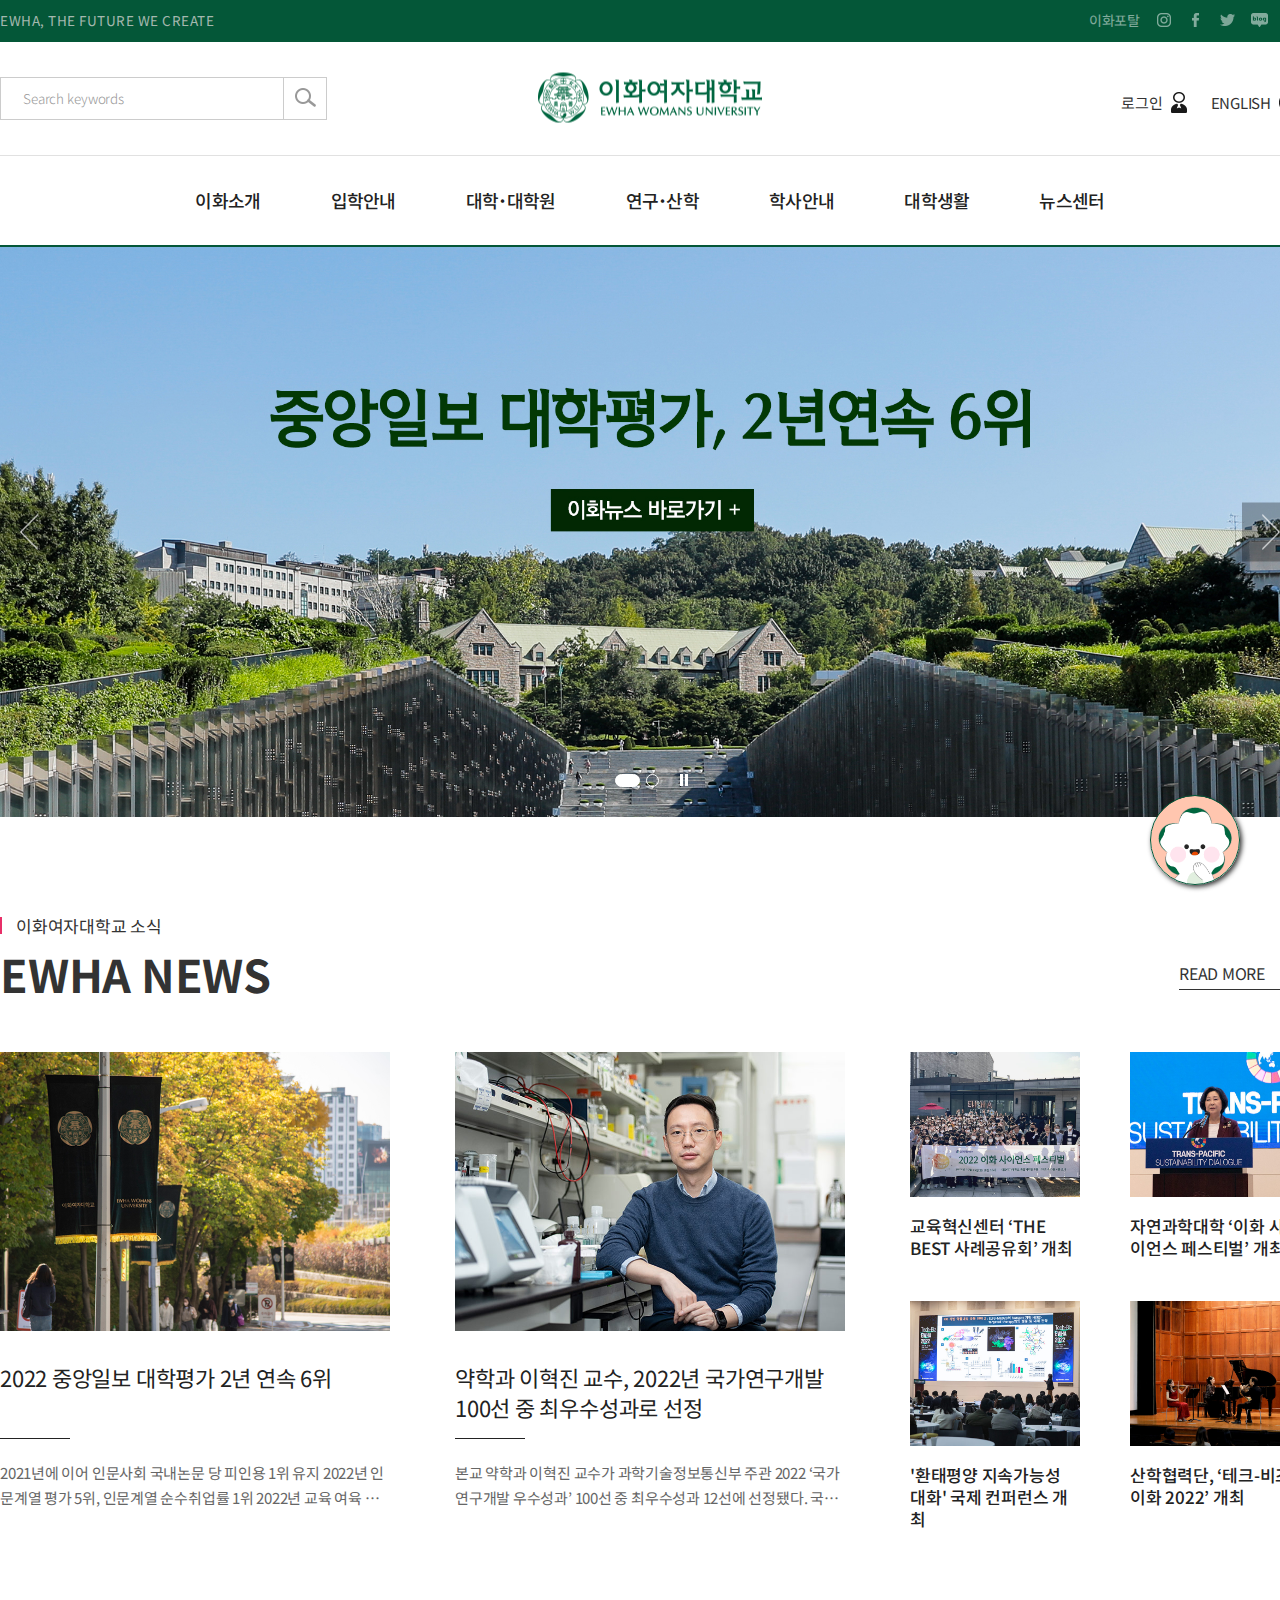
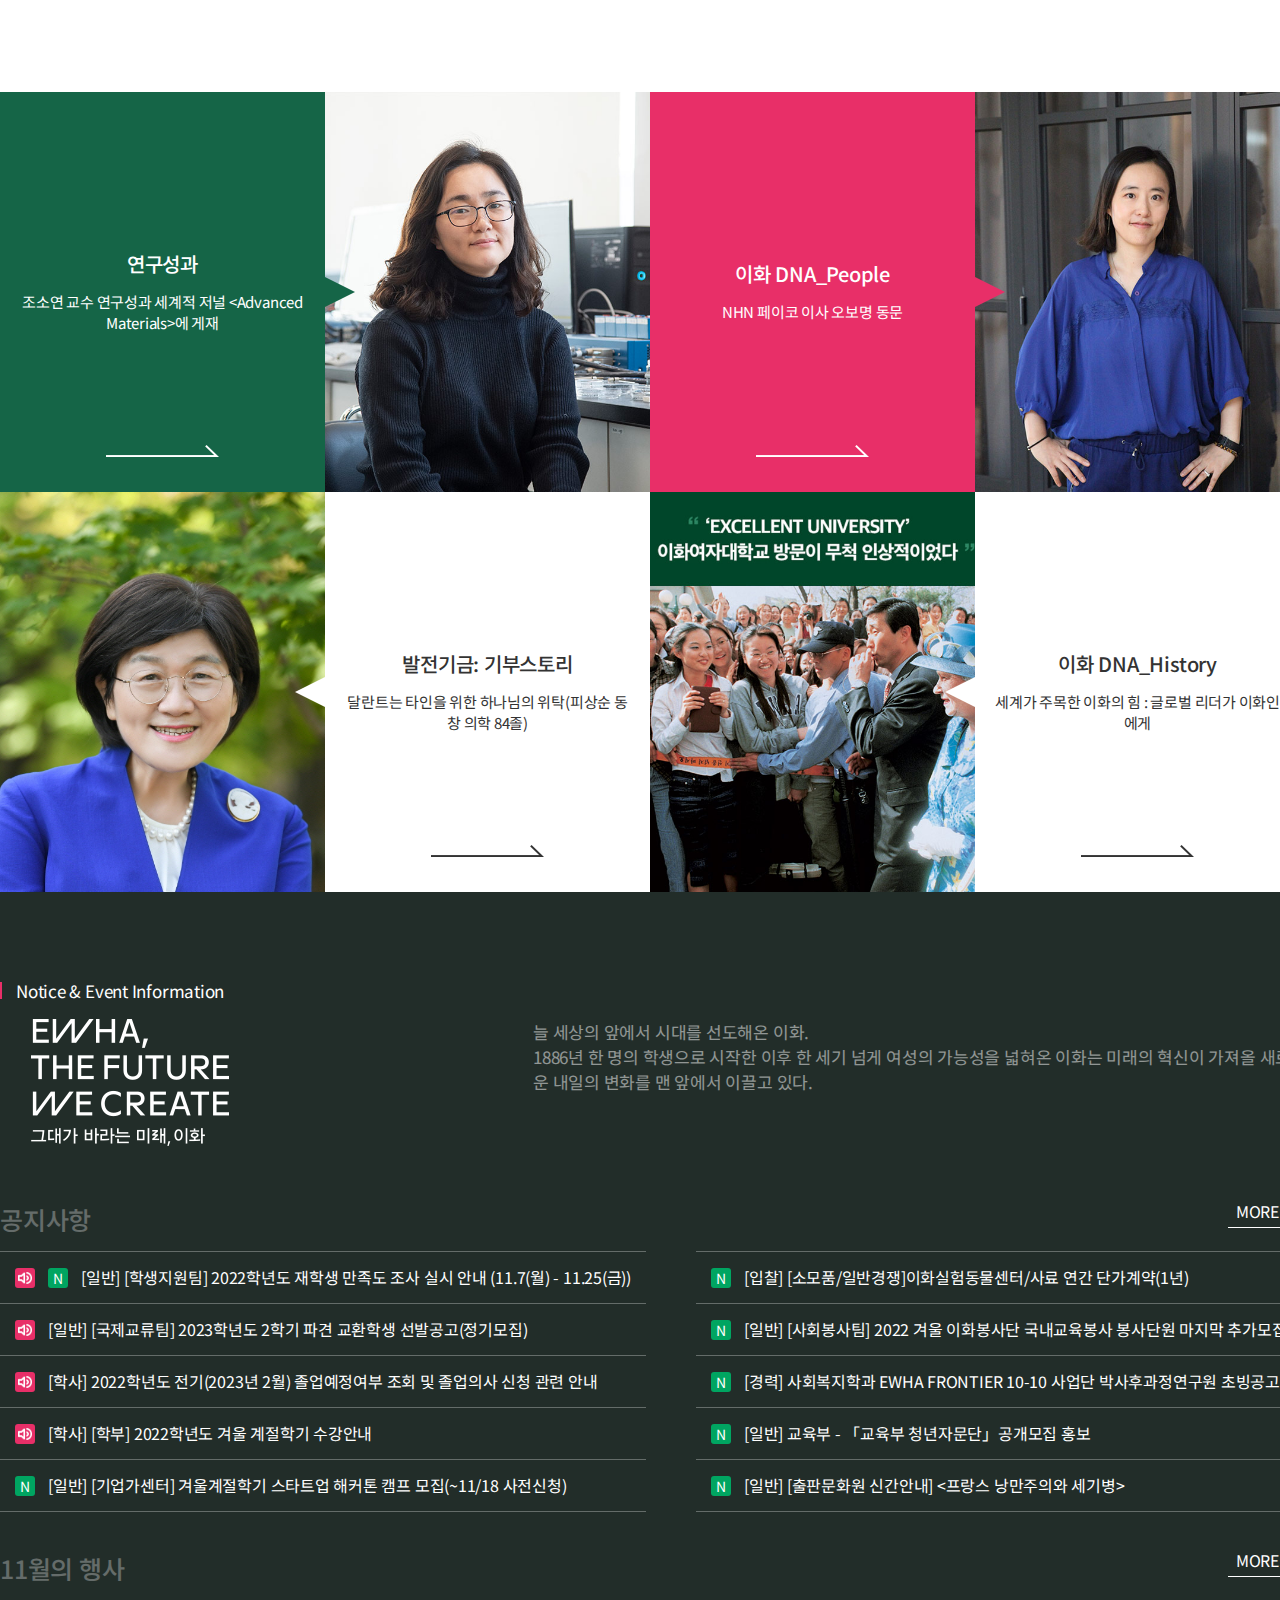
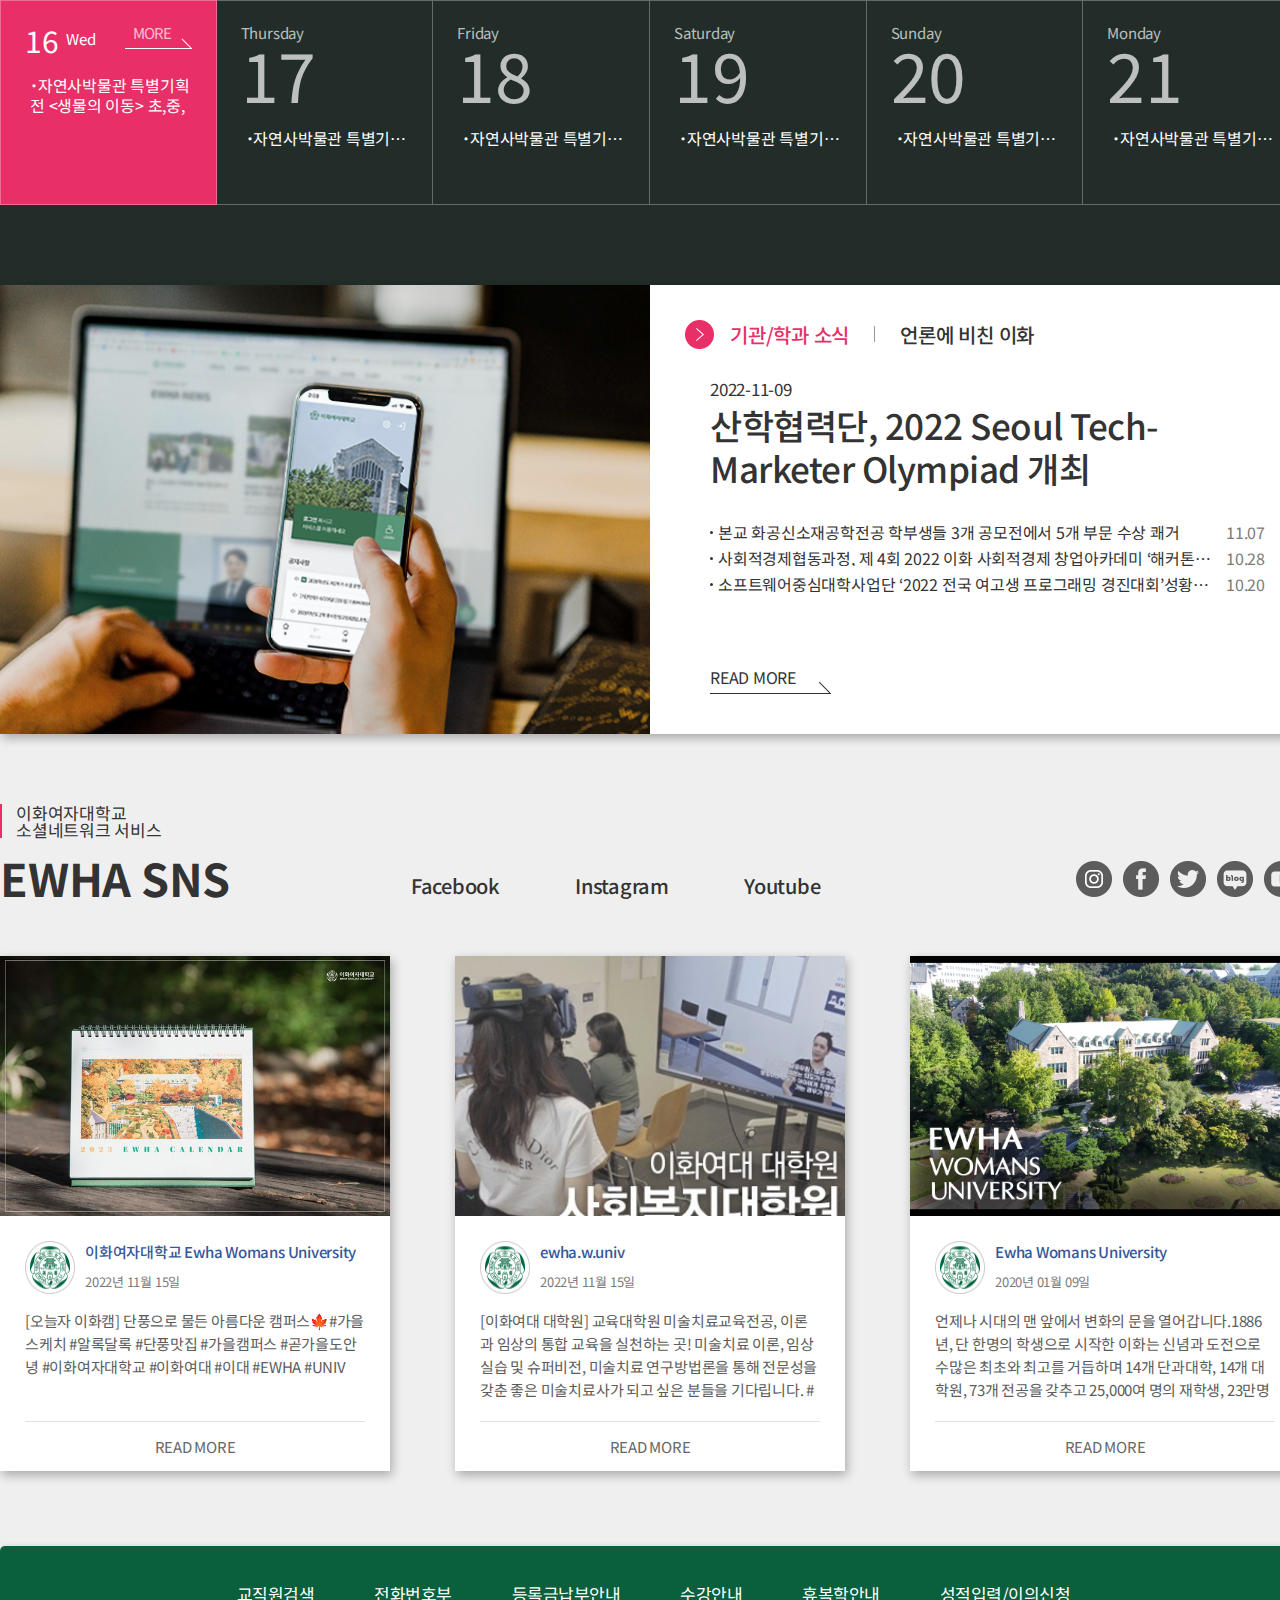
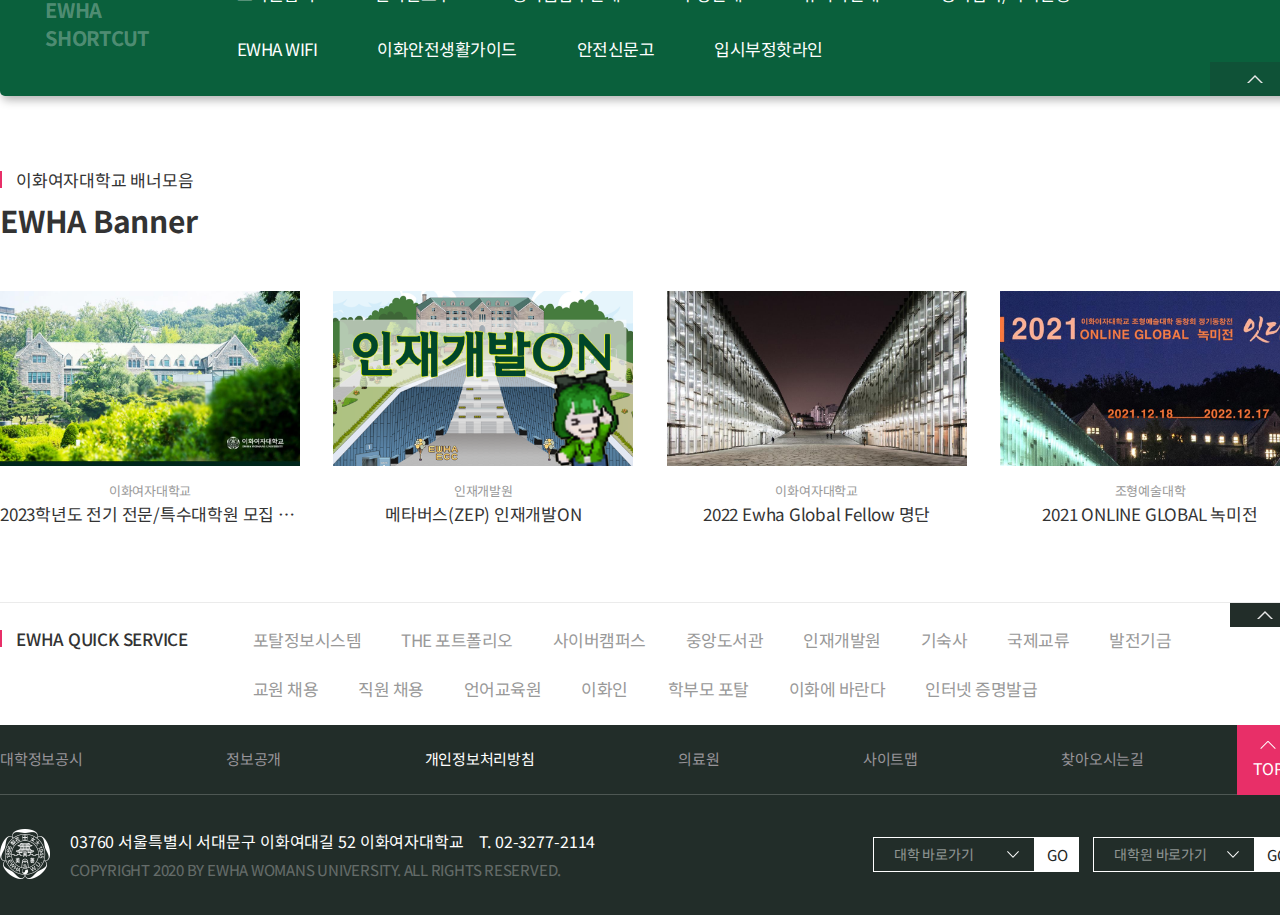
<file: index.html>
<!DOCTYPE html>
<html lang="en">

<head>
  <meta charset="UTF-8">
  <meta http-equiv="X-UA-Compatible" content="IE=edge">
  <meta name="viewport" content="width=device-width, initial-scale=1.0, user-scalable=no">
  <title>이화여자대학교</title>
  <link rel="apple-touch-icon" sizes="57x57" href="./assets/img/favicon/apple-icon-57x57.png">
  <link rel="apple-touch-icon" sizes="60x60" href="./assets/img/favicon/apple-icon-60x60.png">
  <link rel="apple-touch-icon" sizes="72x72" href="./assets/img/favicon/apple-icon-72x72.png">
  <link rel="apple-touch-icon" sizes="76x76" href="./assets/img/favicon/apple-icon-76x76.png">
  <link rel="apple-touch-icon" sizes="114x114" href="./assets/img/favicon/apple-icon-114x114.png">
  <link rel="apple-touch-icon" sizes="120x120" href="./assets/img/favicon/apple-icon-120x120.png">
  <link rel="apple-touch-icon" sizes="144x144" href="./assets/img/favicon/apple-icon-144x144.png">
  <link rel="apple-touch-icon" sizes="152x152" href="./assets/img/favicon/apple-icon-152x152.png">
  <link rel="apple-touch-icon" sizes="180x180" href="./assets/img/favicon/apple-icon-180x180.png">
  <link rel="icon" type="image/png" sizes="192x192" href="./assets/img/favicon/android-icon-192x192.png">
  <link rel="icon" type="image/png" sizes="32x32" href="./assets/img/favicon/favicon-32x32.png">
  <link rel="icon" type="image/png" sizes="96x96" href="./assets/img/favicon/favicon-96x96.png">
  <link rel="icon" type="image/png" sizes="16x16" href="./assets/img/favicon/favicon-16x16.png">
  <link href="https://fonts.googleapis.com/css2?family=Noto+Sans+KR:wght@100;300;400;500;700;900&display=swap"
    rel="stylesheet">
  <link rel="stylesheet" href="./scss/style.css">
  <script src="./js/common.js"></script>
  <script src="./js/main.js"></script>
</head>

<body>
  <div class="wrap">
    <div class="side-btn">
      <div class="quick-btn"></div>
      <div class="chat-wrap"></div>
    </div>

    <header class="header">
      <div class="header-top">
        <div class="inner">
          <div class="left">
            <p>EWHA, THE FUTURE WE CREATE</p>
          </div>
          <div class="right">
            <div class="util-area">
              <ul>
                <li><a href="#">이화포탈</a></li>
                <li><a href="#"><img src="./assets/img/top-instagram-icon.png" alt="util icon"></a></li>
                <li><a href="#"><img src="./assets/img/top-facebook-icon.png" alt="util icon"></a></li>
                <li><a href="#"><img src="./assets/img/top-twitter-icon.png" alt="util icon"></a></li>
                <li><a href="#"><img src="./assets/img/top-blog-icon.png" alt="util icon"></a></li>
                <li><a href="#"><img src="./assets/img/top-youtube-icon.png" alt="util icon"></a></li>
              </ul>
            </div>
          </div>
        </div>
      </div>
      <div class="header-middle">
        <div class="inner">
          <div class="search-wrap">
            <form>
              <input type="text" placeholder="Search keywords">
              <button type="submit"><img src="./assets/img/search-icon-1.png" alt="search icon"></button>
            </form>
          </div>
          <div class="logo-wrap">
            <img src="./assets/img/logo-img.png" alt="logo image">
          </div>
          <div class="login-wrap">
            <ul>
              <li><a href="#">
                  <span>로그인</span>
                  <img src="./assets/img/login-icon.png" alt="login icon">
                </a></li>
              <li><a href="#">
                  <span>English</span>
                  <img src="./assets/img/lang-icon.png" alt="language icon">
                </a></li>
            </ul>
          </div>
        </div>
      </div>
      <div class="header-bottom">
        <div class="inner">
          <nav>
            <ul class="main-menu">
              <li>
                <a href="#" class="current">이화소개</a>
                <div class="sub-menu">
                  <ul>
                    <li>
                      <a href="#" class="introduce">총장실</a>
                      <ul>
                        <li><a href="#" class="introduce">인사말</a></li>
                        <li><a href="#">프로필</a></li>
                        <li><a href="#">총장활동</a></li>
                        <li><a href="#">역대총장</a></li>
                      </ul>
                    </li>
                    <li>
                      <a href="#">학교법인</a>
                      <ul>
                        <li><a href="#">학교법인 이화학당</a></li>
                        <li><a href="#">법인이사회</a></li>
                        <li><a href="#">산하 교육기관</a></li>
                      </ul>
                    </li>
                    <li>
                      <a href="#">이화정신 / 비전</a>
                      <ul>
                        <li><a href="#">교육목적</a></li>
                        <li><a href="#">교육목표</a></li>
                        <li><a href="#">인재상 및 핵심역량</a></li>
                        <li><a href="#">이화비전</a></li>
                        <li><a href="#">비전선언문</a></li>
                      </ul>
                    </li>
                    <li>
                      <a href="#">이화역사 / 상징</a>
                      <ul>
                        <li><a href="#">연혁</a></li>
                        <li><a href="#">역사</a></li>
                        <li><a href="#">캠퍼스역사</a></li>
                        <li><a href="#">교명</a></li>
                        <li><a href="#">교훈</a></li>
                        <li><a href="#">교가 / 노래</a></li>
                        <li><a href="#">교표</a></li>
                        <li><a href="#">UI / SI</a></li>
                      </ul>
                    </li>
                    <li>
                      <a href="#">학교현황</a>
                      <ul>
                        <li><a href="#">일반현황</a></li>
                        <li><a href="#">예결산공고</a></li>
                        <li><a href="#">등록금심의위원회</a></li>
                        <li><a href="#">기관장업무추진비</a></li>
                        <li><a href="#">기부금 공시</a></li>
                        <li><a href="#">대학평의원회</a></li>
                        <li><a href="#">대학자체평가</a></li>
                        <li><a href="#">규칙집</a></li>
                      </ul>
                    </li>
                    <li>
                      <a href="#">기관안내</a>
                      <ul>
                        <li><a href="#">기구표</a></li>
                        <li><a href="#">부총장</a></li>
                        <li><a href="#">중앙행정기관</a></li>
                        <li><a href="#">직·부속기관</a></li>
                      </ul>
                    </li>
                    <li>
                      <a href="#">캠퍼스안내</a>
                      <ul>
                        <li><a href="#">찾아오시는길</a></li>
                        <li><a href="#">캠퍼스맵</a></li>
                        <li><a href="#">VR 투어</a></li>
                        <li><a href="#">캠퍼스투어</a></li>
                        <li><a href="#">주차안내</a></li>
                        <li><a href="#">교직원검색</a></li>
                        <li><a href="#">전화번호부</a></li>
                      </ul>
                    </li>
                  </ul>
                </div>
              </li>
              <li>
                <a href="#">입학안내</a>
                <div class="sub-menu">
                  <ul>
                    <li>
                      <a href="#" class="information">대학 입학</a>
                    </li>
                    <li>
                      <a href="#">일반대학원 입학</a>
                    </li>
                    <li>
                      <a href="#">전문·특수대학원 입학</a>
                    </li>
                  </ul>
                </div>
              </li>
              <li>
                <a href="#">대학˙대학원</a>
                <div class="sub-menu">
                  <ul>
                    <li>
                      <a href="#" class="university">대학</a>
                      <ul>
                        <li><a href="#" class="university">인문과학대학</a></li>
                        <li><a href="#">사회과학대학</a></li>
                        <li><a href="#">자연과학대학</a></li>
                        <li><a href="#">엘텍공과대학</a></li>
                        <li><a href="#">음악대학</a></li>
                        <li><a href="#">조형예술대학</a></li>
                        <li><a href="#">사범대학</a></li>
                        <li><a href="#">경영대학</a></li>
                      </ul>
                    </li>
                    <li>
                      <a href="#">대학</a>
                      <ul>
                        <li><a href="#">신산업융합대학</a></li>
                        <li><a href="#">의과대학</a></li>
                        <li><a href="#">간호대학</a></li>
                        <li><a href="#">약학대학</a></li>
                        <li><a href="#">스크랜튼대학</a></li>
                        <li><a href="#">AI융합학부</a></li>
                        <li><a href="#">호크마교양대학</a></li>
                      </ul>
                    </li>
                    <li>
                      <a href="#">일반대학원</a>
                      <ul>
                        <li><a href="#">인문사회계열</a></li>
                        <li><a href="#">자연과학계열</a></li>
                        <li><a href="#">공학계열</a></li>
                        <li><a href="#">예체능계열</a></li>
                        <li><a href="#">의학계열</a></li>
                        <li><a href="#">학과간협동과정</a></li>
                      </ul>
                    </li>
                    <li>
                      <a href="#">전문대학원</a>
                      <ul>
                        <li><a href="#">국제대학원</a></li>
                        <li><a href="#">통역번역대학원</a></li>
                        <li><a href="#">경영전문대학원</a></li>
                        <li><a href="#">법학전문대학원</a></li>
                      </ul>
                    </li>
                    <li>
                      <a href="#">특수대학원</a>
                      <ul>
                        <li><a href="#">교육대학원</a></li>
                        <li><a href="#">디자인대학원</a></li>
                        <li><a href="#">사회복지대학원</a></li>
                        <li><a href="#">신학대학원</a></li>
                        <li><a href="#">정책과학대학원</a></li>
                        <li><a href="#">공연예술대학원</a></li>
                        <li><a href="#">임상바이오헬스대학원</a></li>
                        <li><a href="#">임상치의학대학원</a></li>
                        <li><a href="#">외국어교육특수대학원</a></li>
                        <li><a href="#">데이터사이언스대학원</a></li>
                      </ul>
                    </li>
                  </ul>
                </div>
              </li>
              <li>
                <a href="#">연구˙산학</a>
                <div class="sub-menu">
                  <ul>
                    <li>
                      <a href="#">연구처/산학협력단 안내</a>
                    </li>
                    <li>
                      <a href="#">연구자 정보(PURE)</a>
                    </li>
                    <li>
                      <a href="#">연구성과</a>
                    </li>
                    <li>
                      <a href="#">연구소식</a>
                    </li>
                    <li>
                      <a href="#">연구기관</a>
                    </li>
                  </ul>
                </div>
              </li>
              <li>
                <a href="#">학사안내</a>
                <div class="sub-menu">
                  <ul>
                    <li>
                      <a href="#">학사일정</a>
                      <ul>
                        <li><a href="#">2023</a></li>
                        <li><a href="#">2022</a></li>
                        <li><a href="#">2021</a></li>
                        <li><a href="#">2020</a></li>
                        <li><a href="#">2019</a></li>
                        <li><a href="#">2018</a></li>
                        <li><a href="#">2017</a></li>
                        <li><a href="#">2016</a></li>
                        <li><a href="#">2015</a></li>
                        <li><a href="#">2014</a></li>
                      </ul>
                    </li>
                    <li>
                      <a href="#">학사정보</a>
                      <ul>
                        <li><a href="#">등록</a></li>
                        <li><a href="#">학적변동</a></li>
                        <li><a href="#">전공선택</a></li>
                        <li><a href="#">수강</a></li>
                        <li><a href="#">성적</a></li>
                        <li><a href="#">학점인정</a></li>
                        <li><a href="#">졸업</a></li>
                        <li><a href="#">교원자격증</a></li>
                        <li><a href="#">평생교육사자격증</a></li>
                        <li><a href="#">학·석사 연계과정</a></li>
                      </ul>
                    </li>
                    <li>
                      <a href="#">장학</a>
                      <ul>
                        <li><a href="#">장학일정</a></li>
                        <li><a href="#">장학공지</a></li>
                        <li><a href="#">장학금 안내</a></li>
                        <li><a href="#">장학FAQ</a></li>
                      </ul>
                    </li>
                    <li>
                      <a href="#">교과과정</a>
                      <ul>
                        <li><a href="#">교과과정 및 교과목 소개</a></li>
                        <li><a href="#">전공별 교과과정 보기</a></li>
                        <li><a href="#">외국인학생 예외사항</a></li>
                      </ul>
                    </li>
                    <li>
                      <a href="#">강의시간표/계획안</a>
                      <ul>
                        <li><a href="#">학부</a></li>
                        <li><a href="#">대학원</a></li>
                      </ul>
                    </li>
                    <li>
                      <a href="#">국제교류 프로그램</a>
                      <ul>
                        <li><a href="#">교환학생</a></li>
                        <li><a href="#">해외학습</a></li>
                        <li><a href="#">단기특별교류</a></li>
                      </ul>
                    </li>
                    <li>
                      <a href="#">증명발급</a>
                      <ul>
                        <li><a href="#">증명발급안내</a></li>
                      </ul>
                    </li>
                  </ul>
                </div>
              </li>
              <li>
                <a href="#">대학생활</a>
                <div class="sub-menu">
                  <ul>
                    <li>
                      <a href="#">학생활동</a>
                      <ul>
                        <li><a href="#">학생단체 활동 가이드</a></li>
                        <li><a href="#">학생회</a></li>
                        <li><a href="#">중앙동아리</a></li>
                        <li><a href="#">서포터즈</a></li>
                        <li><a href="#">언론활동</a></li>
                        <li><a href="#">사회봉사</a></li>
                        <li><a href="#">멘토링</a></li>
                        <li><a href="#">이화 ROTC</a></li>
                      </ul>
                    </li>
                    <li>
                      <a href="#">학사정보</a>
                      <ul>
                        <li><a href="#">취업/현장실습지원</a></li>
                        <li><a href="#">학술지원</a></li>
                        <li><a href="#">행사지원</a></li>
                        <li><a href="#">상담지원</a></li>
                        <li><a href="#">고시지원</a></li>
                        <li><a href="#">장애학생지원</a></li>
                        <li><a href="#">북한이탈주민학생지원</a></li>
                        <li><a href="#">학생증 발급</a></li>
                        <li><a href="#">기타서비스</a></li>
                      </ul>
                    </li>
                    <li>
                      <a href="#">생활지원</a>
                      <ul>
                        <li><a href="#">식당</a></li>
                        <li><a href="#">기숙사</a></li>
                        <li><a href="#">휘트니스/체육시설</a></li>
                        <li><a href="#">편의시설</a></li>
                        <li><a href="#">대학건강센터</a></li>
                        <li><a href="#">기도실</a></li>
                        <li><a href="#">수련관</a></li>
                        <li><a href="#">공간사용안내</a></li>
                      </ul>
                    </li>
                    <li>
                      <a href="#">IT/기술지원</a>
                      <ul>
                        <li><a href="#">메일</a></li>
                        <li><a href="#">네트워크/DNS</a></li>
                        <li><a href="#">홈페이지</a></li>
                        <li><a href="#">이화앱</a></li>
                        <li><a href="#">공용소프트웨어</a></li>
                        <li><a href="#">노트북</a></li>
                        <li><a href="#">개방실습실</a></li>
                        <li><a href="#">IT One-Stop 서비스</a></li>
                        <li><a href="#">강의실 기술지원</a></li>
                        <li><a href="#">IT FAQ</a></li>
                      </ul>
                    </li>
                  </ul>
                </div>
              </li>
              <li>
                <a href="#">뉴스센터</a>
                <div class="sub-menu">
                  <ul>
                    <li>
                      <a href="#">이화뉴스</a>
                    </li>
                    <li>
                      <a href="#">공지사항</a>
                    </li>
                    <li>
                      <a href="#">행사/소식</a>
                      <ul>
                        <li><a href="#">행사안내</a></li>
                        <li><a href="#">기관/학과 소식</a></li>
                        <li><a href="#">언론에 비친 이화</a></li>
                      </ul>
                    </li>
                    <li>
                      <a href="#">이화 DNA</a>
                      <ul>
                        <li><a href="#">History</a></li>
                        <li><a href="#">People</a></li>
                        <li><a href="#">기부스토리</a></li>
                      </ul>
                    </li>
                    <li>
                      <a href="#">이화 홍보</a>
                      <ul>
                        <li><a href="#">홍보영상 라이브러리</a></li>
                        <li><a href="#">홍보책자</a></li>
                        <li><a href="#">이화소식지</a></li>
                        <li><a href="#">Ewha SPOTLIGHT</a></li>
                      </ul>
                    </li>
                    <li>
                      <a href="#">이화 포토</a>
                    </li>
                  </ul>
                </div>
              </li>
            </ul>
          </nav>
        </div>
      </div>
    </header>

    <main class="main">
      <div class="main-wrap">
        <div class="main-img img1" id="last-clone">
          <img src="./assets/img/main-img-1.jpg" alt="main image">
        </div>
        <div class="main-img img2">
          <img src="./assets/img/main-img-2.jpg" alt="main image">
        </div>
        <div class="main-img img3">
          <img src="./assets/img/main-img-1.jpg" alt="main image">
        </div>
        <div class="main-img img4" id="first-clone">
          <img src="./assets/img/main-img-2.jpg" alt="main image">
        </div>
      </div>
      <div class="btn-wrap">
        <div class="prev btn"></div>
        <div class="next btn"></div>
      </div>
      <div class="pagination">
        <div class="first btn on"></div>
        <div class="second btn"></div>
        <div class="play-pause-btn" id="pause"><img src="./assets/img/pause-btn.png" alt="pause button"></div>
      </div>
    </main>

    <section class="content-wrap news">
      <div class="inner">
        <div class="section-top">
          <h4 class="sub-title">이화여자대학교 소식</h4>
          <div class="title-wrap">
            <h2 class="main-title">EWHA NEWS</h2>
            <div class="more-btn">
              <a href="#">READ MORE</a>
            </div>
          </div>
        </div>
        <div class="section-bottom">
          <article>
            <img src="./assets/img/news-img-0.jpg" alt="news thumbnail">
            <h3>2022 중앙일보 대학평가 2년 연속 6위</h3>
            <p>2021년에 이어 인문사회 국내논문 당 피인용 1위 유지 2022년 인문계열 평가 5위, 인문계열 순수취업률 1위 2022년 교육 여육 여건 및 
              학생교육 및 성과에서 약진 본교는 21년 「인문사회 국내논문 당 피인용」 1위, 「순수 취업률」 5위로  2년 만에 진행된 중앙일보 평가에서 2단계 상승한 종합평가 6위를 차지한데 이어, 올해도 교육 여건 및 학생교육 성과 부문의 약진을 보이며 서울대, 연세대, 성균관대, 한양대, 고려대에 이어 2년 연속 6위를 유지했다.
            </p>
          </article>
          <article>
            <img src="./assets/img/news-img-1.jpg" alt="news thumbnail">
            <h3>약학과 이혁진 교수, 2022년 국가연구개발 100선 중 최우수성과로 선정</h3>
            <p>본교 약학과 이혁진 교수가 과학기술정보통신부 주관 2022 ‘국가연구개발 우수성과’ 100선 중 최우수성과 12선에 선정됐다.
              국가연구개발 우수성과 100선은 과학기술인의 자긍심을 고취하고 국가연구개발사업의 중요성에 대해 국민 공감대를 확산하고자 2006년부터 매년 시행하고 있으며 올해로 17년째를 맞이했다.
            </p>
          </article>
          <article class="mini-wrap">
            <section class="mini">
              <img src="./assets/img/news-img-3.jpg" alt="news thumbnail">
              <h5>교육혁신센터 ‘THE BEST 사례공유회’ 개최</h5>
            </section>
            <section class="mini">
              <img src="./assets/img/news-img-4.jpg" alt="news thumbnail">
              <h5>자연과학대학 ‘이화 사이언스 페스티벌’ 개최</h5>
            </section>
            <section class="mini">
              <img src="./assets/img/news-img-5.jpg" alt="news thumbnail">
              <h5>'환태평양 지속가능성 대화' 국제 컨퍼런스 개최</h5>
            </section>
            <section class="mini">
              <img src="./assets/img/news-img-6.jpg" alt="news thumbnail">
              <h5>산학협력단, ‘테크-비즈 이화 2022’ 개최</h5>
            </section>
          </article>
        </div>
      </div>
    </section>

    <section class="content-wrap people">
      <section class="top">
        <div class="right-arrow green">
          <div class="people-info">
            <h4>연구성과</h4>
            <p>조소연 교수 연구성과 세계적 저널 &lt;Advanced Materials&gt;에 게재</p>
          </div>
          <div class="people-img"><img src="./assets/img/menu-img-1.jpg" alt="people thumbnail"></div>
        </div>
        <div class="right-arrow pink">
          <div class="people-info">
            <h4>이화 DNA_People</h4>
            <p>NHN 페이코 이사 오보명 동문</p>
          </div>
          <div class="people-img"><img src="./assets/img/menu-img-2.jpg" alt="people thumbnail"></div>
        </div>
      </section>
      <section class="bottom">
        <div class="left-arrow">
          <div class="people-img"><img src="./assets/img/menu-img-3.jpg" alt="people thumbnail"></div>
          <div class="people-info">
            <h4>발전기금: 기부스토리</h4>
            <p>달란트는 타인을 위한 하나님의 위탁(피상순 동창 의학 84졸)</p>
          </div>
        </div>
        <div class="left-arrow">
          <div class="people-img"><img src="./assets/img/menu-img-4.jpg" alt="people thumbnail"></div>
          <div class="people-info">
            <h4>이화 DNA_History</h4>
            <p>세계가 주목한 이화의 힘 : 글로벌 리더가 이화인에게</p>
          </div>
        </div>
      </section>
    </section>

    <section class="content-wrap notice">
      <div class="inner">
        <div class="section-top">
          <h4 class="sub-title white">Notice & Event Information</h4>
          <div class="title-wrap">
            <h2 class="main-title"><img src="./assets/img/slogan-img-mini.png" alt="notice title image"></h2>
            <div class="text-wrap">
              <p>늘 세상의 앞에서 시대를 선도해온 이화.<br>
                1886년 한 명의 학생으로 시작한 이후 한 세기 넘게 여성의 가능성을 넓혀온 이화는 미래의 혁신이 가져올 새로운 내일의 변화를 맨 앞에서 이끌고 있다.</p>
            </div>
          </div>
        </div>
        <div class="section-bottom">
          <div class="notice-wrap">
            <div class="inner-title">
              <h4>공지사항</h4>
              <div class="more-btn">
                <a href="#">MORE</a>
              </div>
            </div>
            <div class="notice-list">
              <ul>
                <li><a href="#"><span class="alert"><img src="./assets/img/notice-icon.png"
                        alt="alert icon"></span><span class="new">N</span>[일반] [학생지원팀] 2022학년도 재학생 만족도 조사 실시
                    안내 (11.7(월) - 11.25(금))</a></li>
                <li><a href="#"><span class="alert"><img src="./assets/img/notice-icon.png" alt="alert icon"></span>[일반]
                    [국제교류팀]
                    2023학년도 2학기 파견 교환학생 선발공고(정기모집)</a></li>
                <li><a href="#"><span class="alert"><img src="./assets/img/notice-icon.png" alt="alert icon"></span>[학사]
                    2022학년도 전기(2023년 2월) 졸업예정여부 조회 및 졸업의사 신청 관련 안내</a></li>
                <li><a href="#"><span class="alert"><img src="./assets/img/notice-icon.png" alt="alert icon"></span>[학사]
                    [학부] 2022학년도 겨울 계절학기 수강안내</a></li>
                <li><a href="#"><span class="new">N</span>[일반] [기업가센터] 겨울계절학기 스타트업 해커톤 캠프 모집(~11/18 사전신청)</a></li>
              </ul>
              <ul>
                <li><a href="#"><span class="new">N</span>[입찰] [소모품/일반경쟁]이화실험동물센터/사료 연간 단가계약(1년)</a></li>
                <li><a href="#"><span class="new">N</span>[일반] [사회봉사팀] 2022 겨울 이화봉사단 국내교육봉사 봉사단원 마지막 추가모집</a></li>
                <li><a href="#"><span class="new">N</span>[경력] 사회복지학과 EWHA FRONTIER 10-10 사업단 박사후과정연구원 초빙공고</a></li>
                <li><a href="#"><span class="new">N</span>[일반] 교육부 - 「교육부 청년자문단」공개모집 홍보</a></li>
                <li><a href="#"><span class="new">N</span>[일반] [출판문화원 신간안내] <프랑스 낭만주의와 세기병></a></li>
              </ul>
            </div>
          </div>
          <div class="event-wrap">
            <div class="inner-title">
              <h4>11월의 행사</h4>
              <div class="more-btn">
                <a href="#">MORE</a>
              </div>
            </div>
            <div class="event-list">
              <ul>
                <li class="on">
                  <a href="#">
                    <span class="day">Wednesday</span>
                    <h4 class="date">16</h4>
                    <div class="day2">Wed</div>
                    <p>˙자연사박물관 특별기획전 &lt;생물의 이동&gt; 초,중,고</p>
                  </a>
                  <div class="more-btn">
                    <a href="#">MORE</a>
                  </div>
                </li>
                <li>
                  <a href="#">
                    <span class="day">Thursday</span>
                    <h4 class="date">17</h4>
                    <div class="day2">Thu</div>
                    <p>˙자연사박물관 특별기획전 &lt;생물의 이동&gt; 초,중,고</p>
                  </a>
                  <div class="more-btn">
                    <a href="#">MORE</a>
                  </div>
                </li>
                <li>
                  <a href="#">
                    <span class="day">Friday</span>
                    <h4 class="date">18</h4>
                    <div class="day2">Fri</div>
                    <p>˙자연사박물관 특별기획전 &lt;생물의 이동&gt; 초,중,고</p>
                  </a>
                  <div class="more-btn">
                    <a href="#">MORE</a>
                  </div>
                </li>
                <li>
                  <a href="#">
                    <span class="day">Saturday</span>
                    <h4 class="date">19</h4>
                    <div class="day2">Sat</div>
                    <p>˙자연사박물관 특별기획전 &lt;생물의 이동&gt; 초,중,고</p>
                  </a>
                  <div class="more-btn">
                    <a href="#">MORE</a>
                  </div>
                </li>
                <li>
                  <a href="#">
                    <span class="day">Sunday</span>
                    <h4 class="date">20</h4>
                    <div class="day2">Sun</div>
                    <p>˙자연사박물관 특별기획전 &lt;생물의 이동&gt; 초,중,고</p>
                  </a>
                  <div class="more-btn">
                    <a href="#">MORE</a>
                  </div>
                </li>
                <li>
                  <a href="#">
                    <span class="day">Monday</span>
                    <h4 class="date">21</h4>
                    <div class="day2">Mon</div>
                    <p>˙자연사박물관 특별기획전 &lt;생물의 이동&gt; 초,중,고</p>
                  </a>
                  <div class="more-btn">
                    <a href="#">MORE</a>
                  </div>
                </li>
              </ul>
            </div>
          </div>
        </div>
      </div>
    </section>

    <section class="content-wrap press">
      <div class="inner-wrap">
        <div class="inner">
          <div class="img-wrap"></div>
          <div class="text-wrap">
            <div class="title-wrap">
              <h4 class="on">기관/학과 소식</h4>
              <h4>언론에 비친 이화</h4>
            </div>
            <div class="text-box on">
              <p class="date">2022-11-09</p>
              <h2>산학협력단, 2022 Seoul Tech-Marketer Olympiad 개최</h2>
              <ul>
                <li><a href="#">
                    <p>본교 화공신소재공학전공 학부생들 3개 공모전에서 5개 부문 수상 쾌거</p>
                    <span>11.07</span>
                  </a></li>
                <li><a href="#">
                    <p>사회적경제협동과정, 제 4회 2022 이화 사회적경제 창업아카데미 ‘해커톤’ 개최</p>
                    <span>10.28</span>
                  </a></li>
                <li><a href="#">
                    <p>소프트웨어중심대학사업단 ‘2022 전국 여고생 프로그래밍 경진대회’성황리 개최</p>
                    <span>10.20</span>
                  </a></li>
              </ul>
              <div class="more-btn">
                <a href="#">READ MORE</a>
              </div>
            </div>
            <div class="text-box">
              <p class="date">2022-11-16</p>
              <h2>이화여대 캠퍼스타운, 2022 스타일테크 트렌드세미나 개최</h2>
              <ul>
                <li><a href="#">
                    <p>김효근 교수 - “예술가가 걸작을 통해서 감동 주듯 기업도 소비자의 현존감을 자극해야”</p>
                    <span>11.16</span>
                  </a></li>
                <li><a href="#">
                    <p>홍영선 교수 - [독자Q&A] 당뇨병 진단 후 관리하지 않으면?</p>
                    <span>11.16</span>
                  </a></li>
                <li><a href="#">
                    <p>박원곤 교수 - [뉴스포커스] 바이든-시진핑 첫 대면회담…한중 회담 성사되나?</p>
                    <span>11.16</span>
                  </a></li>
              </ul>
              <div class="more-btn">
                <a href="#">READ MORE</a>
              </div>
            </div>
          </div>
        </div>
      </div>
    </section>

    <section class="content-wrap sns">
      <div class="inner">
        <div class="section-top">
          <h4 class="sub-title">이화여자대학교<br>소셜네트워크 서비스</h4>
          <div class="title-wrap">
            <h2 class="main-title">EWHA SNS</h2>
            <ul class="sns-list">
              <li>Facebook</li>
              <li>Instagram</li>
              <li>Youtube</li>
            </ul>
            <ul class="sns-menu">
              <li><a href="#"><img src="./assets/img/sns-icon-1-off.png" alt="sns icon"></a></li>
              <li><a href="#"><img src="./assets/img/sns-icon-2-off.png" alt="sns icon"></a></li>
              <li><a href="#"><img src="./assets/img/sns-icon-3-off.png" alt="sns icon"></a></li>
              <li><a href="#"><img src="./assets/img/sns-icon-4-off.png" alt="sns icon"></a></li>
              <li><a href="#"><img src="./assets/img/sns-icon-5-off.png" alt="sns icon"></a></li>
            </ul>
          </div>
        </div>
        <div class="section-bottom">
          <article class="on">
            <div class="img-wrap">
              <img src="./assets/img/sns-img-1.jpg" alt="sns thumbnail">
            </div>
            <div class="text-wrap">
              <h3>
                <img src="./assets/img/logo-sns-1.png" alt="sns logo">
                <div class="title-wrap">
                  <p>이화여자대학교 Ewha Womans University</p>
                  <span>2022년 11월 15일</span>
                </div>
              </h3>
              <p>[오늘자 이화캠] 단풍으로 물든 아름다운 캠퍼스🍁#가을스케치 #알록달록 #단풍맛집 #가을캠퍼스 #곧가을도안녕 #이화여자대학교 #이화여대 #이대 #EWHA #UNIV</p>
              <a href="#">READ MORE</a>
            </div>
          </article>
          <article class="on">
            <div class="img-wrap">
             <img src="./assets/img/sns-img-2.jpg" alt="sns thumbnail">
            </div>
            <div class="text-wrap">
              <h3>
                <img src="./assets/img/logo-sns-1.png" alt="sns logo">
                <div class="title-wrap">
                  <p>ewha.w.univ</p>
                  <span>2022년 11월 15일</span>
                </div>
              </h3>
              <p>[이화여대 대학원] 교육대학원 미술치료교육전공, 이론과 임상의 통합 교육을 실천하는 곳!
                미술치료 이론, 임상실습 및 슈퍼비전, 미술치료 연구방법론을 통해 전문성을 갖춘 좋은 미술치료사가 되고 싶은 분들을 기다립니다. #교육대학원</p>
                <a href="#">READ MORE</a>
            </div>
          </article>
          <article class="on">
            <div class="img-wrap">
              <img src="./assets/img/sns-img-3.png" alt="sns thumbnail">
            </div>
            <div class="text-wrap">
              <h3>
                <img src="./assets/img/logo-sns-1.png" alt="sns logo">
                <div class="title-wrap">
                  <p>Ewha Womans University</p>
                  <span>2020년 01월 09일</span>
                </div>
              </h5>
              <p>언제나 시대의 맨 앞에서 변화의 문을 열어갑니다.1886년, 단 한명의 학생으로 시작한 이화는 신념과 도전으로 수많은 최초와 최고를 거듭하며 14개 단과대학, 14개 대학원, 73개 전공을 갖추고 25,000여 명의 재학생, 23만명의 동문을 보유한 세계 최대 종합여자대학으로 성장하였습니다.</p>
            <a href="#">READ MORE</a>
          </div>
          </article>
        </div>
      </div>
    </section>

    <section class="content-wrap short-cut">
      <div class="inner">
        <div class="short-cut-box">
          <h3>EWHA<br>SHORTCUT</h3>
          <ul>
            <li><a href="#">교직원검색</a></li>
            <li><a href="#">전화번호부</a></li>
            <li><a href="#">등록금납부안내</a></li>
            <li><a href="#">수강안내</a></li>
            <li><a href="#">휴복학안내</a></li>
            <li><a href="#">성적입력/이의신청</a></li>
            <li><a href="#">EWHA WIFI</a></li>
            <li><a href="#">이화안전생활가이드</a></li>
            <li><a href="#">안전신문고</a></li>
            <li><a href="#">입시부정핫라인</a></li>
          </ul>
          <div class="btn-quick-close"></div>
        </div>
      </div>
    </section>

    <section class="content-wrap banner">
      <div class="inner">
        <div class="section-top">
          <h4 class="sub-title">이화여자대학교 배너모음</h4>
          <div class="title-wrap">
            <h2 class="main-title">EWHA Banner</h2>
          </div>
        </div>
        <div class="section-bottom">
          <article>
            <img src="./assets/img/banner-img-1.jpg" alt="banner thumbnail">
            <span>이화여자대학교</span>
            <p>2023학년도 전기 전문/특수대학원 모집 안내</p>
          </article>
          <article>
            <img src="./assets/img/banner-img-2.png" alt="banner thumbnail">
            <span>인재개발원</span>
            <p>메타버스(ZEP) 인재개발ON</p>
          </article>
          <article>
            <img src="./assets/img/banner-img-3.jpg" alt="banner thumbnail">
            <span>이화여자대학교</span>
            <p>2022 Ewha Global Fellow 명단</p>
          </article>
          <article>
            <img src="./assets/img/banner-img-4.jpg" alt="banner thumbnail">
            <span>조형예술대학</span>
            <p>2021 ONLINE GLOBAL 녹미전</p>
          </article>
        </div>
      </div>
    </section>

    <footer class="footer">
      <div class="inner">
        <div class="footer-quick-box">
          <h4 class="sub-title">EWHA QUICK SERVICE</h4>
          <ul>
            <li><a href="#">포탈정보시스템</a></li>
            <li><a href="#">THE 포트폴리오</a></li>
            <li><a href="#">사이버캠퍼스</a></li>
            <li><a href="#">중앙도서관</a></li>
            <li><a href="#">인재개발원</a></li>
            <li><a href="#">기숙사</a></li>
            <li><a href="#">국제교류</a></li>
            <li><a href="#">발전기금</a></li>
            <li><a href="#">교원 채용</a></li>
            <li><a href="#">직원 채용</a></li>
            <li><a href="#">언어교육원</a></li>
            <li><a href="#">이화인</a></li>
            <li><a href="#">학부모 포탈</a></li>
            <li><a href="#">이화에 바란다</a></li>
            <li><a href="#">인터넷 증명발급</a></li>
          </ul>
          <div class="btn-quick-close"></div>
        </div>
      </div>
      <div class="footer-top">
        <div class="inner">
          <ul>
            <li><a href="#">대학정보공시</a></li>
            <li><a href="#">정보공개</a></li>
            <li class="on"><a href="#">개인정보처리방침</a></li>
            <li><a href="#">의료원</a></li>
            <li><a href="#">사이트맵</a></li>
            <li><a href="#">찾아오시는길</a></li>
          </ul>
          <div class="top-btn">TOP</div>
        </div>
      </div>
      <div class="footer-bottom">
        <div class="inner">
          <img src="./assets/img/logo-footer.png" alt="logo footer">
          <div class="info-box">
            <p class="address">03760 서울특별시 서대문구 이화여대길 52 이화여자대학교 &nbsp;&nbsp;&nbsp;T. 02-3277-2114</p>
            <p class="copyright">COPYRIGHT 2020 BY EWHA WOMANS UNIVERSITY. ALL RIGHTS RESERVED.</p>
          </div>
          <div class="go-btn-wrap">
            <div class="go-btn bachelor">
              <p>대학 바로가기</p>
              <span>GO</span>
              <ul>
                <li><a href="#">인문과학대학</a></li>
                <li><a href="#">사회과학대학</a></li>
                <li><a href="#">자연과학대학</a></li>
                <li><a href="#">엘텍공과대학</a></li>
                <li><a href="#">음악대학</a></li>
                <li><a href="#">조형예술대학</a></li>
                <li><a href="#">사범대학</a></li>
                <li><a href="#">경영대학</a></li>
                <li><a href="#">신산업융합대학</a></li>
                <li><a href="#">의과대학</a></li>
                <li><a href="#">간호대학</a></li>
                <li><a href="#">약학대학</a></li>
                <li><a href="#">스크랜튼대학</a></li>
                <li><a href="#">AI융합학부</a></li>
                <li><a href="#">호크마교양대학</a></li>
              </ul>  
            </div>
            <div class="go-btn master">
              <p>대학원 바로가기</p>
              <span>GO</span>
              <ul>
                <li><a href="#">일반대학원</a></li>
                <li><a href="#">국제대학원</a></li>
                <li><a href="#">통역번역대학원</a></li>
                <li><a href="#">경영전문대학원</a></li>
                <li><a href="#">의학전문대학원</a></li>
                <li><a href="#">법학전문대학원</a></li>
                <li><a href="#">교육대학원</a></li>
                <li><a href="#">디자인대학원</a></li>
                <li><a href="#">사회복지대학원</a></li>
                <li><a href="#">신학대학원</a></li>
                <li><a href="#">정책과학대학원</a></li>
                <li><a href="#">공연예술대학원</a></li>
                <li><a href="#">임상바이오헬스대학원</a></li>
                <li><a href="#">임상치의학대학원</a></li>
                <li><a href="#">외국어교육특수대학원</a></li>
                <li><a href="#">데이터사이언스대학원</a></li>
              </ul>  
            </div>
          </div>
        </div>
      </div>
    </footer>
  </div>
</body>

</html>
</file>
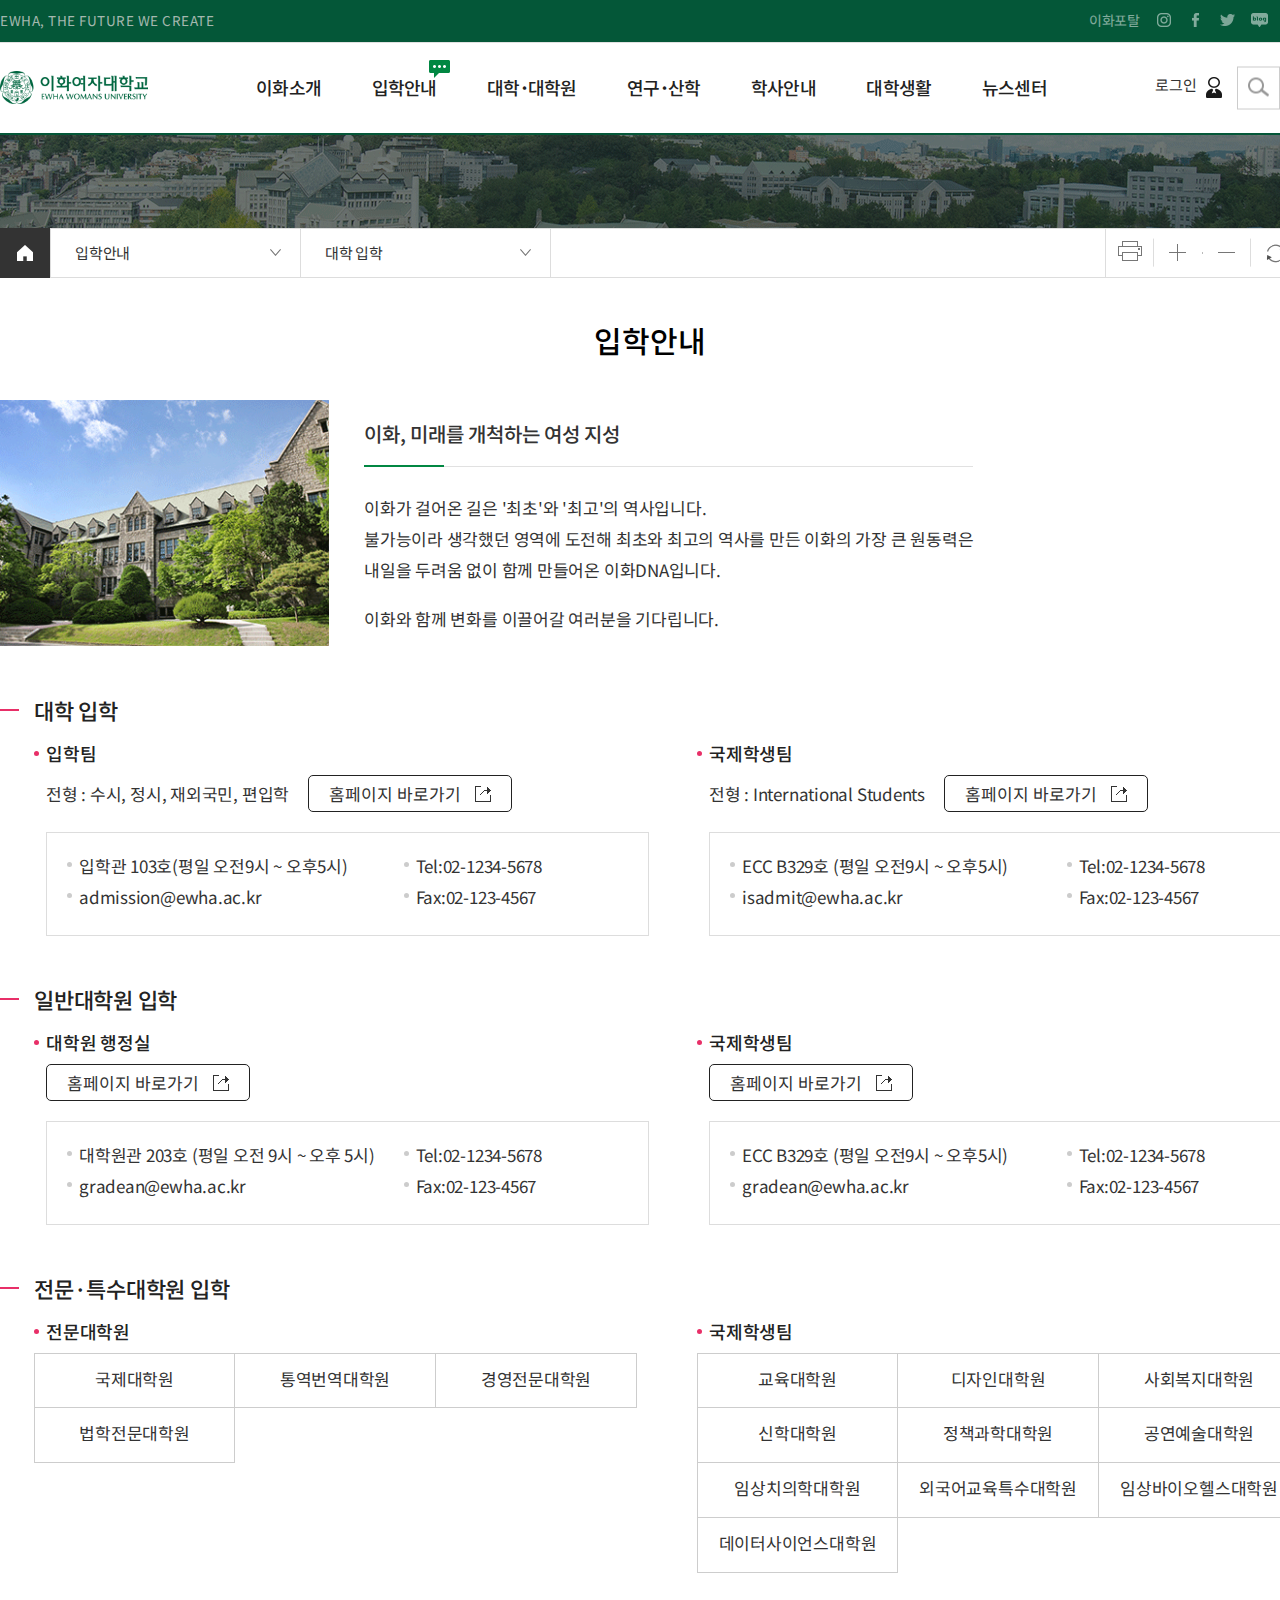
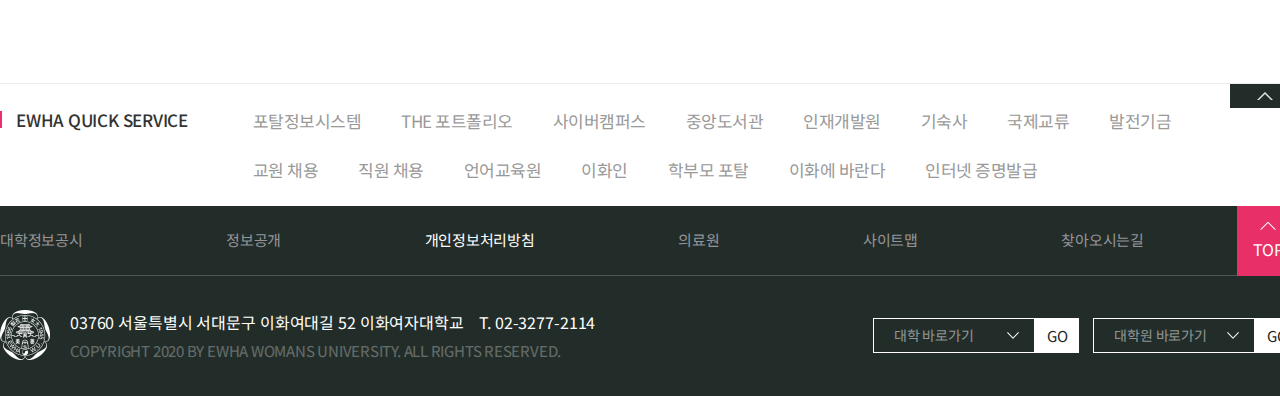
<file: information.html>
<!DOCTYPE html>
<html lang="en">
<head>
  <meta charset="UTF-8">
  <meta http-equiv="X-UA-Compatible" content="IE=edge">
  <meta name="viewport" content="width=device-width, initial-scale=1.0, user-scalable=no">
  <title>이화여자대학교 | 입학안내 | 대학 입학</title>
  <link rel="apple-touch-icon" sizes="57x57" href="./assets/img/favicon/apple-icon-57x57.png">
  <link rel="apple-touch-icon" sizes="60x60" href="./assets/img/favicon/apple-icon-60x60.png">
  <link rel="apple-touch-icon" sizes="72x72" href="./assets/img/favicon/apple-icon-72x72.png">
  <link rel="apple-touch-icon" sizes="76x76" href="./assets/img/favicon/apple-icon-76x76.png">
  <link rel="apple-touch-icon" sizes="114x114" href="./assets/img/favicon/apple-icon-114x114.png">
  <link rel="apple-touch-icon" sizes="120x120" href="./assets/img/favicon/apple-icon-120x120.png">
  <link rel="apple-touch-icon" sizes="144x144" href="./assets/img/favicon/apple-icon-144x144.png">
  <link rel="apple-touch-icon" sizes="152x152" href="./assets/img/favicon/apple-icon-152x152.png">
  <link rel="apple-touch-icon" sizes="180x180" href="./assets/img/favicon/apple-icon-180x180.png">
  <link rel="icon" type="image/png" sizes="192x192" href="./assets/img/favicon/android-icon-192x192.png">
  <link rel="icon" type="image/png" sizes="32x32" href="./assets/img/favicon/favicon-32x32.png">
  <link rel="icon" type="image/png" sizes="96x96" href="./assets/img/favicon/favicon-96x96.png">
  <link rel="icon" type="image/png" sizes="16x16" href="./assets/img/favicon/favicon-16x16.png">
  <link href="https://fonts.googleapis.com/css2?family=Noto+Sans+KR:wght@100;300;400;500;700;900&display=swap"
    rel="stylesheet">
  <link rel="stylesheet" href="./scss/information.css">
  <script src="./js/common.js"></script>
  <script src="./js/sub.js"></script>
</head>
<body>
  <div class="wrap">
    <header class="header">
      <div class="header-top">
        <div class="inner">
          <div class="left">
            <p>EWHA, THE FUTURE WE CREATE</p>
          </div>
          <div class="right">
            <div class="util-area">
              <ul>
                <li><a href="#">이화포탈</a></li>
                <li><a href="#"><img src="./assets/img/top-instagram-icon.png" alt="util icon"></a></li>
                <li><a href="#"><img src="./assets/img/top-facebook-icon.png" alt="util icon"></a></li>
                <li><a href="#"><img src="./assets/img/top-twitter-icon.png" alt="util icon"></a></li>
                <li><a href="#"><img src="./assets/img/top-blog-icon.png" alt="util icon"></a></li>
                <li><a href="#"><img src="./assets/img/top-youtube-icon.png" alt="util icon"></a></li>
              </ul>
            </div>
          </div>
        </div>
      </div>
      <div class="header-bottom">
        <div class="inner">
          <div class="logo-wrap">
            <img src="./assets/img/logo-img.png" alt="logo image">
          </div>
          <nav>
            <ul class="main-menu">
              <li>
                <a href="#">이화소개</a>
                <div class="sub-menu">
                  <ul>
                    <li>
                      <a href="#" class="introduce">총장실</a>
                      <ul>
                        <li><a href="#" class="introduce">인사말</a></li>
                        <li><a href="#">프로필</a></li>
                        <li><a href="#">총장활동</a></li>
                        <li><a href="#">역대총장</a></li>
                      </ul>
                    </li>
                    <li>
                      <a href="#">학교법인</a>
                      <ul>
                        <li><a href="#">학교법인 이화학당</a></li>
                        <li><a href="#">법인이사회</a></li>
                        <li><a href="#">산하 교육기관</a></li>
                      </ul>
                    </li>
                    <li>
                      <a href="#">이화정신 / 비전</a>
                      <ul>
                        <li><a href="#">교육목적</a></li>
                        <li><a href="#">교육목표</a></li>
                        <li><a href="#">인재상 및 핵심역량</a></li>
                        <li><a href="#">이화비전</a></li>
                        <li><a href="#">비전선언문</a></li>
                      </ul>
                    </li>
                    <li>
                      <a href="#">이화역사 / 상징</a>
                      <ul>
                        <li><a href="#">연혁</a></li>
                        <li><a href="#">역사</a></li>
                        <li><a href="#">캠퍼스역사</a></li>
                        <li><a href="#">교명</a></li>
                        <li><a href="#">교훈</a></li>
                        <li><a href="#">교가 / 노래</a></li>
                        <li><a href="#">교표</a></li>
                        <li><a href="#">UI / SI</a></li>
                      </ul>
                    </li>
                    <li>
                      <a href="#">학교현황</a>
                      <ul>
                        <li><a href="#">일반현황</a></li>
                        <li><a href="#">예결산공고</a></li>
                        <li><a href="#">등록금심의위원회</a></li>
                        <li><a href="#">기관장업무추진비</a></li>
                        <li><a href="#">기부금 공시</a></li>
                        <li><a href="#">대학평의원회</a></li>
                        <li><a href="#">대학자체평가</a></li>
                        <li><a href="#">규칙집</a></li>
                      </ul>
                    </li>
                    <li>
                      <a href="#">기관안내</a>
                      <ul>
                        <li><a href="#">기구표</a></li>
                        <li><a href="#">부총장</a></li>
                        <li><a href="#">중앙행정기관</a></li>
                        <li><a href="#">직·부속기관</a></li>
                      </ul>
                    </li>
                    <li>
                      <a href="#">캠퍼스안내</a>
                      <ul>
                        <li><a href="#">찾아오시는길</a></li>
                        <li><a href="#">캠퍼스맵</a></li>
                        <li><a href="#">VR 투어</a></li>
                        <li><a href="#">캠퍼스투어</a></li>
                        <li><a href="#">주차안내</a></li>
                        <li><a href="#">교직원검색</a></li>
                        <li><a href="#">전화번호부</a></li>
                      </ul>
                    </li>
                  </ul>
                </div>
              </li>
              <li>
                <a href="#" class="current">입학안내</a>
                <div class="sub-menu">
                  <ul>
                    <li>
                      <a href="#" class="information">대학 입학</a>
                    </li>
                    <li>
                      <a href="#">일반대학원 입학</a>
                    </li>
                    <li>
                      <a href="#">전문·특수대학원 입학</a>
                    </li>
                  </ul>
                </div>
              </li>
              <li>
                <a href="#">대학˙대학원</a>
                <div class="sub-menu">
                  <ul>
                    <li>
                      <a href="#" class="university">대학</a>
                      <ul>
                        <li><a href="#" class="university">인문과학대학</a></li>
                        <li><a href="#">사회과학대학</a></li>
                        <li><a href="#">자연과학대학</a></li>
                        <li><a href="#">엘텍공과대학</a></li>
                        <li><a href="#">음악대학</a></li>
                        <li><a href="#">조형예술대학</a></li>
                        <li><a href="#">사범대학</a></li>
                        <li><a href="#">경영대학</a></li>
                      </ul>
                    </li>
                    <li>
                      <a href="#">대학</a>
                      <ul>
                        <li><a href="#">신산업융합대학</a></li>
                        <li><a href="#">의과대학</a></li>
                        <li><a href="#">간호대학</a></li>
                        <li><a href="#">약학대학</a></li>
                        <li><a href="#">스크랜튼대학</a></li>
                        <li><a href="#">AI융합학부</a></li>
                        <li><a href="#">호크마교양대학</a></li>
                      </ul>
                    </li>
                    <li>
                      <a href="#">일반대학원</a>
                      <ul>
                        <li><a href="#">인문사회계열</a></li>
                        <li><a href="#">자연과학계열</a></li>
                        <li><a href="#">공학계열</a></li>
                        <li><a href="#">예체능계열</a></li>
                        <li><a href="#">의학계열</a></li>
                        <li><a href="#">학과간협동과정</a></li>
                      </ul>
                    </li>
                    <li>
                      <a href="#">전문대학원</a>
                      <ul>
                        <li><a href="#">국제대학원</a></li>
                        <li><a href="#">통역번역대학원</a></li>
                        <li><a href="#">경영전문대학원</a></li>
                        <li><a href="#">법학전문대학원</a></li>
                      </ul>
                    </li>
                    <li>
                      <a href="#">특수대학원</a>
                      <ul>
                        <li><a href="#">교육대학원</a></li>
                        <li><a href="#">디자인대학원</a></li>
                        <li><a href="#">사회복지대학원</a></li>
                        <li><a href="#">신학대학원</a></li>
                        <li><a href="#">정책과학대학원</a></li>
                        <li><a href="#">공연예술대학원</a></li>
                        <li><a href="#">임상바이오헬스대학원</a></li>
                        <li><a href="#">임상치의학대학원</a></li>
                        <li><a href="#">외국어교육특수대학원</a></li>
                        <li><a href="#">데이터사이언스대학원</a></li>
                      </ul>
                    </li>
                  </ul>
                </div>
              </li>
              <li>
                <a href="#">연구˙산학</a>
                <div class="sub-menu">
                  <ul>
                    <li>
                      <a href="#">연구처/산학협력단 안내</a>
                    </li>
                    <li>
                      <a href="#">연구자 정보(PURE)</a>
                    </li>
                    <li>
                      <a href="#">연구성과</a>
                    </li>
                    <li>
                      <a href="#">연구소식</a>
                    </li>
                    <li>
                      <a href="#">연구기관</a>
                    </li>
                  </ul>
                </div>
              </li>
              <li>
                <a href="#">학사안내</a>
                <div class="sub-menu">
                  <ul>
                    <li>
                      <a href="#">학사일정</a>
                      <ul>
                        <li><a href="#">2023</a></li>
                        <li><a href="#">2022</a></li>
                        <li><a href="#">2021</a></li>
                        <li><a href="#">2020</a></li>
                        <li><a href="#">2019</a></li>
                        <li><a href="#">2018</a></li>
                        <li><a href="#">2017</a></li>
                        <li><a href="#">2016</a></li>
                        <li><a href="#">2015</a></li>
                        <li><a href="#">2014</a></li>
                      </ul>
                    </li>
                    <li>
                      <a href="#">학사정보</a>
                      <ul>
                        <li><a href="#">등록</a></li>
                        <li><a href="#">학적변동</a></li>
                        <li><a href="#">전공선택</a></li>
                        <li><a href="#">수강</a></li>
                        <li><a href="#">성적</a></li>
                        <li><a href="#">학점인정</a></li>
                        <li><a href="#">졸업</a></li>
                        <li><a href="#">교원자격증</a></li>
                        <li><a href="#">평생교육사자격증</a></li>
                        <li><a href="#">학·석사 연계과정</a></li>
                      </ul>
                    </li>
                    <li>
                      <a href="#">장학</a>
                      <ul>
                        <li><a href="#">장학일정</a></li>
                        <li><a href="#">장학공지</a></li>
                        <li><a href="#">장학금 안내</a></li>
                        <li><a href="#">장학FAQ</a></li>
                      </ul>
                    </li>
                    <li>
                      <a href="#">교과과정</a>
                      <ul>
                        <li><a href="#">교과과정 및 교과목 소개</a></li>
                        <li><a href="#">전공별 교과과정 보기</a></li>
                        <li><a href="#">외국인학생 예외사항</a></li>
                      </ul>
                    </li>
                    <li>
                      <a href="#">강의시간표/계획안</a>
                      <ul>
                        <li><a href="#">학부</a></li>
                        <li><a href="#">대학원</a></li>
                      </ul>
                    </li>
                    <li>
                      <a href="#">국제교류 프로그램</a>
                      <ul>
                        <li><a href="#">교환학생</a></li>
                        <li><a href="#">해외학습</a></li>
                        <li><a href="#">단기특별교류</a></li>
                      </ul>
                    </li>
                    <li>
                      <a href="#">증명발급</a>
                      <ul>
                        <li><a href="#">증명발급안내</a></li>
                      </ul>
                    </li>
                  </ul>
                </div>
              </li>
              <li>
                <a href="#">대학생활</a>
                <div class="sub-menu">
                  <ul>
                    <li>
                      <a href="#">학생활동</a>
                      <ul>
                        <li><a href="#">학생단체 활동 가이드</a></li>
                        <li><a href="#">학생회</a></li>
                        <li><a href="#">중앙동아리</a></li>
                        <li><a href="#">서포터즈</a></li>
                        <li><a href="#">언론활동</a></li>
                        <li><a href="#">사회봉사</a></li>
                        <li><a href="#">멘토링</a></li>
                        <li><a href="#">이화 ROTC</a></li>
                      </ul>
                    </li>
                    <li>
                      <a href="#">학사정보</a>
                      <ul>
                        <li><a href="#">취업/현장실습지원</a></li>
                        <li><a href="#">학술지원</a></li>
                        <li><a href="#">행사지원</a></li>
                        <li><a href="#">상담지원</a></li>
                        <li><a href="#">고시지원</a></li>
                        <li><a href="#">장애학생지원</a></li>
                        <li><a href="#">북한이탈주민학생지원</a></li>
                        <li><a href="#">학생증 발급</a></li>
                        <li><a href="#">기타서비스</a></li>
                      </ul>
                    </li>
                    <li>
                      <a href="#">생활지원</a>
                      <ul>
                        <li><a href="#">식당</a></li>
                        <li><a href="#">기숙사</a></li>
                        <li><a href="#">휘트니스/체육시설</a></li>
                        <li><a href="#">편의시설</a></li>
                        <li><a href="#">대학건강센터</a></li>
                        <li><a href="#">기도실</a></li>
                        <li><a href="#">수련관</a></li>
                        <li><a href="#">공간사용안내</a></li>
                      </ul>
                    </li>
                    <li>
                      <a href="#">IT/기술지원</a>
                      <ul>
                        <li><a href="#">메일</a></li>
                        <li><a href="#">네트워크/DNS</a></li>
                        <li><a href="#">홈페이지</a></li>
                        <li><a href="#">이화앱</a></li>
                        <li><a href="#">공용소프트웨어</a></li>
                        <li><a href="#">노트북</a></li>
                        <li><a href="#">개방실습실</a></li>
                        <li><a href="#">IT One-Stop 서비스</a></li>
                        <li><a href="#">강의실 기술지원</a></li>
                        <li><a href="#">IT FAQ</a></li>
                      </ul>
                    </li>
                  </ul>
                </div>
              </li>
              <li>
                <a href="#">뉴스센터</a>
                <div class="sub-menu">
                  <ul>
                    <li>
                      <a href="#">이화뉴스</a>
                    </li>
                    <li>
                      <a href="#">공지사항</a>
                    </li>
                    <li>
                      <a href="#">행사/소식</a>
                      <ul>
                        <li><a href="#">행사안내</a></li>
                        <li><a href="#">기관/학과 소식</a></li>
                        <li><a href="#">언론에 비친 이화</a></li>
                      </ul>
                    </li>
                    <li>
                      <a href="#">이화 DNA</a>
                      <ul>
                        <li><a href="#">History</a></li>
                        <li><a href="#">People</a></li>
                        <li><a href="#">기부스토리</a></li>
                      </ul>
                    </li>
                    <li>
                      <a href="#">이화 홍보</a>
                      <ul>
                        <li><a href="#">홍보영상 라이브러리</a></li>
                        <li><a href="#">홍보책자</a></li>
                        <li><a href="#">이화소식지</a></li>
                        <li><a href="#">Ewha SPOTLIGHT</a></li>
                      </ul>
                    </li>
                    <li>
                      <a href="#">이화 포토</a>
                    </li>
                  </ul>
                </div>
              </li>
            </ul>
          </nav>
          <div class="util-wrap">
            <ul>
              <li>
                <a href="#">
                  <span>로그인</span>
                  <img src="./assets/img/login-icon.png" alt="login icon">
                </a>
              </li>
            </ul>
            <div class="search-wrap">
              <form>
                <input type="text" placeholder="Search keywords">
                <button type="submit"><img src="./assets/img/search-icon-1.png" alt="search icon"></button>
              </form>
            </div>
          </div>
        </div>
      </div>
    </header>

    <div class="sub-img-wrap">
    </div>
    <div class="path-wrap">
      <div class="inner">
        <div class="path-box">
          <div class="home-btn"></div>
          <ul class="path-list">
            <li>
              <a href="#">입학안내</a>
              <ul>
                <li><a href="#">이화소개</a></li>
                <li><a href="#" class="on">입학안내</a></li>
                <li><a href="#">대학·대학원</a></li>
                <li><a href="#">연구·산학</a></li>
                <li><a href="#">학사안내</a></li>
                <li><a href="#">대학생활</a></li>
                <li><a href="#">뉴스센터</a></li>
              </ul>
            </li>
            <li>
              <a href="#">대학 입학</a>
              <ul>
                <li><a href="#" class="on">대학 입학</a></li>
                <li><a href="#">일반대학원 입학</a></li>
                <li><a href="#">전문·특수대학원 입학</a></li>
              </ul>
            </li>
          </ul>
          <ul class="btn-wrap">
            <li><a href="#"><img src="./assets/img/print-icon.png" alt="icon btn"></a></li>
            <li><a href="#"><img src="./assets/img/plus-icon.png" alt="icon btn"></a></li>
            <li><a href="#"><img src="./assets/img/minus-icon.png" alt="icon btn"></a></li>
            <li><a href="#"><img src="./assets/img/refresh-icon.png" alt="icon btn"></a></li>
          </ul>
        </div>
      </div>
    </div>
    <div class="title-wrap">
      <div class="inner">
        <h3>입학안내</h3>
      </div>
    </div>

    <div class="sub-content-wrap">
      <div class="inner">
        <div class="con-wrap">
          <div class="img-wrap">
            <img src="./assets/img/admin-img.gif" alt="admin img">
          </div>
          <div class="text-wrap">
            <h3>이화, 미래를 개척하는 여성 지성</h3>
            <p class="first">
              이화가 걸어온 길은 '최초'와 '최고'의 역사입니다.<br>
              불가능이라 생각했던 영역에 도전해 최초와 최고의 역사를 만든 이화의 가장 큰 원동력은<br>
              내일을 두려움 없이 함께 만들어온 이화DNA입니다.
            </p>
            <p>이화와 함께 변화를 이끌어갈 여러분을 기다립니다.</p>
          </div>
        </div>
        <div class="info-wrap">
          <div class="info-box">
            <h3>대학 입학</h3>
            <div class="inner-box">
              <div class="left">
                <h4>입학팀</h4>
                <div class="txt1">
                  <span>전형 : 수시, 정시, 재외국민, 편입학</span>
                  <button class="homepage-btn">홈페이지 바로가기</button>
                </div>
                <div class="txt2">
                  <ul>
                    <li>입학관 103호(평일 오전9시 ~ 오후5시)</li>
                    <li>Tel:02-1234-5678</li>
                    <li>admission@ewha.ac.kr</li>
                    <li>Fax:02-123-4567</li>
                  </ul>
                </div>
              </div>
              <div class="right">
                <h4>국제학생팀</h4>
                <div class="txt1">
                  <span>전형 : International Students</span>
                  <button class="homepage-btn">홈페이지 바로가기</button>
                </div>
                <div class="txt2">
                  <ul>
                    <li>ECC B329호 (평일 오전9시 ~ 오후5시)</li>
                    <li>Tel:02-1234-5678</li>
                    <li>isadmit@ewha.ac.kr</li>
                    <li>Fax:02-123-4567</li>
                  </ul>
                </div>
              </div>
            </div>
          </div>
          <div class="info-box">
            <h3>일반대학원 입학</h3>
            <div class="inner-box">
              <div class="left">
                <h4>대학원 행정실</h4>
                <div class="txt1">
                  <button class="homepage-btn">홈페이지 바로가기</button>
                </div>
                <div class="txt2">
                  <ul>
                    <li>대학원관 203호 (평일 오전 9시 ~ 오후 5시)</li>
                    <li>Tel:02-1234-5678</li>
                    <li>gradean@ewha.ac.kr</li>
                    <li>Fax:02-123-4567</li>
                  </ul>
                </div>
              </div>
              <div class="right">
                <h4>국제학생팀</h4>
                <div class="txt1">
                  <button class="homepage-btn">홈페이지 바로가기</button>
                </div>
                <div class="txt2">
                  <ul>
                    <li>ECC B329호 (평일 오전9시 ~ 오후5시)</li>
                    <li>Tel:02-1234-5678</li>
                    <li>gradean@ewha.ac.kr</li>
                    <li>Fax:02-123-4567</li>
                  </ul>
                </div>
              </div>
            </div>
          </div>
          <div class="info-box tab">
            <h3>전문·특수대학원 입학</h3>
            <div class="inner-box">
              <div class="left">
                <h4>전문대학원</h4>
                <ul>
                  <li>국제대학원</li>
                  <li>통역번역대학원</li>
                  <li>경영전문대학원</li>
                  <li>법학전문대학원</li>
                </ul>
              </div>
              <div class="right">
                <h4>국제학생팀</h4>
                <ul>
                  <li>교육대학원</li>
                  <li>디자인대학원</li>
                  <li>사회복지대학원</li>
                  <li>신학대학원</li>
                  <li>정책과학대학원</li>
                  <li>공연예술대학원</li>
                  <li>임상치의학대학원</li>
                  <li>외국어교육특수대학원</li>
                  <li>임상바이오헬스대학원</li>
                  <li>데이터사이언스대학원</li>
                </ul>
              </div>
            </div>
          </div>
        </div>
      </div>
    </div>

    <footer class="footer">
      <div class="inner">
        <div class="footer-quick-box">
          <h4 class="sub-title">EWHA QUICK SERVICE</h4>
          <ul>
            <li><a href="#">포탈정보시스템</a></li>
            <li><a href="#">THE 포트폴리오</a></li>
            <li><a href="#">사이버캠퍼스</a></li>
            <li><a href="#">중앙도서관</a></li>
            <li><a href="#">인재개발원</a></li>
            <li><a href="#">기숙사</a></li>
            <li><a href="#">국제교류</a></li>
            <li><a href="#">발전기금</a></li>
            <li><a href="#">교원 채용</a></li>
            <li><a href="#">직원 채용</a></li>
            <li><a href="#">언어교육원</a></li>
            <li><a href="#">이화인</a></li>
            <li><a href="#">학부모 포탈</a></li>
            <li><a href="#">이화에 바란다</a></li>
            <li><a href="#">인터넷 증명발급</a></li>
          </ul>
          <div class="btn-quick-close"></div>
        </div>
      </div>
      <div class="footer-top">
        <div class="inner">
          <ul>
            <li><a href="#">대학정보공시</a></li>
            <li><a href="#">정보공개</a></li>
            <li class="on"><a href="#">개인정보처리방침</a></li>
            <li><a href="#">의료원</a></li>
            <li><a href="#">사이트맵</a></li>
            <li><a href="#">찾아오시는길</a></li>
          </ul>
          <div class="top-btn">TOP</div>
        </div>
      </div>
      <div class="footer-bottom">
        <div class="inner">
          <img src="./assets/img/logo-footer.png" alt="logo footer">
          <div class="info-box">
            <p class="address">03760 서울특별시 서대문구 이화여대길 52 이화여자대학교 &nbsp;&nbsp;&nbsp;T. 02-3277-2114</p>
            <p class="copyright">COPYRIGHT 2020 BY EWHA WOMANS UNIVERSITY. ALL RIGHTS RESERVED.</p>
          </div>
          <div class="go-btn-wrap">
            <div class="go-btn bachelor">
              <p>대학 바로가기</p>
              <span>GO</span>
              <ul>
                <li><a href="#">인문과학대학</a></li>
                <li><a href="#">사회과학대학</a></li>
                <li><a href="#">자연과학대학</a></li>
                <li><a href="#">엘텍공과대학</a></li>
                <li><a href="#">음악대학</a></li>
                <li><a href="#">조형예술대학</a></li>
                <li><a href="#">사범대학</a></li>
                <li><a href="#">경영대학</a></li>
                <li><a href="#">신산업융합대학</a></li>
                <li><a href="#">의과대학</a></li>
                <li><a href="#">간호대학</a></li>
                <li><a href="#">약학대학</a></li>
                <li><a href="#">스크랜튼대학</a></li>
                <li><a href="#">AI융합학부</a></li>
                <li><a href="#">호크마교양대학</a></li>
              </ul>  
            </div>
            <div class="go-btn master">
              <p>대학원 바로가기</p>
              <span>GO</span>
              <ul>
                <li><a href="#">일반대학원</a></li>
                <li><a href="#">국제대학원</a></li>
                <li><a href="#">통역번역대학원</a></li>
                <li><a href="#">경영전문대학원</a></li>
                <li><a href="#">의학전문대학원</a></li>
                <li><a href="#">법학전문대학원</a></li>
                <li><a href="#">교육대학원</a></li>
                <li><a href="#">디자인대학원</a></li>
                <li><a href="#">사회복지대학원</a></li>
                <li><a href="#">신학대학원</a></li>
                <li><a href="#">정책과학대학원</a></li>
                <li><a href="#">공연예술대학원</a></li>
                <li><a href="#">임상바이오헬스대학원</a></li>
                <li><a href="#">임상치의학대학원</a></li>
                <li><a href="#">외국어교육특수대학원</a></li>
                <li><a href="#">데이터사이언스대학원</a></li>
              </ul>  
            </div>
          </div>
        </div>
      </div>
    </footer>
  </div>

</body>
</html>
</file>
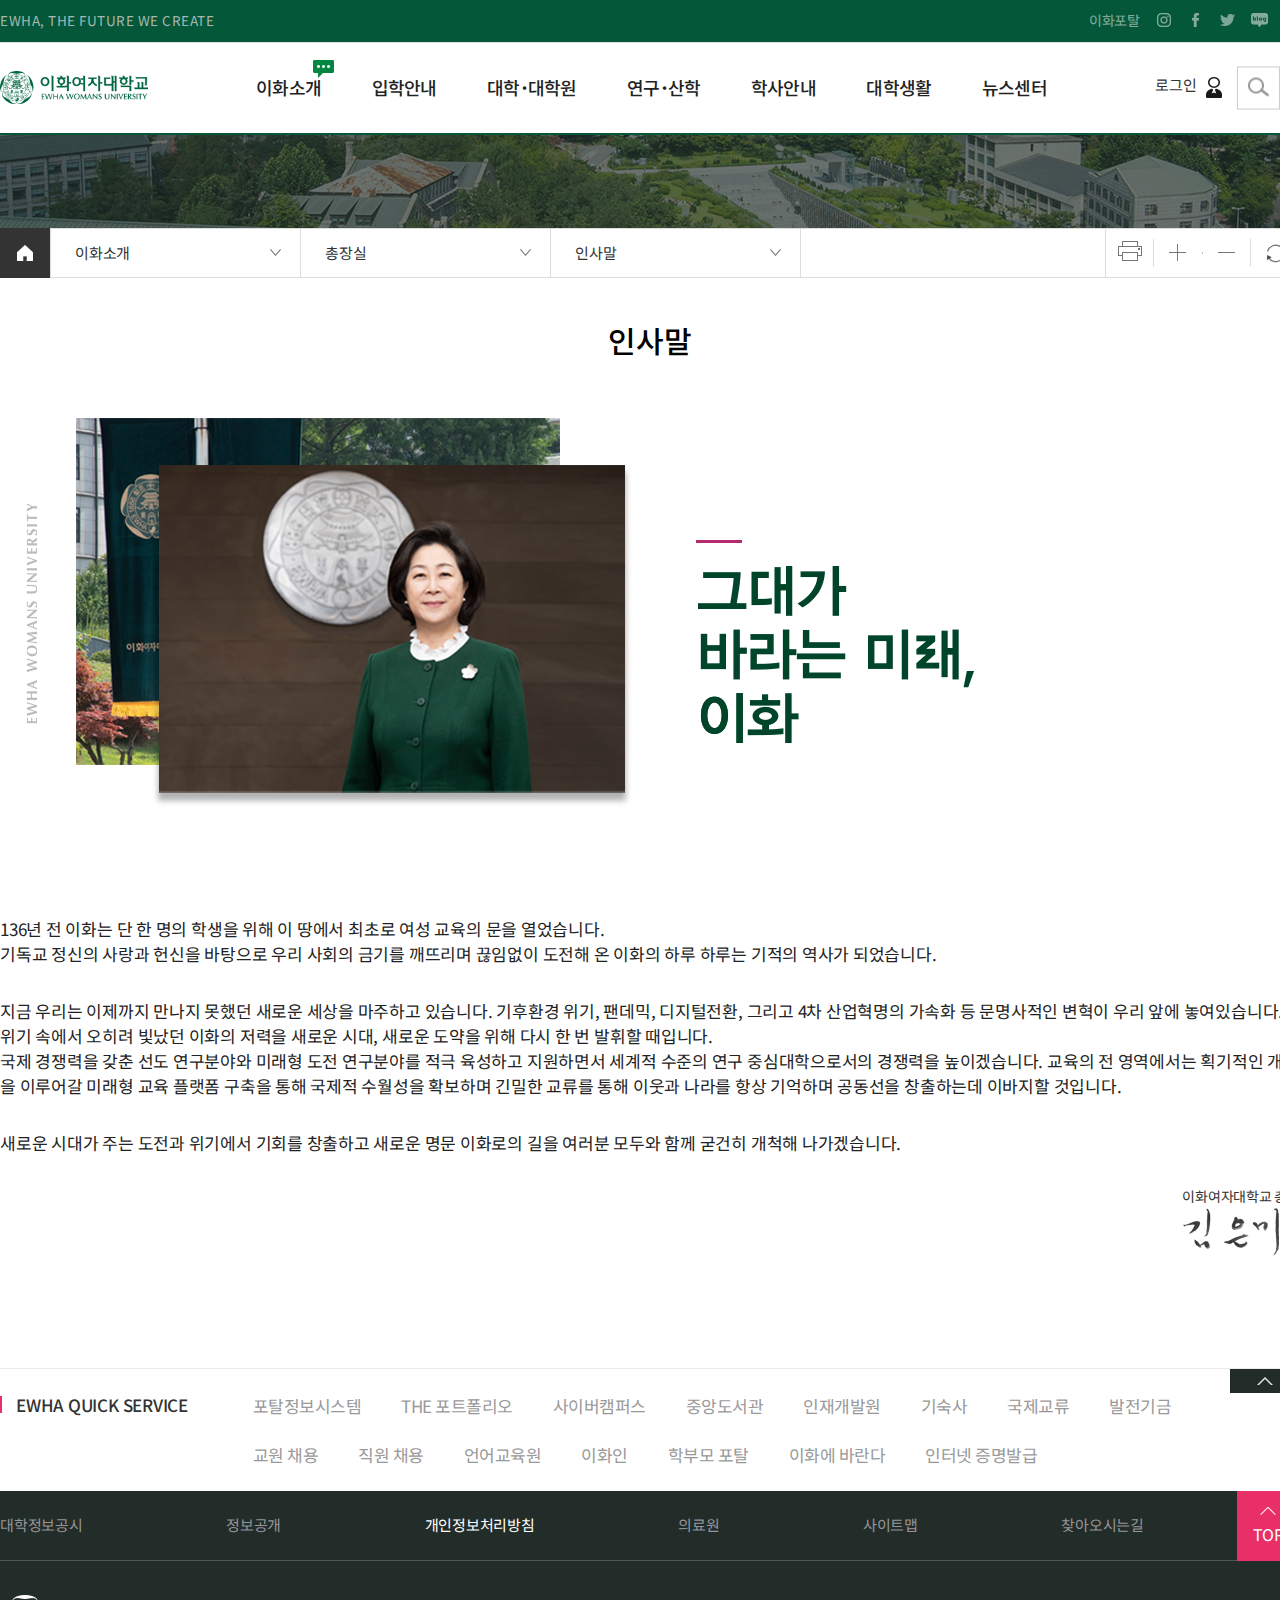
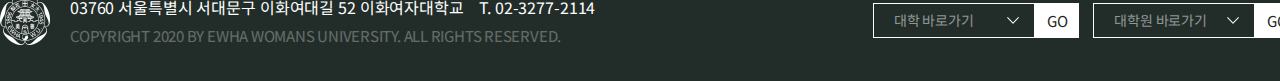
<file: introduce.html>
<!DOCTYPE html>
<html lang="en">
<head>
  <meta charset="UTF-8">
  <meta http-equiv="X-UA-Compatible" content="IE=edge">
  <meta name="viewport" content="width=device-width, initial-scale=1.0, user-scalable=no">
  <title>이화여자대학교 | 이화소개 | 총장실 | 인사말</title>
  <link rel="apple-touch-icon" sizes="57x57" href="./assets/img/favicon/apple-icon-57x57.png">
  <link rel="apple-touch-icon" sizes="60x60" href="./assets/img/favicon/apple-icon-60x60.png">
  <link rel="apple-touch-icon" sizes="72x72" href="./assets/img/favicon/apple-icon-72x72.png">
  <link rel="apple-touch-icon" sizes="76x76" href="./assets/img/favicon/apple-icon-76x76.png">
  <link rel="apple-touch-icon" sizes="114x114" href="./assets/img/favicon/apple-icon-114x114.png">
  <link rel="apple-touch-icon" sizes="120x120" href="./assets/img/favicon/apple-icon-120x120.png">
  <link rel="apple-touch-icon" sizes="144x144" href="./assets/img/favicon/apple-icon-144x144.png">
  <link rel="apple-touch-icon" sizes="152x152" href="./assets/img/favicon/apple-icon-152x152.png">
  <link rel="apple-touch-icon" sizes="180x180" href="./assets/img/favicon/apple-icon-180x180.png">
  <link rel="icon" type="image/png" sizes="192x192" href="./assets/img/favicon/android-icon-192x192.png">
  <link rel="icon" type="image/png" sizes="32x32" href="./assets/img/favicon/favicon-32x32.png">
  <link rel="icon" type="image/png" sizes="96x96" href="./assets/img/favicon/favicon-96x96.png">
  <link rel="icon" type="image/png" sizes="16x16" href="./assets/img/favicon/favicon-16x16.png">
  <link href="https://fonts.googleapis.com/css2?family=Noto+Sans+KR:wght@100;300;400;500;700;900&display=swap"
    rel="stylesheet">
  <link rel="stylesheet" href="./scss/introduce.css">
  <script src="./js/common.js"></script>
  <script src="./js/sub.js"></script>
</head>
<body>
  <div class="wrap">
    <header class="header">
      <div class="header-top">
        <div class="inner">
          <div class="left">
            <p>EWHA, THE FUTURE WE CREATE</p>
          </div>
          <div class="right">
            <div class="util-area">
              <ul>
                <li><a href="#">이화포탈</a></li>
                <li><a href="#"><img src="./assets/img/top-instagram-icon.png" alt="util icon"></a></li>
                <li><a href="#"><img src="./assets/img/top-facebook-icon.png" alt="util icon"></a></li>
                <li><a href="#"><img src="./assets/img/top-twitter-icon.png" alt="util icon"></a></li>
                <li><a href="#"><img src="./assets/img/top-blog-icon.png" alt="util icon"></a></li>
                <li><a href="#"><img src="./assets/img/top-youtube-icon.png" alt="util icon"></a></li>
              </ul>
            </div>
          </div>
        </div>
      </div>
      <div class="header-bottom">
        <div class="inner">
          <div class="logo-wrap">
            <img src="./assets/img/logo-img.png" alt="logo image">
          </div>
          <nav>
            <ul class="main-menu">
              <li>
                <a href="#" class="current">이화소개</a>
                <div class="sub-menu">
                  <ul>
                    <li>
                      <a href="#" class="introduce">총장실</a>
                      <ul>
                        <li><a href="#" class="introduce">인사말</a></li>
                        <li><a href="#">프로필</a></li>
                        <li><a href="#">총장활동</a></li>
                        <li><a href="#">역대총장</a></li>
                      </ul>
                    </li>
                    <li>
                      <a href="#">학교법인</a>
                      <ul>
                        <li><a href="#">학교법인 이화학당</a></li>
                        <li><a href="#">법인이사회</a></li>
                        <li><a href="#">산하 교육기관</a></li>
                      </ul>
                    </li>
                    <li>
                      <a href="#">이화정신 / 비전</a>
                      <ul>
                        <li><a href="#">교육목적</a></li>
                        <li><a href="#">교육목표</a></li>
                        <li><a href="#">인재상 및 핵심역량</a></li>
                        <li><a href="#">이화비전</a></li>
                        <li><a href="#">비전선언문</a></li>
                      </ul>
                    </li>
                    <li>
                      <a href="#">이화역사 / 상징</a>
                      <ul>
                        <li><a href="#">연혁</a></li>
                        <li><a href="#">역사</a></li>
                        <li><a href="#">캠퍼스역사</a></li>
                        <li><a href="#">교명</a></li>
                        <li><a href="#">교훈</a></li>
                        <li><a href="#">교가 / 노래</a></li>
                        <li><a href="#">교표</a></li>
                        <li><a href="#">UI / SI</a></li>
                      </ul>
                    </li>
                    <li>
                      <a href="#">학교현황</a>
                      <ul>
                        <li><a href="#">일반현황</a></li>
                        <li><a href="#">예결산공고</a></li>
                        <li><a href="#">등록금심의위원회</a></li>
                        <li><a href="#">기관장업무추진비</a></li>
                        <li><a href="#">기부금 공시</a></li>
                        <li><a href="#">대학평의원회</a></li>
                        <li><a href="#">대학자체평가</a></li>
                        <li><a href="#">규칙집</a></li>
                      </ul>
                    </li>
                    <li>
                      <a href="#">기관안내</a>
                      <ul>
                        <li><a href="#">기구표</a></li>
                        <li><a href="#">부총장</a></li>
                        <li><a href="#">중앙행정기관</a></li>
                        <li><a href="#">직·부속기관</a></li>
                      </ul>
                    </li>
                    <li>
                      <a href="#">캠퍼스안내</a>
                      <ul>
                        <li><a href="#">찾아오시는길</a></li>
                        <li><a href="#">캠퍼스맵</a></li>
                        <li><a href="#">VR 투어</a></li>
                        <li><a href="#">캠퍼스투어</a></li>
                        <li><a href="#">주차안내</a></li>
                        <li><a href="#">교직원검색</a></li>
                        <li><a href="#">전화번호부</a></li>
                      </ul>
                    </li>
                  </ul>
                </div>
              </li>
              <li>
                <a href="#">입학안내</a>
                <div class="sub-menu">
                  <ul>
                    <li>
                      <a href="#" class="information">대학 입학</a>
                    </li>
                    <li>
                      <a href="#">일반대학원 입학</a>
                    </li>
                    <li>
                      <a href="#">전문·특수대학원 입학</a>
                    </li>
                  </ul>
                </div>
              </li>
              <li>
                <a href="#">대학˙대학원</a>
                <div class="sub-menu">
                  <ul>
                    <li>
                      <a href="#" class="university">대학</a>
                      <ul>
                        <li><a href="#" class="university">인문과학대학</a></li>
                        <li><a href="#">사회과학대학</a></li>
                        <li><a href="#">자연과학대학</a></li>
                        <li><a href="#">엘텍공과대학</a></li>
                        <li><a href="#">음악대학</a></li>
                        <li><a href="#">조형예술대학</a></li>
                        <li><a href="#">사범대학</a></li>
                        <li><a href="#">경영대학</a></li>
                      </ul>
                    </li>
                    <li>
                      <a href="#">대학</a>
                      <ul>
                        <li><a href="#">신산업융합대학</a></li>
                        <li><a href="#">의과대학</a></li>
                        <li><a href="#">간호대학</a></li>
                        <li><a href="#">약학대학</a></li>
                        <li><a href="#">스크랜튼대학</a></li>
                        <li><a href="#">AI융합학부</a></li>
                        <li><a href="#">호크마교양대학</a></li>
                      </ul>
                    </li>
                    <li>
                      <a href="#">일반대학원</a>
                      <ul>
                        <li><a href="#">인문사회계열</a></li>
                        <li><a href="#">자연과학계열</a></li>
                        <li><a href="#">공학계열</a></li>
                        <li><a href="#">예체능계열</a></li>
                        <li><a href="#">의학계열</a></li>
                        <li><a href="#">학과간협동과정</a></li>
                      </ul>
                    </li>
                    <li>
                      <a href="#">전문대학원</a>
                      <ul>
                        <li><a href="#">국제대학원</a></li>
                        <li><a href="#">통역번역대학원</a></li>
                        <li><a href="#">경영전문대학원</a></li>
                        <li><a href="#">법학전문대학원</a></li>
                      </ul>
                    </li>
                    <li>
                      <a href="#">특수대학원</a>
                      <ul>
                        <li><a href="#">교육대학원</a></li>
                        <li><a href="#">디자인대학원</a></li>
                        <li><a href="#">사회복지대학원</a></li>
                        <li><a href="#">신학대학원</a></li>
                        <li><a href="#">정책과학대학원</a></li>
                        <li><a href="#">공연예술대학원</a></li>
                        <li><a href="#">임상바이오헬스대학원</a></li>
                        <li><a href="#">임상치의학대학원</a></li>
                        <li><a href="#">외국어교육특수대학원</a></li>
                        <li><a href="#">데이터사이언스대학원</a></li>
                      </ul>
                    </li>
                  </ul>
                </div>
              </li>
              <li>
                <a href="#">연구˙산학</a>
                <div class="sub-menu">
                  <ul>
                    <li>
                      <a href="#">연구처/산학협력단 안내</a>
                    </li>
                    <li>
                      <a href="#">연구자 정보(PURE)</a>
                    </li>
                    <li>
                      <a href="#">연구성과</a>
                    </li>
                    <li>
                      <a href="#">연구소식</a>
                    </li>
                    <li>
                      <a href="#">연구기관</a>
                    </li>
                  </ul>
                </div>
              </li>
              <li>
                <a href="#">학사안내</a>
                <div class="sub-menu">
                  <ul>
                    <li>
                      <a href="#">학사일정</a>
                      <ul>
                        <li><a href="#">2023</a></li>
                        <li><a href="#">2022</a></li>
                        <li><a href="#">2021</a></li>
                        <li><a href="#">2020</a></li>
                        <li><a href="#">2019</a></li>
                        <li><a href="#">2018</a></li>
                        <li><a href="#">2017</a></li>
                        <li><a href="#">2016</a></li>
                        <li><a href="#">2015</a></li>
                        <li><a href="#">2014</a></li>
                      </ul>
                    </li>
                    <li>
                      <a href="#">학사정보</a>
                      <ul>
                        <li><a href="#">등록</a></li>
                        <li><a href="#">학적변동</a></li>
                        <li><a href="#">전공선택</a></li>
                        <li><a href="#">수강</a></li>
                        <li><a href="#">성적</a></li>
                        <li><a href="#">학점인정</a></li>
                        <li><a href="#">졸업</a></li>
                        <li><a href="#">교원자격증</a></li>
                        <li><a href="#">평생교육사자격증</a></li>
                        <li><a href="#">학·석사 연계과정</a></li>
                      </ul>
                    </li>
                    <li>
                      <a href="#">장학</a>
                      <ul>
                        <li><a href="#">장학일정</a></li>
                        <li><a href="#">장학공지</a></li>
                        <li><a href="#">장학금 안내</a></li>
                        <li><a href="#">장학FAQ</a></li>
                      </ul>
                    </li>
                    <li>
                      <a href="#">교과과정</a>
                      <ul>
                        <li><a href="#">교과과정 및 교과목 소개</a></li>
                        <li><a href="#">전공별 교과과정 보기</a></li>
                        <li><a href="#">외국인학생 예외사항</a></li>
                      </ul>
                    </li>
                    <li>
                      <a href="#">강의시간표/계획안</a>
                      <ul>
                        <li><a href="#">학부</a></li>
                        <li><a href="#">대학원</a></li>
                      </ul>
                    </li>
                    <li>
                      <a href="#">국제교류 프로그램</a>
                      <ul>
                        <li><a href="#">교환학생</a></li>
                        <li><a href="#">해외학습</a></li>
                        <li><a href="#">단기특별교류</a></li>
                      </ul>
                    </li>
                    <li>
                      <a href="#">증명발급</a>
                      <ul>
                        <li><a href="#">증명발급안내</a></li>
                      </ul>
                    </li>
                  </ul>
                </div>
              </li>
              <li>
                <a href="#">대학생활</a>
                <div class="sub-menu">
                  <ul>
                    <li>
                      <a href="#">학생활동</a>
                      <ul>
                        <li><a href="#">학생단체 활동 가이드</a></li>
                        <li><a href="#">학생회</a></li>
                        <li><a href="#">중앙동아리</a></li>
                        <li><a href="#">서포터즈</a></li>
                        <li><a href="#">언론활동</a></li>
                        <li><a href="#">사회봉사</a></li>
                        <li><a href="#">멘토링</a></li>
                        <li><a href="#">이화 ROTC</a></li>
                      </ul>
                    </li>
                    <li>
                      <a href="#">학사정보</a>
                      <ul>
                        <li><a href="#">취업/현장실습지원</a></li>
                        <li><a href="#">학술지원</a></li>
                        <li><a href="#">행사지원</a></li>
                        <li><a href="#">상담지원</a></li>
                        <li><a href="#">고시지원</a></li>
                        <li><a href="#">장애학생지원</a></li>
                        <li><a href="#">북한이탈주민학생지원</a></li>
                        <li><a href="#">학생증 발급</a></li>
                        <li><a href="#">기타서비스</a></li>
                      </ul>
                    </li>
                    <li>
                      <a href="#">생활지원</a>
                      <ul>
                        <li><a href="#">식당</a></li>
                        <li><a href="#">기숙사</a></li>
                        <li><a href="#">휘트니스/체육시설</a></li>
                        <li><a href="#">편의시설</a></li>
                        <li><a href="#">대학건강센터</a></li>
                        <li><a href="#">기도실</a></li>
                        <li><a href="#">수련관</a></li>
                        <li><a href="#">공간사용안내</a></li>
                      </ul>
                    </li>
                    <li>
                      <a href="#">IT/기술지원</a>
                      <ul>
                        <li><a href="#">메일</a></li>
                        <li><a href="#">네트워크/DNS</a></li>
                        <li><a href="#">홈페이지</a></li>
                        <li><a href="#">이화앱</a></li>
                        <li><a href="#">공용소프트웨어</a></li>
                        <li><a href="#">노트북</a></li>
                        <li><a href="#">개방실습실</a></li>
                        <li><a href="#">IT One-Stop 서비스</a></li>
                        <li><a href="#">강의실 기술지원</a></li>
                        <li><a href="#">IT FAQ</a></li>
                      </ul>
                    </li>
                  </ul>
                </div>
              </li>
              <li>
                <a href="#">뉴스센터</a>
                <div class="sub-menu">
                  <ul>
                    <li>
                      <a href="#">이화뉴스</a>
                    </li>
                    <li>
                      <a href="#">공지사항</a>
                    </li>
                    <li>
                      <a href="#">행사/소식</a>
                      <ul>
                        <li><a href="#">행사안내</a></li>
                        <li><a href="#">기관/학과 소식</a></li>
                        <li><a href="#">언론에 비친 이화</a></li>
                      </ul>
                    </li>
                    <li>
                      <a href="#">이화 DNA</a>
                      <ul>
                        <li><a href="#">History</a></li>
                        <li><a href="#">People</a></li>
                        <li><a href="#">기부스토리</a></li>
                      </ul>
                    </li>
                    <li>
                      <a href="#">이화 홍보</a>
                      <ul>
                        <li><a href="#">홍보영상 라이브러리</a></li>
                        <li><a href="#">홍보책자</a></li>
                        <li><a href="#">이화소식지</a></li>
                        <li><a href="#">Ewha SPOTLIGHT</a></li>
                      </ul>
                    </li>
                    <li>
                      <a href="#">이화 포토</a>
                    </li>
                  </ul>
                </div>
              </li>
            </ul>
          </nav>
          <div class="util-wrap">
            <ul>
              <li>
                <a href="#">
                  <span>로그인</span>
                  <img src="./assets/img/login-icon.png" alt="login icon">
                </a>
              </li>
            </ul>
            <div class="search-wrap">
              <form>
                <input type="text" placeholder="Search keywords">
                <button type="submit"><img src="./assets/img/search-icon-1.png" alt="search icon"></button>
              </form>
            </div>
          </div>
        </div>
      </div>
    </header>

    <div class="sub-img-wrap">
    </div>
    <div class="path-wrap">
      <div class="inner">
        <div class="path-box">
          <div class="home-btn"></div>
          <ul class="path-list">
            <li>
              <a href="#">이화소개</a>
              <ul>
                <li><a href="#" class="on">이화소개</a></li>
                <li><a href="#">입학안내</a></li>
                <li><a href="#">대학·대학원</a></li>
                <li><a href="#">연구·산학</a></li>
                <li><a href="#">학사안내</a></li>
                <li><a href="#">대학생활</a></li>
                <li><a href="#">뉴스센터</a></li>
              </ul>
            </li>
            <li>
              <a href="#">총장실</a>
              <ul>
                <li><a href="#" class="on">총장실</a></li>
                <li><a href="#">학교법인</a></li>
                <li><a href="#">이화정신/비전</a></li>
                <li><a href="#">이화역사/상징</a></li>
                <li><a href="#">학교현황</a></li>
                <li><a href="#">기관안내</a></li>
                <li><a href="#">캠퍼스안내</a></li>
              </ul>
            </li>
            <li>
              <a href="#">인사말</a>
              <ul>
                <li><a href="#" class="on">인사말</a></li>
                <li><a href="#">프로필</a></li>
                <li><a href="#">총장활동</a></li>
                <li><a href="#">역대총장</a></li>
              </ul>
            </li>
          </ul>
          <ul class="btn-wrap">
            <li><a href="#"><img src="./assets/img/print-icon.png" alt="icon btn"></a></li>
            <li><a href="#"><img src="./assets/img/plus-icon.png" alt="icon btn"></a></li>
            <li><a href="#"><img src="./assets/img/minus-icon.png" alt="icon btn"></a></li>
            <li><a href="#"><img src="./assets/img/refresh-icon.png" alt="icon btn"></a></li>
          </ul>
        </div>
      </div>
    </div>
    <div class="title-wrap">
      <div class="inner">
        <h3>인사말</h3>
      </div>
    </div>

    <div class="sub-content-wrap">
      <div class="inner">
        <div class="img-wrap">
          <div class="left">
            <img src="./assets/img/greetings-img.png" alt="greetings img">
          </div>
          <div class="right">
            <img src="./assets/img/greetings-slogan.png" alt="greetings slogan">
          </div>
        </div>
        <div class="text-wrap">
          <p>
            136년 전 이화는 단 한 명의 학생을 위해 이 땅에서 최초로 여성 교육의 문을 열었습니다.<br>
            기독교 정신의 사랑과 헌신을 바탕으로 우리 사회의 금기를 깨뜨리며 끊임없이 도전해 온 이화의 하루 하루는 기적의 역사가 되었습니다.
          </p>
          <p>
            지금 우리는 이제까지 만나지 못했던 새로운 세상을 마주하고 있습니다. 기후환경 위기, 팬데믹, 디지털전환, 그리고 4차 산업혁명의 가속화 등 문명사적인 변혁이 우리 앞에 놓여있습니다. 위기 속에서 오히려 빛났던 이화의 저력을 새로운 시대, 새로운 도약을 위해 다시 한 번 발휘할 때입니다.<br>
            국제 경쟁력을 갖춘 선도 연구분야와 미래형 도전 연구분야를 적극 육성하고 지원하면서 세계적 수준의 연구 중심대학으로서의 경쟁력을 높이겠습니다. 교육의 전 영역에서는 획기적인 개선을 이루어갈 미래형 교육 플랫폼 구축을 통해 국제적 수월성을 확보하며 긴밀한 교류를 통해 이웃과 나라를 항상 기억하며 공동선을 창출하는데 이바지할 것입니다.
          </p>
          <p>
            새로운 시대가 주는 도전과 위기에서 기회를 창출하고 새로운 명문 이화로의 길을 여러분 모두와 함께 굳건히 개척해 나가겠습니다.
          </p>
          <div class="sign-box">
            <span>이화여자대학교 총장</span>
            <div class="sign-img">
              <img src="./assets/img/sign-img.png" alt="sign img">
            </div>
          </div>
        </div>
      </div>
    </div>

    <footer class="footer">
      <div class="inner">
        <div class="footer-quick-box">
          <h4 class="sub-title">EWHA QUICK SERVICE</h4>
          <ul>
            <li><a href="#">포탈정보시스템</a></li>
            <li><a href="#">THE 포트폴리오</a></li>
            <li><a href="#">사이버캠퍼스</a></li>
            <li><a href="#">중앙도서관</a></li>
            <li><a href="#">인재개발원</a></li>
            <li><a href="#">기숙사</a></li>
            <li><a href="#">국제교류</a></li>
            <li><a href="#">발전기금</a></li>
            <li><a href="#">교원 채용</a></li>
            <li><a href="#">직원 채용</a></li>
            <li><a href="#">언어교육원</a></li>
            <li><a href="#">이화인</a></li>
            <li><a href="#">학부모 포탈</a></li>
            <li><a href="#">이화에 바란다</a></li>
            <li><a href="#">인터넷 증명발급</a></li>
          </ul>
          <div class="btn-quick-close"></div>
        </div>
      </div>
      <div class="footer-top">
        <div class="inner">
          <ul>
            <li><a href="#">대학정보공시</a></li>
            <li><a href="#">정보공개</a></li>
            <li class="on"><a href="#">개인정보처리방침</a></li>
            <li><a href="#">의료원</a></li>
            <li><a href="#">사이트맵</a></li>
            <li><a href="#">찾아오시는길</a></li>
          </ul>
          <div class="top-btn">TOP</div>
        </div>
      </div>
      <div class="footer-bottom">
        <div class="inner">
          <img src="./assets/img/logo-footer.png" alt="logo footer">
          <div class="info-box">
            <p class="address">03760 서울특별시 서대문구 이화여대길 52 이화여자대학교 &nbsp;&nbsp;&nbsp;T. 02-3277-2114</p>
            <p class="copyright">COPYRIGHT 2020 BY EWHA WOMANS UNIVERSITY. ALL RIGHTS RESERVED.</p>
          </div>
          <div class="go-btn-wrap">
            <div class="go-btn bachelor">
              <p>대학 바로가기</p>
              <span>GO</span>
              <ul>
                <li><a href="#">인문과학대학</a></li>
                <li><a href="#">사회과학대학</a></li>
                <li><a href="#">자연과학대학</a></li>
                <li><a href="#">엘텍공과대학</a></li>
                <li><a href="#">음악대학</a></li>
                <li><a href="#">조형예술대학</a></li>
                <li><a href="#">사범대학</a></li>
                <li><a href="#">경영대학</a></li>
                <li><a href="#">신산업융합대학</a></li>
                <li><a href="#">의과대학</a></li>
                <li><a href="#">간호대학</a></li>
                <li><a href="#">약학대학</a></li>
                <li><a href="#">스크랜튼대학</a></li>
                <li><a href="#">AI융합학부</a></li>
                <li><a href="#">호크마교양대학</a></li>
              </ul>  
            </div>
            <div class="go-btn master">
              <p>대학원 바로가기</p>
              <span>GO</span>
              <ul>
                <li><a href="#">일반대학원</a></li>
                <li><a href="#">국제대학원</a></li>
                <li><a href="#">통역번역대학원</a></li>
                <li><a href="#">경영전문대학원</a></li>
                <li><a href="#">의학전문대학원</a></li>
                <li><a href="#">법학전문대학원</a></li>
                <li><a href="#">교육대학원</a></li>
                <li><a href="#">디자인대학원</a></li>
                <li><a href="#">사회복지대학원</a></li>
                <li><a href="#">신학대학원</a></li>
                <li><a href="#">정책과학대학원</a></li>
                <li><a href="#">공연예술대학원</a></li>
                <li><a href="#">임상바이오헬스대학원</a></li>
                <li><a href="#">임상치의학대학원</a></li>
                <li><a href="#">외국어교육특수대학원</a></li>
                <li><a href="#">데이터사이언스대학원</a></li>
              </ul>  
            </div>
          </div>
        </div>
      </div>
    </footer>
  </div>

</body>
</html>
</file>
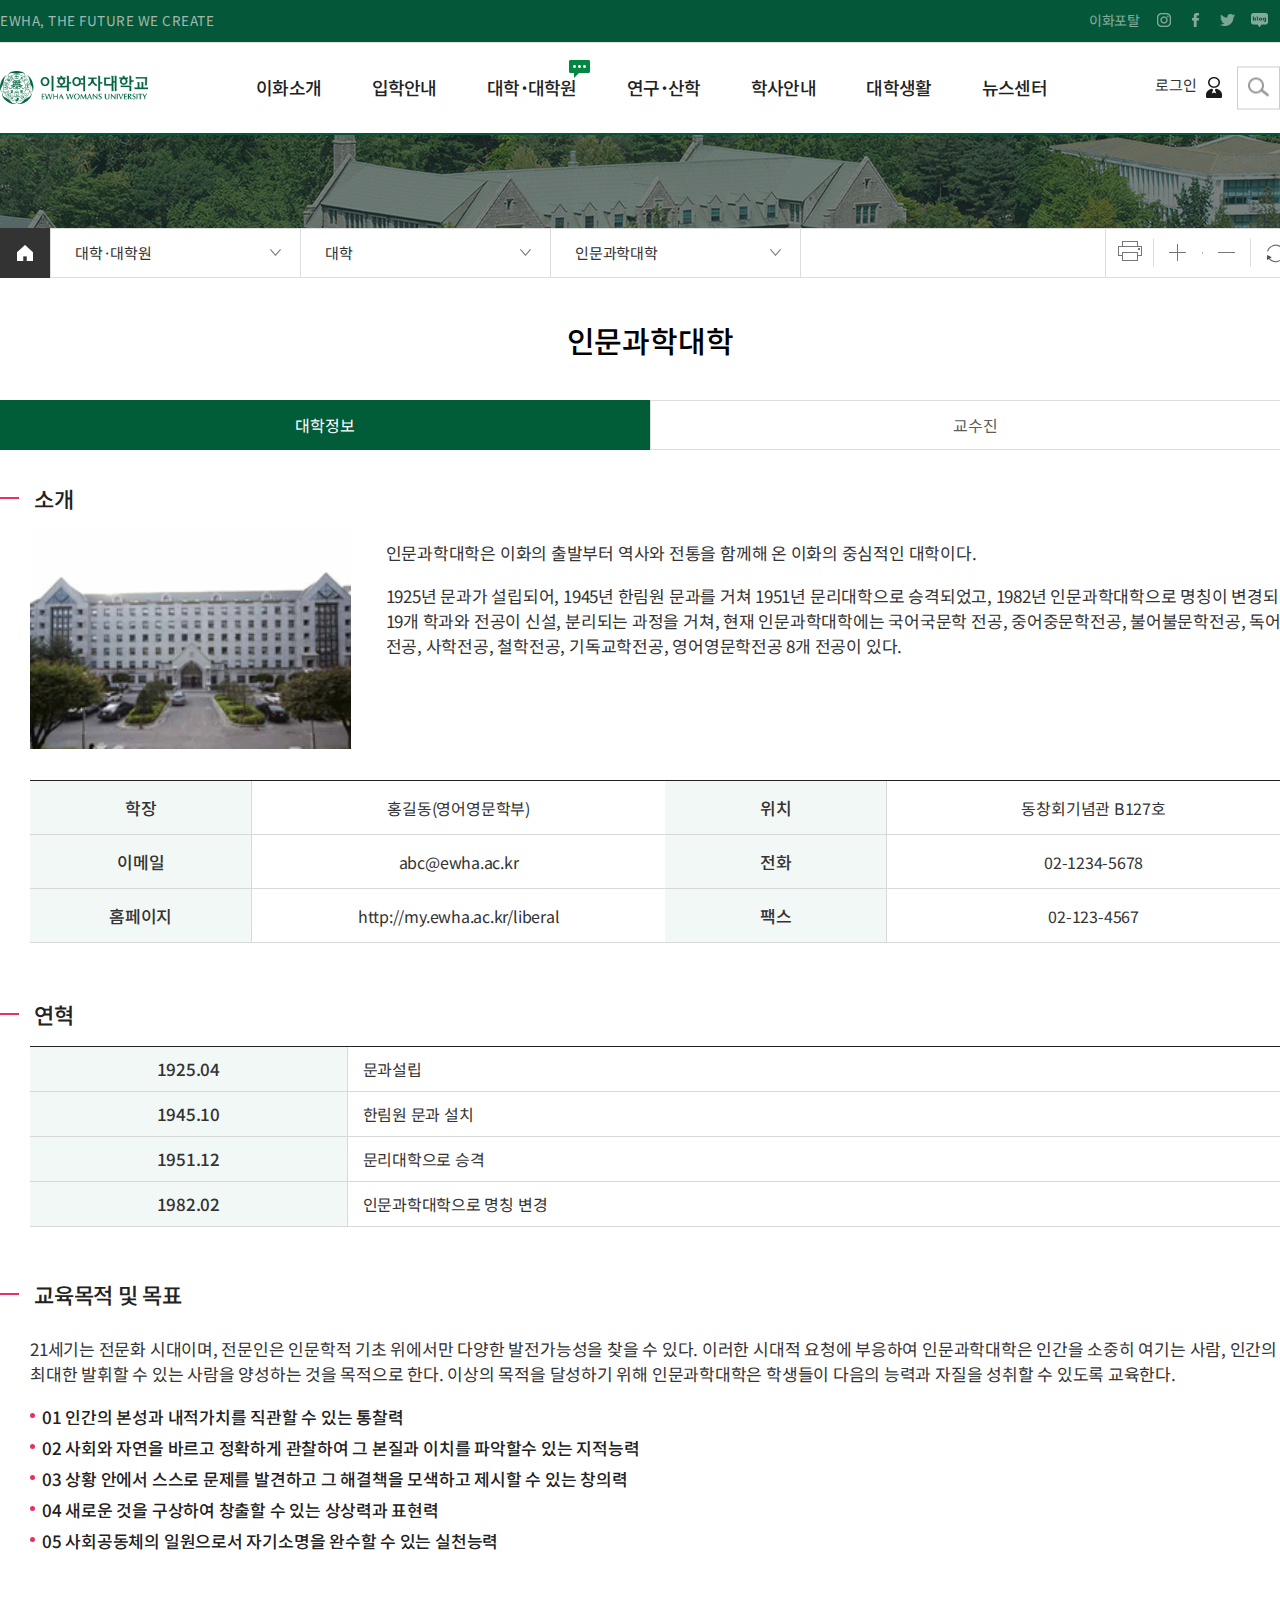
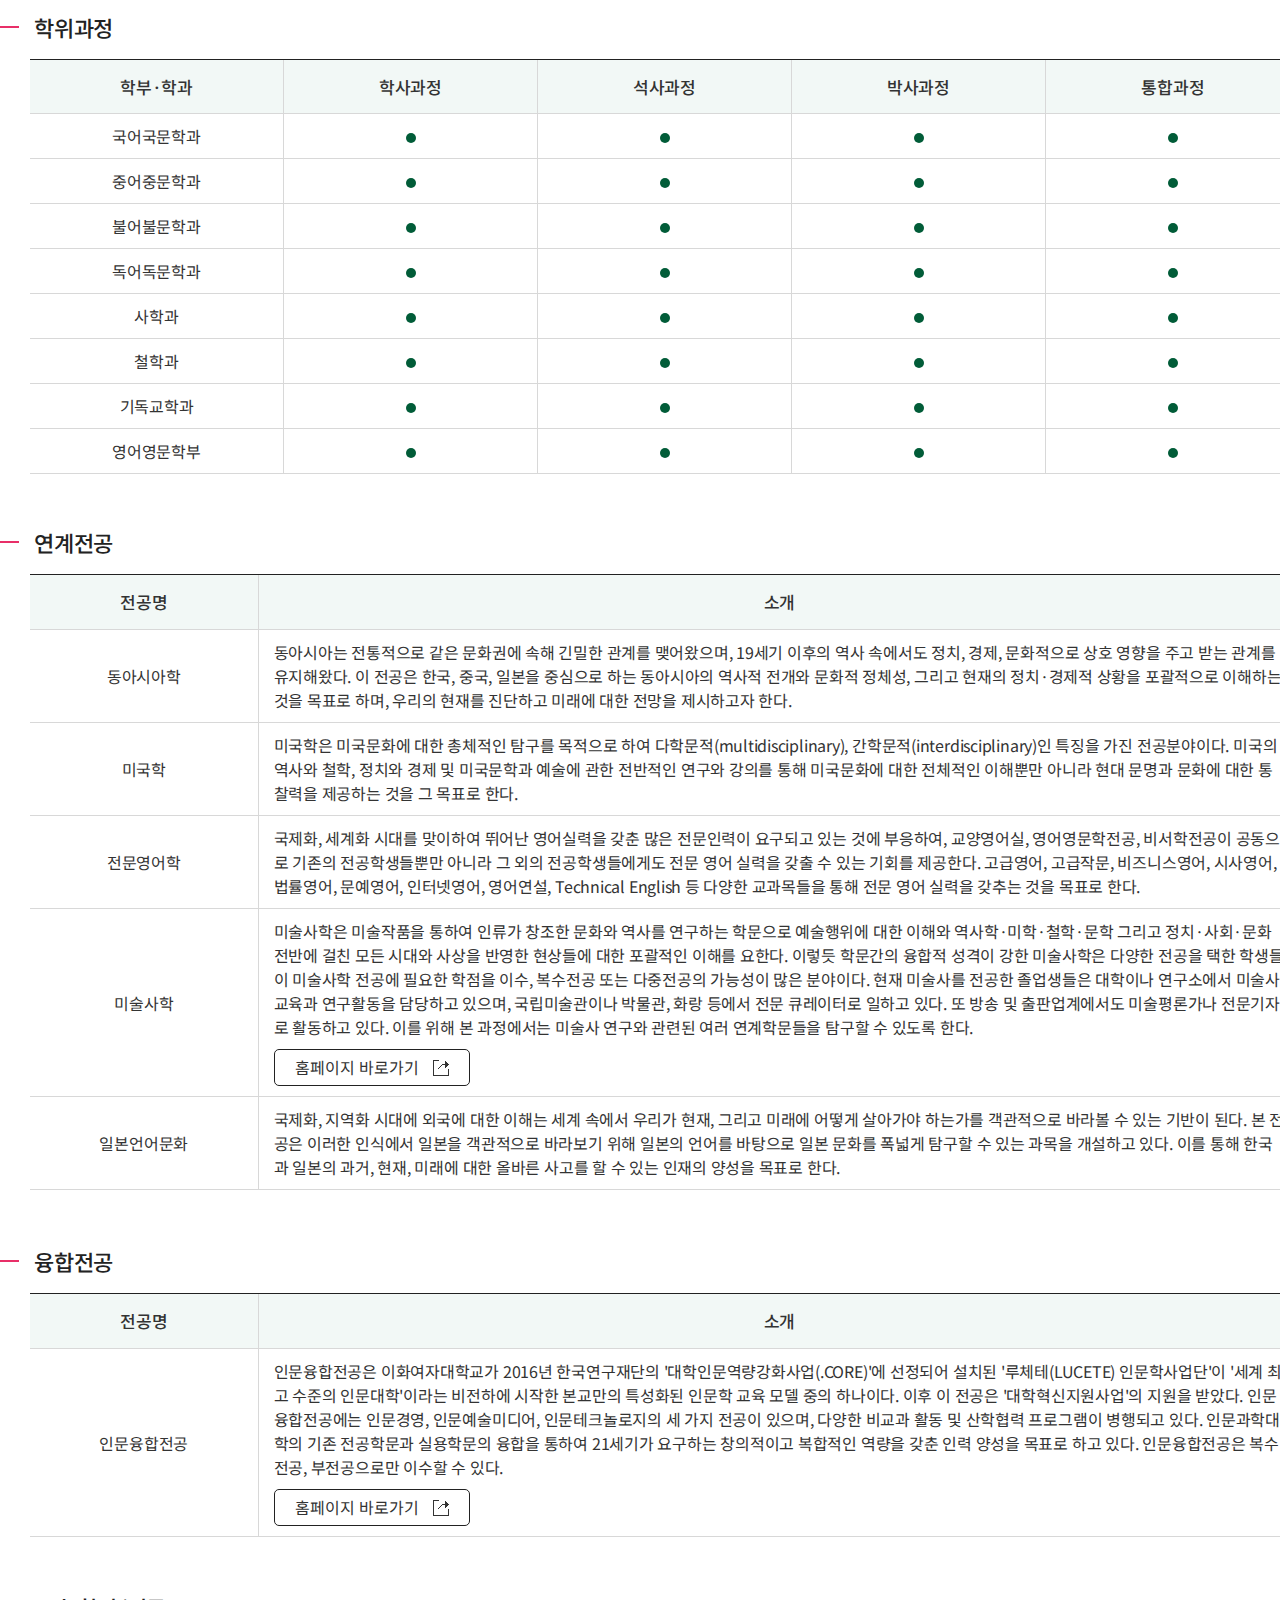
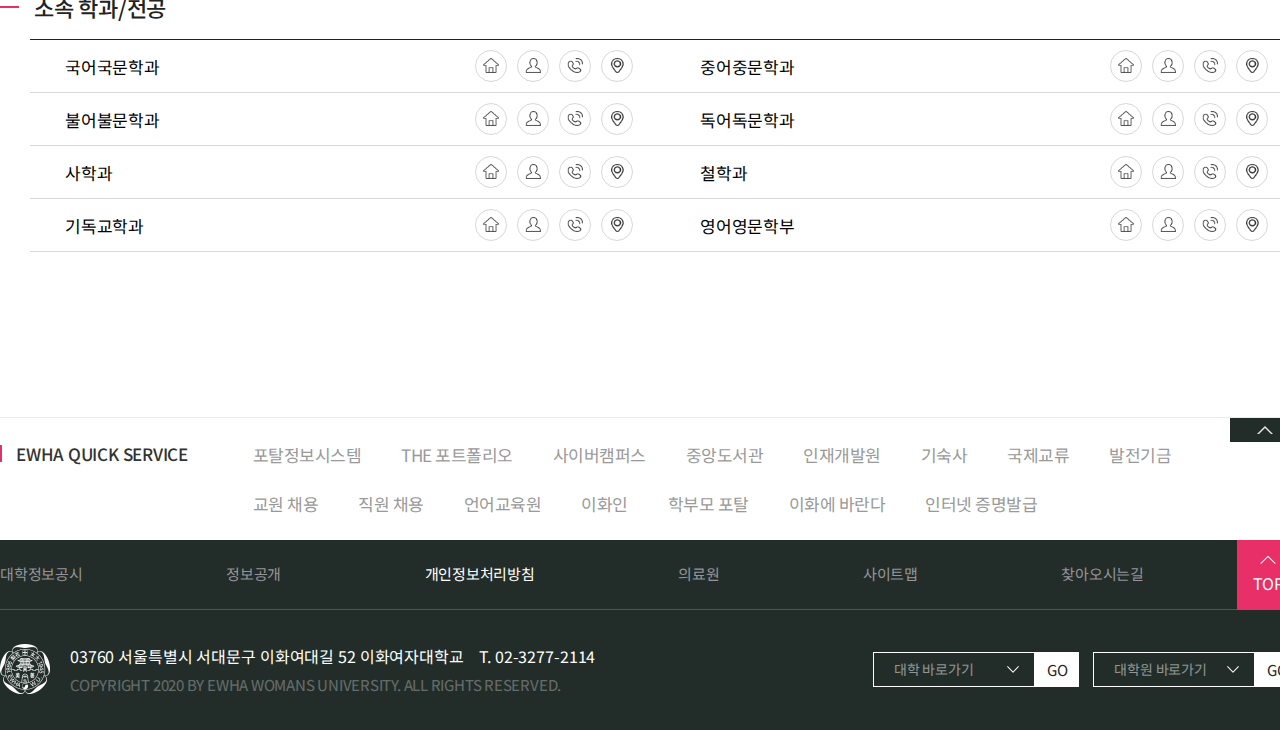
<file: university.html>
<!DOCTYPE html>
<html lang="en">
<head>
  <meta charset="UTF-8">
  <meta http-equiv="X-UA-Compatible" content="IE=edge">
  <meta name="viewport" content="width=device-width, initial-scale=1.0, user-scalable=no">
  <title>이화여자대학교 | 대학·대학원 | 대학 | 인문과학대학 | 대학정보</title>
  <link rel="apple-touch-icon" sizes="57x57" href="./assets/img/favicon/apple-icon-57x57.png">
  <link rel="apple-touch-icon" sizes="60x60" href="./assets/img/favicon/apple-icon-60x60.png">
  <link rel="apple-touch-icon" sizes="72x72" href="./assets/img/favicon/apple-icon-72x72.png">
  <link rel="apple-touch-icon" sizes="76x76" href="./assets/img/favicon/apple-icon-76x76.png">
  <link rel="apple-touch-icon" sizes="114x114" href="./assets/img/favicon/apple-icon-114x114.png">
  <link rel="apple-touch-icon" sizes="120x120" href="./assets/img/favicon/apple-icon-120x120.png">
  <link rel="apple-touch-icon" sizes="144x144" href="./assets/img/favicon/apple-icon-144x144.png">
  <link rel="apple-touch-icon" sizes="152x152" href="./assets/img/favicon/apple-icon-152x152.png">
  <link rel="apple-touch-icon" sizes="180x180" href="./assets/img/favicon/apple-icon-180x180.png">
  <link rel="icon" type="image/png" sizes="192x192" href="./assets/img/favicon/android-icon-192x192.png">
  <link rel="icon" type="image/png" sizes="32x32" href="./assets/img/favicon/favicon-32x32.png">
  <link rel="icon" type="image/png" sizes="96x96" href="./assets/img/favicon/favicon-96x96.png">
  <link rel="icon" type="image/png" sizes="16x16" href="./assets/img/favicon/favicon-16x16.png">
  <link href="https://fonts.googleapis.com/css2?family=Noto+Sans+KR:wght@100;300;400;500;700;900&display=swap"
    rel="stylesheet">
  <link rel="stylesheet" href="./scss/university.css">
  <script src="./js/common.js"></script>
  <script src="./js/sub.js"></script>
  <script src="./js/university.js"></script>
</head>
<body>
  <div class="wrap">
    <header class="header">
      <div class="header-top">
        <div class="inner">
          <div class="left">
            <p>EWHA, THE FUTURE WE CREATE</p>
          </div>
          <div class="right">
            <div class="util-area">
              <ul>
                <li><a href="#">이화포탈</a></li>
                <li><a href="#"><img src="./assets/img/top-instagram-icon.png" alt="util icon"></a></li>
                <li><a href="#"><img src="./assets/img/top-facebook-icon.png" alt="util icon"></a></li>
                <li><a href="#"><img src="./assets/img/top-twitter-icon.png" alt="util icon"></a></li>
                <li><a href="#"><img src="./assets/img/top-blog-icon.png" alt="util icon"></a></li>
                <li><a href="#"><img src="./assets/img/top-youtube-icon.png" alt="util icon"></a></li>
              </ul>
            </div>
          </div>
        </div>
      </div>
      <div class="header-bottom">
        <div class="inner">
          <div class="logo-wrap">
            <img src="./assets/img/logo-img.png" alt="logo image">
          </div>
          <nav>
            <ul class="main-menu">
              <li>
                <a href="#">이화소개</a>
                <div class="sub-menu">
                  <ul>
                    <li>
                      <a href="#" class="introduce">총장실</a>
                      <ul>
                        <li><a href="#" class="introduce">인사말</a></li>
                        <li><a href="#">프로필</a></li>
                        <li><a href="#">총장활동</a></li>
                        <li><a href="#">역대총장</a></li>
                      </ul>
                    </li>
                    <li>
                      <a href="#">학교법인</a>
                      <ul>
                        <li><a href="#">학교법인 이화학당</a></li>
                        <li><a href="#">법인이사회</a></li>
                        <li><a href="#">산하 교육기관</a></li>
                      </ul>
                    </li>
                    <li>
                      <a href="#">이화정신 / 비전</a>
                      <ul>
                        <li><a href="#">교육목적</a></li>
                        <li><a href="#">교육목표</a></li>
                        <li><a href="#">인재상 및 핵심역량</a></li>
                        <li><a href="#">이화비전</a></li>
                        <li><a href="#">비전선언문</a></li>
                      </ul>
                    </li>
                    <li>
                      <a href="#">이화역사 / 상징</a>
                      <ul>
                        <li><a href="#">연혁</a></li>
                        <li><a href="#">역사</a></li>
                        <li><a href="#">캠퍼스역사</a></li>
                        <li><a href="#">교명</a></li>
                        <li><a href="#">교훈</a></li>
                        <li><a href="#">교가 / 노래</a></li>
                        <li><a href="#">교표</a></li>
                        <li><a href="#">UI / SI</a></li>
                      </ul>
                    </li>
                    <li>
                      <a href="#">학교현황</a>
                      <ul>
                        <li><a href="#">일반현황</a></li>
                        <li><a href="#">예결산공고</a></li>
                        <li><a href="#">등록금심의위원회</a></li>
                        <li><a href="#">기관장업무추진비</a></li>
                        <li><a href="#">기부금 공시</a></li>
                        <li><a href="#">대학평의원회</a></li>
                        <li><a href="#">대학자체평가</a></li>
                        <li><a href="#">규칙집</a></li>
                      </ul>
                    </li>
                    <li>
                      <a href="#">기관안내</a>
                      <ul>
                        <li><a href="#">기구표</a></li>
                        <li><a href="#">부총장</a></li>
                        <li><a href="#">중앙행정기관</a></li>
                        <li><a href="#">직·부속기관</a></li>
                      </ul>
                    </li>
                    <li>
                      <a href="#">캠퍼스안내</a>
                      <ul>
                        <li><a href="#">찾아오시는길</a></li>
                        <li><a href="#">캠퍼스맵</a></li>
                        <li><a href="#">VR 투어</a></li>
                        <li><a href="#">캠퍼스투어</a></li>
                        <li><a href="#">주차안내</a></li>
                        <li><a href="#">교직원검색</a></li>
                        <li><a href="#">전화번호부</a></li>
                      </ul>
                    </li>
                  </ul>
                </div>
              </li>
              <li>
                <a href="#">입학안내</a>
                <div class="sub-menu">
                  <ul>
                    <li>
                      <a href="#" class="information">대학 입학</a>
                    </li>
                    <li>
                      <a href="#">일반대학원 입학</a>
                    </li>
                    <li>
                      <a href="#">전문·특수대학원 입학</a>
                    </li>
                  </ul>
                </div>
              </li>
              <li>
                <a href="#" class="current">대학˙대학원</a>
                <div class="sub-menu">
                  <ul>
                    <li>
                      <a href="#" class="university">대학</a>
                      <ul>
                        <li><a href="#" class="university">인문과학대학</a></li>
                        <li><a href="#">사회과학대학</a></li>
                        <li><a href="#">자연과학대학</a></li>
                        <li><a href="#">엘텍공과대학</a></li>
                        <li><a href="#">음악대학</a></li>
                        <li><a href="#">조형예술대학</a></li>
                        <li><a href="#">사범대학</a></li>
                        <li><a href="#">경영대학</a></li>
                      </ul>
                    </li>
                    <li>
                      <a href="#">대학</a>
                      <ul>
                        <li><a href="#">신산업융합대학</a></li>
                        <li><a href="#">의과대학</a></li>
                        <li><a href="#">간호대학</a></li>
                        <li><a href="#">약학대학</a></li>
                        <li><a href="#">스크랜튼대학</a></li>
                        <li><a href="#">AI융합학부</a></li>
                        <li><a href="#">호크마교양대학</a></li>
                      </ul>
                    </li>
                    <li>
                      <a href="#">일반대학원</a>
                      <ul>
                        <li><a href="#">인문사회계열</a></li>
                        <li><a href="#">자연과학계열</a></li>
                        <li><a href="#">공학계열</a></li>
                        <li><a href="#">예체능계열</a></li>
                        <li><a href="#">의학계열</a></li>
                        <li><a href="#">학과간협동과정</a></li>
                      </ul>
                    </li>
                    <li>
                      <a href="#">전문대학원</a>
                      <ul>
                        <li><a href="#">국제대학원</a></li>
                        <li><a href="#">통역번역대학원</a></li>
                        <li><a href="#">경영전문대학원</a></li>
                        <li><a href="#">법학전문대학원</a></li>
                      </ul>
                    </li>
                    <li>
                      <a href="#">특수대학원</a>
                      <ul>
                        <li><a href="#">교육대학원</a></li>
                        <li><a href="#">디자인대학원</a></li>
                        <li><a href="#">사회복지대학원</a></li>
                        <li><a href="#">신학대학원</a></li>
                        <li><a href="#">정책과학대학원</a></li>
                        <li><a href="#">공연예술대학원</a></li>
                        <li><a href="#">임상바이오헬스대학원</a></li>
                        <li><a href="#">임상치의학대학원</a></li>
                        <li><a href="#">외국어교육특수대학원</a></li>
                        <li><a href="#">데이터사이언스대학원</a></li>
                      </ul>
                    </li>
                  </ul>
                </div>
              </li>
              <li>
                <a href="#">연구˙산학</a>
                <div class="sub-menu">
                  <ul>
                    <li>
                      <a href="#">연구처/산학협력단 안내</a>
                    </li>
                    <li>
                      <a href="#">연구자 정보(PURE)</a>
                    </li>
                    <li>
                      <a href="#">연구성과</a>
                    </li>
                    <li>
                      <a href="#">연구소식</a>
                    </li>
                    <li>
                      <a href="#">연구기관</a>
                    </li>
                  </ul>
                </div>
              </li>
              <li>
                <a href="#">학사안내</a>
                <div class="sub-menu">
                  <ul>
                    <li>
                      <a href="#">학사일정</a>
                      <ul>
                        <li><a href="#">2023</a></li>
                        <li><a href="#">2022</a></li>
                        <li><a href="#">2021</a></li>
                        <li><a href="#">2020</a></li>
                        <li><a href="#">2019</a></li>
                        <li><a href="#">2018</a></li>
                        <li><a href="#">2017</a></li>
                        <li><a href="#">2016</a></li>
                        <li><a href="#">2015</a></li>
                        <li><a href="#">2014</a></li>
                      </ul>
                    </li>
                    <li>
                      <a href="#">학사정보</a>
                      <ul>
                        <li><a href="#">등록</a></li>
                        <li><a href="#">학적변동</a></li>
                        <li><a href="#">전공선택</a></li>
                        <li><a href="#">수강</a></li>
                        <li><a href="#">성적</a></li>
                        <li><a href="#">학점인정</a></li>
                        <li><a href="#">졸업</a></li>
                        <li><a href="#">교원자격증</a></li>
                        <li><a href="#">평생교육사자격증</a></li>
                        <li><a href="#">학·석사 연계과정</a></li>
                      </ul>
                    </li>
                    <li>
                      <a href="#">장학</a>
                      <ul>
                        <li><a href="#">장학일정</a></li>
                        <li><a href="#">장학공지</a></li>
                        <li><a href="#">장학금 안내</a></li>
                        <li><a href="#">장학FAQ</a></li>
                      </ul>
                    </li>
                    <li>
                      <a href="#">교과과정</a>
                      <ul>
                        <li><a href="#">교과과정 및 교과목 소개</a></li>
                        <li><a href="#">전공별 교과과정 보기</a></li>
                        <li><a href="#">외국인학생 예외사항</a></li>
                      </ul>
                    </li>
                    <li>
                      <a href="#">강의시간표/계획안</a>
                      <ul>
                        <li><a href="#">학부</a></li>
                        <li><a href="#">대학원</a></li>
                      </ul>
                    </li>
                    <li>
                      <a href="#">국제교류 프로그램</a>
                      <ul>
                        <li><a href="#">교환학생</a></li>
                        <li><a href="#">해외학습</a></li>
                        <li><a href="#">단기특별교류</a></li>
                      </ul>
                    </li>
                    <li>
                      <a href="#">증명발급</a>
                      <ul>
                        <li><a href="#">증명발급안내</a></li>
                      </ul>
                    </li>
                  </ul>
                </div>
              </li>
              <li>
                <a href="#">대학생활</a>
                <div class="sub-menu">
                  <ul>
                    <li>
                      <a href="#">학생활동</a>
                      <ul>
                        <li><a href="#">학생단체 활동 가이드</a></li>
                        <li><a href="#">학생회</a></li>
                        <li><a href="#">중앙동아리</a></li>
                        <li><a href="#">서포터즈</a></li>
                        <li><a href="#">언론활동</a></li>
                        <li><a href="#">사회봉사</a></li>
                        <li><a href="#">멘토링</a></li>
                        <li><a href="#">이화 ROTC</a></li>
                      </ul>
                    </li>
                    <li>
                      <a href="#">학사정보</a>
                      <ul>
                        <li><a href="#">취업/현장실습지원</a></li>
                        <li><a href="#">학술지원</a></li>
                        <li><a href="#">행사지원</a></li>
                        <li><a href="#">상담지원</a></li>
                        <li><a href="#">고시지원</a></li>
                        <li><a href="#">장애학생지원</a></li>
                        <li><a href="#">북한이탈주민학생지원</a></li>
                        <li><a href="#">학생증 발급</a></li>
                        <li><a href="#">기타서비스</a></li>
                      </ul>
                    </li>
                    <li>
                      <a href="#">생활지원</a>
                      <ul>
                        <li><a href="#">식당</a></li>
                        <li><a href="#">기숙사</a></li>
                        <li><a href="#">휘트니스/체육시설</a></li>
                        <li><a href="#">편의시설</a></li>
                        <li><a href="#">대학건강센터</a></li>
                        <li><a href="#">기도실</a></li>
                        <li><a href="#">수련관</a></li>
                        <li><a href="#">공간사용안내</a></li>
                      </ul>
                    </li>
                    <li>
                      <a href="#">IT/기술지원</a>
                      <ul>
                        <li><a href="#">메일</a></li>
                        <li><a href="#">네트워크/DNS</a></li>
                        <li><a href="#">홈페이지</a></li>
                        <li><a href="#">이화앱</a></li>
                        <li><a href="#">공용소프트웨어</a></li>
                        <li><a href="#">노트북</a></li>
                        <li><a href="#">개방실습실</a></li>
                        <li><a href="#">IT One-Stop 서비스</a></li>
                        <li><a href="#">강의실 기술지원</a></li>
                        <li><a href="#">IT FAQ</a></li>
                      </ul>
                    </li>
                  </ul>
                </div>
              </li>
              <li>
                <a href="#">뉴스센터</a>
                <div class="sub-menu">
                  <ul>
                    <li>
                      <a href="#">이화뉴스</a>
                    </li>
                    <li>
                      <a href="#">공지사항</a>
                    </li>
                    <li>
                      <a href="#">행사/소식</a>
                      <ul>
                        <li><a href="#">행사안내</a></li>
                        <li><a href="#">기관/학과 소식</a></li>
                        <li><a href="#">언론에 비친 이화</a></li>
                      </ul>
                    </li>
                    <li>
                      <a href="#">이화 DNA</a>
                      <ul>
                        <li><a href="#">History</a></li>
                        <li><a href="#">People</a></li>
                        <li><a href="#">기부스토리</a></li>
                      </ul>
                    </li>
                    <li>
                      <a href="#">이화 홍보</a>
                      <ul>
                        <li><a href="#">홍보영상 라이브러리</a></li>
                        <li><a href="#">홍보책자</a></li>
                        <li><a href="#">이화소식지</a></li>
                        <li><a href="#">Ewha SPOTLIGHT</a></li>
                      </ul>
                    </li>
                    <li>
                      <a href="#">이화 포토</a>
                    </li>
                  </ul>
                </div>
              </li>
            </ul>
          </nav>
          <div class="util-wrap">
            <ul>
              <li>
                <a href="#">
                  <span>로그인</span>
                  <img src="./assets/img/login-icon.png" alt="login icon">
                </a>
              </li>
            </ul>
            <div class="search-wrap">
              <form>
                <input type="text" placeholder="Search keywords">
                <button type="submit"><img src="./assets/img/search-icon-1.png" alt="search icon"></button>
              </form>
            </div>
          </div>
        </div>
      </div>
    </header>

    <div class="sub-img-wrap">
    </div>
    <div class="path-wrap">
      <div class="inner">
        <div class="path-box">
          <div class="home-btn"></div>
          <ul class="path-list">
            <li>
              <a href="#">대학·대학원</a>
              <ul class="path-sub">
                <li><a href="#">이화소개</a></li>
                <li><a href="#">입학안내</a></li>
                <li><a href="#" class="on">대학·대학원</a></li>
                <li><a href="#">연구·산학</a></li>
                <li><a href="#">학사안내</a></li>
                <li><a href="#">대학생활</a></li>
                <li><a href="#">뉴스센터</a></li>
              </ul>
            </li>
            <li>
              <a href="#">대학</a>
              <ul class="path-sub">
                <li><a href="#" class="on">대학</a></li>
                <li><a href="#">일반대학원</a></li>
                <li><a href="#">전문대학원</a></li>
                <li><a href="#">특수대학원</a></li>
              </ul>
            </li>
            <li>
              <a href="#">인문과학대학</a>
              <ul class="path-sub">
                <li><a href="#" class="on">인문과학대학</a></li>
                <li><a href="#">사회과학대학</a></li>
                <li><a href="#">자연과학대학</a></li>
                <li><a href="#">엘텍공과대학</a></li>
                <li><a href="#">음악대학</a></li>
                <li><a href="#">조형예술대학</a></li>
                <li><a href="#">사범대학</a></li>
                <li><a href="#">경영대학</a></li>
                <li><a href="#">신산업융합대학</a></li>
                <li><a href="#">의과대학</a></li>
                <li><a href="#">간호대학</a></li>
                <li><a href="#">약학대학</a></li>
                <li><a href="#">스크랜튼대학</a></li>
                <li><a href="#">AI융합학부</a></li>
                <li><a href="#">호크마교양대학</a></li>
              </ul>
            </li>
          </ul>
          <ul class="btn-wrap">
            <li><a href="#"><img src="./assets/img/print-icon.png" alt="icon btn"></a></li>
            <li><a href="#"><img src="./assets/img/plus-icon.png" alt="icon btn"></a></li>
            <li><a href="#"><img src="./assets/img/minus-icon.png" alt="icon btn"></a></li>
            <li><a href="#"><img src="./assets/img/refresh-icon.png" alt="icon btn"></a></li>
          </ul>
        </div>
      </div>
    </div>
    <div class="title-wrap">
      <div class="inner">
        <h3>인문과학대학</h3>
      </div>
    </div>

    <div class="sub-content-wrap">
      <div class="inner">
        <div class="btn-wrap uni">
          <button class="on">대학정보</button>
          <button>교수진</button>
        </div>
        <div class="info-wrap tab on">
          <div class="info-box">
            <h3>소개</h3>
            <div class="inner-box">
              <div class="con-wrap">
                <div class="img-wrap">
                  <img src="./assets/img/university-img.gif" alt="university img">
                </div>
                <div class="text-wrap">
                  <p class="first">인문과학대학은 이화의 출발부터 역사와 전통을 함께해 온 이화의 중심적인 대학이다.</p>
                  <p>
                    1925년 문과가 설립되어, 1945년 한림원 문과를 거쳐 1951년 문리대학으로 승격되었고, 1982년 인문과학대학으로 명칭이 변경되기까지<br>
                    19개 학과와 전공이 신설, 분리되는 과정을 거쳐, 현재 인문과학대학에는 국어국문학 전공, 중어중문학전공, 불어불문학전공, 독어독문학<br>
                    전공, 사학전공, 철학전공, 기독교학전공, 영어영문학전공 8개 전공이 있다.
                  </p>
                </div>
              </div>
              <div class="table-wrap">
                <div class="table">
                  <div class="title">학장</div>
                  <div class="txt">홍길동(영어영문학부)</div>
                </div>
                <div class="table">
                  <div class="title">위치</div>
                  <div class="txt">동창회기념관 B127호</div>
                </div>
                <div class="table">
                  <div class="title">이메일</div>
                  <div class="txt">abc@ewha.ac.kr</div>
                </div>
                <div class="table">
                  <div class="title">전화</div>
                  <div class="txt">02-1234-5678</div>
                </div>
                <div class="table">
                  <div class="title">홈페이지</div>
                  <div class="txt">http://my.ewha.ac.kr/liberal</div>
                </div>
                <div class="table">
                  <div class="title">팩스</div>
                  <div class="txt">02-123-4567</div>
                </div>
              </div>
            </div>
          </div>
          <div class="info-box">
            <h3>연혁</h3>
            <div class="inner-box">
              <div class="table-wrap history">
                <div class="table">
                  <div class="title">1925.04</div>
                  <div class="txt">문과설립</div>
                </div>
                <div class="table">
                  <div class="title">1945.10</div>
                  <div class="txt">한림원 문과 설치</div>
                </div>
                <div class="table">
                  <div class="title">1951.12</div>
                  <div class="txt">문리대학으로 승격</div>
                </div>
                <div class="table">
                  <div class="title">1982.02</div>
                  <div class="txt">인문과학대학으로 명칭 변경</div>
                </div>
              </div>
            </div>
          </div>
          <div class="info-box goal">
            <h3>교육목적 및 목표</h3>
            <div class="inner-box">
              <div class="con-wrap">
                <div class="text-wrap">
                  <p class="first">
                    21세기는 전문화 시대이며, 전문인은 인문학적 기초 위에서만 다양한 발전가능성을 찾을 수 있다. 이러한 시대적 요청에 부응하여 인문과학대학은 인간을 소중히 여기는 사람, 인간의 가치를<br>
                    최대한 발휘할 수 있는 사람을 양성하는 것을 목적으로 한다. 이상의 목적을 달성하기 위해 인문과학대학은 학생들이 다음의 능력과 자질을 성취할 수 있도록 교육한다.
                  </p>
                </div>
              </div>
              <ul>
                <li>01 인간의 본성과 내적가치를 직관할 수 있는 통찰력</li>
                <li>02 사회와 자연을 바르고 정확하게 관찰하여 그 본질과 이치를 파악할수 있는 지적능력</li>
                <li>03 상황 안에서 스스로 문제를 발견하고 그 해결책을 모색하고 제시할 수 있는 창의력</li>
                <li>04 새로운 것을 구상하여 창출할 수 있는 상상력과 표현력</li>
                <li>05 사회공동체의 일원으로서 자기소명을 완수할 수 있는 실천능력</li>
              </ul>
            </div>
          </div>
          <div class="info-box course">
            <h3>학위과정</h3>
            <div class="inner-box">
              <div class="table-wrap">
                <div class="table">
                  <div class="title">학부·학과</div>
                  <div class="title">학사과정</div>
                  <div class="title">석사과정</div>
                  <div class="title">박사과정</div>
                  <div class="title">통합과정</div>
                </div>
                <div class="table">
                  <div class="txt">국어국문학과</div>
                  <div class="check"><span></span></div>
                  <div class="check"><span></span></div>
                  <div class="check"><span></span></div>
                  <div class="check"><span></span></div>
                </div>
                <div class="table">
                  <div class="txt">중어중문학과</div>
                  <div class="check"><span></span></div>
                  <div class="check"><span></span></div>
                  <div class="check"><span></span></div>
                  <div class="check"><span></span></div>
                </div>
                <div class="table">
                  <div class="txt">불어불문학과</div>
                  <div class="check"><span></span></div>
                  <div class="check"><span></span></div>
                  <div class="check"><span></span></div>
                  <div class="check"><span></span></div>
                </div>
                <div class="table">
                  <div class="txt">독어독문학과</div>
                  <div class="check"><span></span></div>
                  <div class="check"><span></span></div>
                  <div class="check"><span></span></div>
                  <div class="check"><span></span></div>
                </div>
                <div class="table">
                  <div class="txt">사학과</div>
                  <div class="check"><span></span></div>
                  <div class="check"><span></span></div>
                  <div class="check"><span></span></div>
                  <div class="check"><span></span></div>
                </div>
                <div class="table">
                  <div class="txt">철학과</div>
                  <div class="check"><span></span></div>
                  <div class="check"><span></span></div>
                  <div class="check"><span></span></div>
                  <div class="check"><span></span></div>
                </div>
                <div class="table">
                  <div class="txt">기독교학과</div>
                  <div class="check"><span></span></div>
                  <div class="check"><span></span></div>
                  <div class="check"><span></span></div>
                  <div class="check"><span></span></div>
                </div>
                <div class="table">
                  <div class="txt">영어영문학부</div>
                  <div class="check"><span></span></div>
                  <div class="check"><span></span></div>
                  <div class="check"><span></span></div>
                  <div class="check"><span></span></div>
                </div>

              </div>
            </div>
          </div>
          <div class="info-box master">
            <h3>연계전공</h3>
            <div class="inner-box">
              <div class="table-wrap">
                <div class="table">
                  <div class="title">전공명</div>
                  <div class="title">소개</div>
                </div>
                <div class="table">
                  <div class="txt">동아시아학</div>
                  <div class="txt">
                    동아시아는 전통적으로 같은 문화권에 속해 긴밀한 관계를 맺어왔으며, 19세기 이후의 역사 속에서도 정치, 경제, 문화적으로 상호 영향을 주고 받는 관계를 유지해왔다. 이 전공은 한국, 중국, 일본을 중심으로 하는 동아시아의 역사적 전개와 문화적 정체성, 그리고 현재의 정치·경제적 상황을 포괄적으로 이해하는 것을 목표로 하며, 우리의 현재를 진단하고 미래에 대한 전망을 제시하고자 한다.
                  </div>
                </div>
                <div class="table">
                  <div class="txt">미국학</div>
                  <div class="txt">
                    미국학은 미국문화에 대한 총체적인 탐구를 목적으로 하여 다학문적(multidisciplinary), 간학문적(interdisciplinary)인 특징을 가진 전공분야이다. 미국의 역사와 철학, 정치와 경제 및 미국문학과 예술에 관한 전반적인 연구와 강의를 통해 미국문화에 대한 전체적인 이해뿐만 아니라 현대 문명과 문화에 대한 통찰력을 제공하는 것을 그 목표로 한다.
                  </div>
                </div>
                <div class="table">
                  <div class="txt">전문영어학</div>
                  <div class="txt">
                    국제화, 세계화 시대를 맞이하여 뛰어난 영어실력을 갖춘 많은 전문인력이 요구되고 있는 것에 부응하여, 교양영어실, 영어영문학전공, 비서학전공이 공동으로 기존의 전공학생들뿐만 아니라 그 외의 전공학생들에게도 전문 영어 실력을 갖출 수 있는 기회를 제공한다. 고급영어, 고급작문, 비즈니스영어, 시사영어, 법률영어, 문예영어, 인터넷영어, 영어연설, Technical English 등 다양한 교과목들을 통해 전문 영어 실력을 갖추는 것을 목표로 한다.
                  </div>
                </div>
                <div class="table">
                  <div class="txt">미술사학</div>
                  <div class="txt">
                    미술사학은 미술작품을 통하여 인류가 창조한 문화와 역사를 연구하는 학문으로 예술행위에 대한 이해와 역사학·미학·철학·문학 그리고 정치·사회·문화 전반에 걸친 모든 시대와 사상을 반영한 현상들에 대한 포괄적인 이해를 요한다. 이렇듯 학문간의 융합적 성격이 강한 미술사학은 다양한 전공을 택한 학생들이 미술사학 전공에 필요한 학점을 이수, 복수전공 또는 다중전공의 가능성이 많은 분야이다. 현재 미술사를 전공한 졸업생들은 대학이나 연구소에서 미술사 교육과 연구활동을 담당하고 있으며, 국립미술관이나 박물관, 화랑 등에서 전문 큐레이터로 일하고 있다. 또 방송 및 출판업계에서도 미술평론가나 전문기자로 활동하고 있다. 이를 위해 본 과정에서는 미술사 연구와 관련된 여러 연계학문들을 탐구할 수 있도록 한다.
                    <button class="homepage-btn">홈페이지 바로가기</button>
                  </div>
                </div>
                <div class="table">
                  <div class="txt">일본언어문화</div>
                  <div class="txt">
                    국제화, 지역화 시대에 외국에 대한 이해는 세계 속에서 우리가 현재, 그리고 미래에 어떻게 살아가야 하는가를 객관적으로 바라볼 수 있는 기반이 된다. 본 전공은 이러한 인식에서 일본을 객관적으로 바라보기 위해 일본의 언어를 바탕으로 일본 문화를 폭넓게 탐구할 수 있는 과목을 개설하고 있다. 이를 통해 한국과 일본의 과거, 현재, 미래에 대한 올바른 사고를 할 수 있는 인재의 양성을 목표로 한다.
                  </div>
                </div>
                
              </div>
            </div>
          </div>
          <div class="info-box master second">
            <h3>융합전공</h3>
            <div class="inner-box">
              <div class="table-wrap">
                <div class="table">
                  <div class="title">전공명</div>
                  <div class="title">소개</div>
                </div>
                <div class="table">
                  <div class="txt">인문융합전공</div>
                  <div class="txt">
                    인문융합전공은 이화여자대학교가 2016년 한국연구재단의 '대학인문역량강화사업(.CORE)'에 선정되어 설치된 '루체테(LUCETE) 인문학사업단'이 '세계 최고 수준의 인문대학'이라는 비전하에 시작한 본교만의 특성화된 인문학 교육 모델 중의 하나이다. 이후 이 전공은  '대학혁신지원사업'의 지원을 받았다. 인문융합전공에는 인문경영, 인문예술미디어, 인문테크놀로지의 세 가지 전공이 있으며, 다양한 비교과 활동 및 산학협력 프로그램이 병행되고 있다. 인문과학대학의 기존 전공학문과 실용학문의 융합을 통하여 21세기가 요구하는 창의적이고 복합적인 역량을 갖춘 인력 양성을 목표로 하고 있다. 인문융합전공은 복수전공, 부전공으로만 이수할 수 있다.
                    <button class="homepage-btn">홈페이지 바로가기</button>
                  </div>
                </div>
              </div>
            </div>
          </div>
          <div class="info-box major">
            <h3>소속 학과/전공</h3>
            <div class="inner-box">
              <div class="table-wrap">
                <div class="table">
                  <div class="txt">국어국문학과</div>
                  <div class="icon">
                    <ul>
                      <li class="home"><a href="#"></a></li>
                      <li class="profile"><a href="#"></a></li>
                      <li class="tel"><a href="#"></a></li>
                      <li class="location"><a href="#"></a></li>
                    </ul>
                  </div>
                </div>
                <div class="table">
                  <div class="txt">중어중문학과</div>
                  <div class="icon">
                    <ul>
                      <li class="home"><a href="#"></a></li>
                      <li class="profile"><a href="#"></a></li>
                      <li class="tel"><a href="#"></a></li>
                      <li class="location"><a href="#"></a></li>
                    </ul>
                  </div>
                </div>
                <div class="table">
                  <div class="txt">불어불문학과</div>
                  <div class="icon">
                    <ul>
                      <li class="home"><a href="#"></a></li>
                      <li class="profile"><a href="#"></a></li>
                      <li class="tel"><a href="#"></a></li>
                      <li class="location"><a href="#"></a></li>
                    </ul>
                  </div>
                </div>
                <div class="table">
                  <div class="txt">독어독문학과</div>
                  <div class="icon">
                    <ul>
                      <li class="home"><a href="#"></a></li>
                      <li class="profile"><a href="#"></a></li>
                      <li class="tel"><a href="#"></a></li>
                      <li class="location"><a href="#"></a></li>
                    </ul>
                  </div>
                </div>
                <div class="table">
                  <div class="txt">사학과</div>
                  <div class="icon">
                    <ul>
                      <li class="home"><a href="#"></a></li>
                      <li class="profile"><a href="#"></a></li>
                      <li class="tel"><a href="#"></a></li>
                      <li class="location"><a href="#"></a></li>
                    </ul>
                  </div>
                </div>
                <div class="table">
                  <div class="txt">철학과</div>
                  <div class="icon">
                    <ul>
                      <li class="home"><a href="#"></a></li>
                      <li class="profile"><a href="#"></a></li>
                      <li class="tel"><a href="#"></a></li>
                      <li class="location"><a href="#"></a></li>
                    </ul>
                  </div>
                </div>
                <div class="table">
                  <div class="txt">기독교학과</div>
                  <div class="icon">
                    <ul>
                      <li class="home"><a href="#"></a></li>
                      <li class="profile"><a href="#"></a></li>
                      <li class="tel"><a href="#"></a></li>
                      <li class="location"><a href="#"></a></li>
                    </ul>
                  </div>
                </div>
                <div class="table">
                  <div class="txt">영어영문학부</div>
                  <div class="icon">
                    <ul>
                      <li class="home"><a href="#"></a></li>
                      <li class="profile"><a href="#"></a></li>
                      <li class="tel"><a href="#"></a></li>
                      <li class="location"><a href="#"></a></li>
                    </ul>
                  </div>
                </div>
              </div>
            </div>
          </div>
        </div>

        <div class="professor-wrap tab">
          <div class="btn-wrap">
            <button class="on">전체</button>
            <button>국어국문학과</button>
            <button>중어중문학과</button>
            <button>불어불문학과</button>
            <button>독어독문학과</button>
            <button>사학과</button>
            <button>철학과</button>
            <button>기독교학과</button>
            <button>영어영문학부</button>
          </div>
          <div class="search-box">
            <div class="select-box">
              <span>이름</span>
              <div class="select-box-inner">
                <span>이름</span>
              </div>
            </div>
            <div class="search-wrap">
              <form>
                <input type="text" placeholder="검색어를 입력해주세요.">
                <button type="submit"><img src="./assets/img/search-icon-2.png" alt="search icon"></button>
              </form>
            </div>
          </div>
          <div class="professor-list">
            <div class="item">
              <img src="./assets/img/tmp_gallery.png" alt="temp img">
              <div class="profile-wrap">
                <h4>홍길동교수</h4>
                <ul>
                  <li>영어영문학부</li>
                  <li>인문관 523호</li>
                  <li>02-1234-5678</li>
                </ul>
                <button>READ More ></button>
              </div>
            </div>
            <div class="item">
              <img src="./assets/img/tmp_gallery.png" alt="temp img">
              <div class="profile-wrap">
                <h4>홍길동교수</h4>
                <ul>
                  <li>영어영문학부</li>
                  <li>인문관 523호</li>
                  <li>02-1234-5678</li>
                </ul>
                <button>READ More ></button>
              </div>
            </div>
            <div class="item">
              <img src="./assets/img/tmp_gallery.png" alt="temp img">
              <div class="profile-wrap">
                <h4>홍길동교수</h4>
                <ul>
                  <li>영어영문학부</li>
                  <li>인문관 523호</li>
                  <li>02-1234-5678</li>
                </ul>
                <button>READ More ></button>
              </div>
            </div>
            <div class="item">
              <img src="./assets/img/tmp_gallery.png" alt="temp img">
              <div class="profile-wrap">
                <h4>홍길동교수</h4>
                <ul>
                  <li>영어영문학부</li>
                  <li>인문관 523호</li>
                  <li>02-1234-5678</li>
                </ul>
                <button>READ More ></button>
              </div>
            </div>
            <div class="item">
              <img src="./assets/img/tmp_gallery.png" alt="temp img">
              <div class="profile-wrap">
                <h4>홍길동교수</h4>
                <ul>
                  <li>영어영문학부</li>
                  <li>인문관 523호</li>
                  <li>02-1234-5678</li>
                </ul>
                <button>READ More ></button>
              </div>
            </div>
            <div class="item">
              <img src="./assets/img/tmp_gallery.png" alt="temp img">
              <div class="profile-wrap">
                <h4>홍길동교수</h4>
                <ul>
                  <li>영어영문학부</li>
                  <li>인문관 523호</li>
                  <li>02-1234-5678</li>
                </ul>
                <button>READ More ></button>
              </div>
            </div>
            <div class="item">
              <img src="./assets/img/tmp_gallery.png" alt="temp img">
              <div class="profile-wrap">
                <h4>홍길동교수</h4>
                <ul>
                  <li>영어영문학부</li>
                  <li>인문관 523호</li>
                  <li>02-1234-5678</li>
                </ul>
                <button>READ More ></button>
              </div>
            </div>
            <div class="item">
              <img src="./assets/img/tmp_gallery.png" alt="temp img">
              <div class="profile-wrap">
                <h4>홍길동교수</h4>
                <ul>
                  <li>영어영문학부</li>
                  <li>인문관 523호</li>
                  <li>02-1234-5678</li>
                </ul>
                <button>READ More ></button>
              </div>
            </div>
            <div class="item">
              <img src="./assets/img/tmp_gallery.png" alt="temp img">
              <div class="profile-wrap">
                <h4>홍길동교수</h4>
                <ul>
                  <li>영어영문학부</li>
                  <li>인문관 523호</li>
                  <li>02-1234-5678</li>
                </ul>
                <button>READ More ></button>
              </div>
            </div>
            <div class="item">
              <img src="./assets/img/tmp_gallery.png" alt="temp img">
              <div class="profile-wrap">
                <h4>홍길동교수</h4>
                <ul>
                  <li>영어영문학부</li>
                  <li>인문관 523호</li>
                  <li>02-1234-5678</li>
                </ul>
                <button>READ More ></button>
              </div>
            </div>
          </div>
        </div>
      </div>
    </div>

    <footer class="footer">
      <div class="inner">
        <div class="footer-quick-box">
          <h4 class="sub-title">EWHA QUICK SERVICE</h4>
          <ul>
            <li><a href="#">포탈정보시스템</a></li>
            <li><a href="#">THE 포트폴리오</a></li>
            <li><a href="#">사이버캠퍼스</a></li>
            <li><a href="#">중앙도서관</a></li>
            <li><a href="#">인재개발원</a></li>
            <li><a href="#">기숙사</a></li>
            <li><a href="#">국제교류</a></li>
            <li><a href="#">발전기금</a></li>
            <li><a href="#">교원 채용</a></li>
            <li><a href="#">직원 채용</a></li>
            <li><a href="#">언어교육원</a></li>
            <li><a href="#">이화인</a></li>
            <li><a href="#">학부모 포탈</a></li>
            <li><a href="#">이화에 바란다</a></li>
            <li><a href="#">인터넷 증명발급</a></li>
          </ul>
          <div class="btn-quick-close"></div>
        </div>
      </div>
      <div class="footer-top">
        <div class="inner">
          <ul>
            <li><a href="#">대학정보공시</a></li>
            <li><a href="#">정보공개</a></li>
            <li class="on"><a href="#">개인정보처리방침</a></li>
            <li><a href="#">의료원</a></li>
            <li><a href="#">사이트맵</a></li>
            <li><a href="#">찾아오시는길</a></li>
          </ul>
          <div class="top-btn">TOP</div>
        </div>
      </div>
      <div class="footer-bottom">
        <div class="inner">
          <img src="./assets/img/logo-footer.png" alt="logo footer">
          <div class="info-box">
            <p class="address">03760 서울특별시 서대문구 이화여대길 52 이화여자대학교 &nbsp;&nbsp;&nbsp;T. 02-3277-2114</p>
            <p class="copyright">COPYRIGHT 2020 BY EWHA WOMANS UNIVERSITY. ALL RIGHTS RESERVED.</p>
          </div>
          <div class="go-btn-wrap">
            <div class="go-btn bachelor">
              <p>대학 바로가기</p>
              <span>GO</span>
              <ul>
                <li><a href="#">인문과학대학</a></li>
                <li><a href="#">사회과학대학</a></li>
                <li><a href="#">자연과학대학</a></li>
                <li><a href="#">엘텍공과대학</a></li>
                <li><a href="#">음악대학</a></li>
                <li><a href="#">조형예술대학</a></li>
                <li><a href="#">사범대학</a></li>
                <li><a href="#">경영대학</a></li>
                <li><a href="#">신산업융합대학</a></li>
                <li><a href="#">의과대학</a></li>
                <li><a href="#">간호대학</a></li>
                <li><a href="#">약학대학</a></li>
                <li><a href="#">스크랜튼대학</a></li>
                <li><a href="#">AI융합학부</a></li>
                <li><a href="#">호크마교양대학</a></li>
              </ul>  
            </div>
            <div class="go-btn master">
              <p>대학원 바로가기</p>
              <span>GO</span>
              <ul>
                <li><a href="#">일반대학원</a></li>
                <li><a href="#">국제대학원</a></li>
                <li><a href="#">통역번역대학원</a></li>
                <li><a href="#">경영전문대학원</a></li>
                <li><a href="#">의학전문대학원</a></li>
                <li><a href="#">법학전문대학원</a></li>
                <li><a href="#">교육대학원</a></li>
                <li><a href="#">디자인대학원</a></li>
                <li><a href="#">사회복지대학원</a></li>
                <li><a href="#">신학대학원</a></li>
                <li><a href="#">정책과학대학원</a></li>
                <li><a href="#">공연예술대학원</a></li>
                <li><a href="#">임상바이오헬스대학원</a></li>
                <li><a href="#">임상치의학대학원</a></li>
                <li><a href="#">외국어교육특수대학원</a></li>
                <li><a href="#">데이터사이언스대학원</a></li>
              </ul>  
            </div>
          </div>
        </div>
      </div>
    </footer>
  </div>

</body>
</html>
</file>
<file: scss/style.css>
html,
body {
  width: 100%;
  height: 100%;
}

body {
  font-family: "Noto Sans KR", sans-serif;
  color: #333333;
  font-size: 15px;
  line-height: 1;
  letter-spacing: -0.015em;
}

* {
  margin: 0;
  padding: 0;
  font: inherit;
  color: inherit;
  box-sizing: border-box;
}

*,
:after,
:before {
  box-sizing: border-box;
  flex-shrink: 0;
}

button {
  background: none;
  border: 0;
  cursor: pointer;
}

ul,
li,
ol {
  list-style: none;
}

a {
  text-decoration: none;
  color: #333333;
}

table {
  border-collapse: collapse;
  border-spacing: 0;
}

.btn {
  cursor: pointer;
}

input {
  border: 0;
  outline: none;
}

.white {
  color: #fff;
}

.inner {
  max-width: 1300px;
  min-width: 1300px;
  margin: 0 auto;
  display: flex;
  justify-content: space-between;
  line-height: 1;
}

.wrap {
  width: 100%;
  min-width: 1300px;
}

.header .header-top {
  background-color: #045738;
}
.header .header-top .left p {
  font-size: 13.5px;
  color: #a4b8af;
  padding: 14px 0;
  letter-spacing: 0.5px;
}
.header .header-top .right .util-area ul {
  display: flex;
}
.header .header-top .right .util-area ul li a {
  display: inline-block;
  padding: 13px 15px 13px 0;
  color: #ffffff;
  opacity: 0.5;
  transition: opacity 0.3s;
  font-size: 14px;
}
.header .header-top .right .util-area ul li a:hover {
  opacity: 1;
}
.header .header-top .right .util-area ul li:last-child a {
  padding-right: 0;
}

.footer {
  border-top: 1px solid #ebebeb;
}
.footer > .inner {
  flex-direction: column;
}
.footer .footer-quick-box {
  position: relative;
  width: 100%;
  padding: 12px 0;
  display: flex;
}
.footer .footer-quick-box.on ul {
  height: 52px;
  overflow: hidden;
}
.footer .footer-quick-box.on .btn-quick-close {
  background: url("../assets/img/btn-quick-close02.png") no-repeat center;
  border: 1px solid #ebebeb;
  border-top: none;
}
.footer .footer-quick-box .sub-title {
  position: relative;
  padding-left: 16px;
  font-size: 17px;
  margin: 15px 0;
  font-weight: 500;
}
.footer .footer-quick-box .sub-title::before {
  content: "";
  position: absolute;
  top: 0;
  left: 0;
  width: 2px;
  height: 17px;
  background-color: #e82f68;
}
.footer .footer-quick-box ul {
  width: 85%;
  height: auto;
  display: flex;
  flex-wrap: wrap;
  padding-left: 65px;
}
.footer .footer-quick-box ul li {
  padding: 0 40px 0 0;
}
.footer .footer-quick-box ul li a {
  display: inline-block;
  padding: 12px 0;
  font-size: 17px;
  line-height: 25px;
  color: #999;
  font-weight: 400;
  letter-spacing: -0.5px;
  transition: 0.3s;
}
.footer .footer-quick-box ul li a:hover {
  color: #333;
}
.footer .footer-quick-box .btn-quick-close {
  position: absolute;
  right: 0;
  top: 0;
  background: url("../assets/img/btn-short-open.png") no-repeat center;
  background-color: #222d29;
  padding: 12px 35px;
  cursor: pointer;
}
.footer .footer-top {
  height: 70px;
  background-color: #222d29;
  border-bottom: 1px solid rgba(255, 255, 255, 0.2);
}
.footer .footer-top ul {
  display: flex;
  justify-content: space-between;
  width: 88%;
  height: 70px;
}
.footer .footer-top ul li a {
  display: inline-block;
  padding: 22px 0;
  line-height: 23px;
  color: #979499;
}
.footer .footer-top ul li.on a {
  color: #fff;
  font-weight: 400;
}
.footer .footer-top .top-btn {
  padding: 35px 16px 19px;
  background: url("../assets/img/img-scroll-top.png") no-repeat 50% 16px;
  background-color: #e82f68;
  font-size: 16px;
  color: #fff;
  font-weight: 400;
  cursor: pointer;
}
.footer .footer-bottom {
  background-color: #222d29;
  padding: 34px 0;
  color: #fff;
}
.footer .footer-bottom .inner {
  position: relative;
  justify-content: start;
}
.footer .footer-bottom img {
  width: 50px;
  height: 50px;
}
.footer .footer-bottom .info-box {
  padding-left: 20px;
}
.footer .footer-bottom .info-box .address {
  font-size: 16px;
  line-height: 24px;
  font-weight: 400;
  margin: 0 13px 0 0;
  padding-bottom: 5px;
  letter-spacing: -0.008em;
}
.footer .footer-bottom .info-box .copyright {
  line-height: 23px;
  opacity: 0.3;
}
.footer .footer-bottom .go-btn-wrap {
  position: absolute;
  right: 0;
  top: 8px;
  display: flex;
}
.footer .footer-bottom .go-btn-wrap .go-btn {
  position: relative;
  cursor: pointer;
  background-color: #222d29;
}
.footer .footer-bottom .go-btn-wrap .go-btn:nth-child(1) {
  margin-right: 14px;
}
.footer .footer-bottom .go-btn-wrap .go-btn.on p {
  background: url("../assets/img/img-related-close.png") no-repeat right 15px top 50%;
}
.footer .footer-bottom .go-btn-wrap .go-btn.on ul {
  display: block;
}
.footer .footer-bottom .go-btn-wrap .go-btn p {
  width: 162px;
  padding: 9px 30px 10px 20px;
  border: 1px solid #fff;
  float: left;
  font-size: 14px;
  color: rgba(255, 255, 255, 0.5);
  background: url("../assets/img/img-related-open.png") no-repeat right 15px top 50%;
}
.footer .footer-bottom .go-btn-wrap .go-btn span {
  display: inline-block;
  padding: 10px 12px;
  color: #1e2623;
  font-weight: 400;
  background-color: #fff;
}
.footer .footer-bottom .go-btn-wrap .go-btn ul {
  display: none;
  width: calc(100% - 2px);
  max-height: 200px;
  position: absolute;
  bottom: 33px;
  padding: 10px 0 30px;
  background-color: #fff;
  overflow-y: scroll;
  border: 1px solid #e7e7e7;
}
.footer .footer-bottom .go-btn-wrap .go-btn ul li a {
  display: inline-block;
  padding: 4px 20px;
  font-size: 14px;
  line-height: 22px;
}
.footer .footer-bottom .go-btn-wrap .go-btn ul li:hover a {
  font-weight: 500;
}

.side-btn {
  z-index: 40;
  position: absolute;
  bottom: 15px;
  right: 40px;
  width: 90px;
  height: auto;
  position: fixed;
}
.side-btn > div {
  box-shadow: 2px 2px 5px 0;
  transition: 0.3s;
  width: 90px;
  height: 90px;
  border-radius: 50%;
  cursor: pointer;
}
.side-btn .quick-btn {
  transform: translateX(200px);
  background: url("../assets/img/quick-open-icon.png") no-repeat center;
  background-color: #045738;
}
.side-btn .quick-btn.on {
  transform: translateX(0);
}
.side-btn .quick-btn:hover {
  background: url("../assets/img/quick-open-icon-hover.png") no-repeat center;
  background-color: #fff;
}
.side-btn .chat-wrap {
  border: 1px solid #045738;
  margin-top: 15px;
  background: url("../assets/img/chatbot-icon.png") no-repeat center/cover;
}
.side-btn .chat-wrap:hover {
  background: url("../assets/img/chatbot-icon-hover.png") no-repeat center/cover;
}

.header .header-middle {
  background-color: #ffffff;
  position: relative;
  overflow: hidden;
}
.header .header-middle .inner {
  display: block;
  margin: 0 auto;
  height: 113px;
}
.header .header-middle .search-wrap {
  float: left;
  padding: 35px 0;
}
.header .header-middle .search-wrap form {
  display: flex;
}
.header .header-middle .search-wrap form input {
  border: 1px solid #ccc;
  padding: 10px 22px 12px;
  min-width: 284px;
  height: 43px;
  line-height: 1;
  background-color: #fff;
}
.header .header-middle .search-wrap form input::-moz-placeholder {
  font-family: inherit;
  font-size: 13.5px;
  color: #999999;
  letter-spacing: -0.01em;
  font-weight: 300;
}
.header .header-middle .search-wrap form input:-ms-input-placeholder {
  font-family: inherit;
  font-size: 13.5px;
  color: #999999;
  letter-spacing: -0.01em;
  font-weight: 300;
}
.header .header-middle .search-wrap form input::placeholder {
  font-family: inherit;
  font-size: 13.5px;
  color: #999999;
  letter-spacing: -0.01em;
  font-weight: 300;
}
.header .header-middle .search-wrap form button {
  width: 43px;
  height: 43px;
  border: 1px solid #ccc;
  border-left: none;
  background-color: #fff;
}
.header .header-middle .logo-wrap {
  position: absolute;
  top: 50%;
  left: 50%;
  transform: translate(-50%, -50%);
}
.header .header-middle .logo-wrap img {
  cursor: pointer;
}
.header .header-middle .login-wrap {
  float: right;
  padding-top: 45px;
}
.header .header-middle .login-wrap ul {
  display: flex;
}
.header .header-middle .login-wrap ul li:first-child {
  margin-right: 24px;
}
.header .header-middle .login-wrap ul li a {
  display: flex;
  align-items: center;
  padding: 5px 0;
}
.header .header-middle .login-wrap ul li a span {
  margin-right: 8px;
  text-transform: uppercase;
}
.header .header-bottom {
  position: relative;
  width: 100%;
  background-color: #fff;
  border-top: 1px solid #e1e1e1;
  border-bottom: 2px solid #045738;
}
.header .header-bottom.on {
  position: fixed;
  top: 0;
  left: 0;
  right: 0;
  z-index: 99;
  border-bottom: 1px solid #e1e1e1;
}
.header .header-bottom nav {
  margin: 0 auto;
}
.header .header-bottom nav .main-menu {
  text-align: center;
  overflow: hidden;
}
.header .header-bottom nav .main-menu > li {
  float: left;
  padding: 0 30px;
}
.header .header-bottom nav .main-menu > li.on .sub-menu {
  opacity: 1;
  visibility: visible;
  padding: 45px 0;
}
.header .header-bottom nav .main-menu > li.on > a::before {
  display: block;
}
.header .header-bottom nav .main-menu > li:nth-child(2) .sub-menu > ul > li {
  width: 33.3333333333%;
}
.header .header-bottom nav .main-menu > li:nth-child(3) .sub-menu > ul > li {
  width: 20%;
}
.header .header-bottom nav .main-menu > li:nth-child(3) .sub-menu > ul > li:nth-child(1) {
  border-right: none;
}
.header .header-bottom nav .main-menu > li:nth-child(3) .sub-menu > ul > li:nth-child(2) > a {
  opacity: 0;
  visibility: hidden;
  text-indent: -9999px;
}
.header .header-bottom nav .main-menu > li:nth-child(4) .sub-menu > ul > li {
  width: 20%;
}
.header .header-bottom nav .main-menu > li:nth-child(6) .sub-menu > ul > li {
  width: 25%;
}
.header .header-bottom nav .main-menu > li:nth-child(7) .sub-menu > ul > li {
  width: 16.6666666667%;
}
.header .header-bottom nav .main-menu > li > a {
  position: relative;
  display: inline-block;
  padding: 35px 5px 36px;
  font-size: 18px;
  color: #222222;
  font-weight: 500;
  letter-spacing: -0.7px;
  line-height: 1;
}
.header .header-bottom nav .main-menu > li > a::before {
  display: none;
  content: "";
  position: absolute;
  top: 17px;
  right: -8px;
  width: 21px;
  height: 18px;
  background: url("../assets/img/gnb-pop-icon.png") no-repeat center center;
}
.header .header-bottom nav .main-menu > li > a.on::before {
  display: block;
}
.header .header-bottom nav .main-menu > li .sub-menu {
  opacity: 0;
  visibility: hidden;
  z-index: 99;
  width: 100%;
  position: absolute;
  top: 89px;
  left: 0;
  right: 0;
  text-align: left;
  background: rgba(10, 74, 50, 0.97) url("../assets/img/bg-gnb.png") no-repeat 89% -30px;
  transition: 0.5s;
  overflow: hidden;
}
.header .header-bottom nav .main-menu > li .sub-menu > ul {
  display: flex;
  justify-content: space-between;
  max-width: 1300px;
  margin: 0 auto;
}
.header .header-bottom nav .main-menu > li .sub-menu > ul > li {
  width: 14.2857142857%;
  padding: 20px;
  border-right: 1px solid rgba(255, 255, 255, 0.3);
}
.header .header-bottom nav .main-menu > li .sub-menu > ul > li:nth-child(1) {
  border-left: 1px solid rgba(255, 255, 255, 0.3);
}
.header .header-bottom nav .main-menu > li .sub-menu > ul > li a {
  color: #fff;
}
.header .header-bottom nav .main-menu > li .sub-menu > ul > li > a {
  font-size: 17px;
  line-height: 25px;
  font-weight: 500;
}
.header .header-bottom nav .main-menu > li .sub-menu > ul > li ul {
  padding-top: 20px;
}
.header .header-bottom nav .main-menu > li .sub-menu > ul > li ul li {
  padding-bottom: 15px;
}
.header .header-bottom nav .main-menu > li .sub-menu > ul > li ul li a {
  color: #9ac1b2;
  line-height: 23px;
  word-break: break-all;
  transition: 0.3s;
}
.header .header-bottom nav .main-menu > li .sub-menu > ul > li ul li:hover a {
  color: #fff;
}

.main {
  position: relative;
  width: 100%;
  height: 570px;
  background-color: #ffffff;
  overflow: hidden;
  cursor: pointer;
}
.main .main-wrap {
  width: 400%;
  height: 100%;
  display: flex;
}
.main .main-wrap .main-img {
  width: 25%;
  height: 100%;
}
.main .main-wrap .main-img img {
  -o-object-fit: cover;
     object-fit: cover;
  width: 100%;
  height: 100%;
}
.main .btn-wrap .btn {
  position: absolute;
  top: 50%;
  transform: translateY(-50%);
  width: 58px;
  height: 59px;
  transition: 0.3s ease-in-out;
}
.main .btn-wrap .btn.prev {
  left: 0;
  margin: 0 8px 0 0;
  background: rgba(0, 0, 0, 0.3) url("../assets/img/main-prev-btn.png") no-repeat center;
}
.main .btn-wrap .btn.next {
  right: 0;
  background: rgba(0, 0, 0, 0.3) url("../assets/img/main-next-btn.png") no-repeat center;
}
.main .pagination {
  position: absolute;
  bottom: 25px;
  left: 50%;
  transform: translateX(-50%);
  display: flex;
}
.main .pagination .btn {
  width: 13px;
  height: 13px;
  margin: 5px 3px;
  border-radius: 50%;
  border: 1px solid #fff;
}
.main .pagination .btn.on {
  width: 25px;
  border-radius: 10px;
  background-color: #fff;
}
.main .pagination .play-pause-btn {
  margin: 3px 0 0 18px;
  cursor: pointer;
}
.main .pagination .play-pause-btn#play img {
  content: url("../assets/img/play-btn.png");
}

.content-wrap {
  width: 100%;
}
.content-wrap .inner {
  position: relative;
  flex-direction: column;
}
.content-wrap .section-top {
  width: 100%;
}
.content-wrap .section-top .sub-title {
  position: relative;
  width: 100%;
  padding-left: 16px;
  font-size: 17px;
}
.content-wrap .section-top .sub-title::before {
  content: "";
  position: absolute;
  top: 0;
  left: 0;
  width: 2px;
  height: 100%;
  background-color: #e82f68;
}
.content-wrap .section-top .title-wrap {
  width: 100%;
  display: flex;
  justify-content: space-between;
  padding: 13px 0 52px;
}
.content-wrap .section-top .title-wrap .main-title {
  font-size: 45px;
  line-height: 53px;
  font-weight: 700;
}
.content-wrap .section-top .title-wrap .more-btn {
  position: absolute;
  right: 0;
  top: 48px;
  font-size: 16px;
  border-bottom: 1px solid #333;
  padding: 0 35px 8px 0;
}
.content-wrap .section-top .title-wrap .more-btn::after {
  content: "";
  display: block;
  position: absolute;
  bottom: 5px;
  right: -1px;
  width: 15px;
  height: 1px;
  background: #333;
  transform: rotate(45deg);
}
.content-wrap.news {
  padding: 100px 0 120px;
}
.content-wrap.news .section-bottom {
  width: 100%;
  display: flex;
}
.content-wrap.news .section-bottom article {
  width: 35%;
  padding: 0 65px 0 0;
}
.content-wrap.news .section-bottom article img {
  width: 100%;
  padding-bottom: 30px;
  cursor: pointer;
}
.content-wrap.news .section-bottom article h3 {
  position: relative;
  height: 77px;
  text-overflow: ellipsis;
  -webkit-line-clamp: 2;
  -webkit-box-orient: vertical;
  word-wrap: break-word;
  overflow: hidden;
  font-size: 22px;
  line-height: 30px;
  color: #222;
  padding-bottom: 17px;
  margin-bottom: 21px;
}
.content-wrap.news .section-bottom article h3::after {
  content: "";
  position: absolute;
  bottom: 0;
  left: 0;
  width: 70px;
  height: 1px;
  background-color: #222;
}
.content-wrap.news .section-bottom article p {
  height: 48px;
  line-height: 25px;
  color: #666;
  text-overflow: ellipsis;
  display: -webkit-inline-box;
  -webkit-line-clamp: 2;
  -webkit-box-orient: vertical;
  overflow: hidden;
}
.content-wrap.news .section-bottom article.mini-wrap {
  width: 30%;
  padding: 0;
  display: flex;
  flex-wrap: wrap;
  justify-content: space-between;
}
.content-wrap.news .section-bottom article.mini-wrap .mini {
  padding: 0 0 42px 0;
  width: calc(50% - 25px);
}
.content-wrap.news .section-bottom article.mini-wrap .mini img {
  -o-object-fit: cover;
     object-fit: cover;
  height: 145px;
  padding-bottom: 17px;
  box-sizing: content-box;
}
.content-wrap.news .section-bottom article.mini-wrap .mini h5 {
  font-size: 17px;
  line-height: 22px;
  color: #222;
  font-weight: 500;
}
.content-wrap.people {
  cursor: pointer;
  width: 100%;
  height: 800px;
}
.content-wrap.people > section {
  width: 100%;
  height: 50%;
  display: flex;
  justify-content: space-between;
}
.content-wrap.people > section.top {
  color: #fff;
}
.content-wrap.people > section.top .people-info {
  background: url("../assets/img/btn-more-w02.png") no-repeat center bottom 35px;
}
.content-wrap.people > section.top .green .people-info::after {
  left: 100%;
  border-left: 30px solid #156547;
}
.content-wrap.people > section.top .pink .people-info::after {
  left: 100%;
  border-left: 30px solid #e82f68;
}
.content-wrap.people > section.bottom .people-info {
  background: url("../assets/img/btn-more-b02.png") no-repeat center bottom 35px;
}
.content-wrap.people > section.bottom .people-info::after {
  border-left: none;
  right: 100%;
  border-right: 30px solid #fff;
}
.content-wrap.people > section > div {
  width: 50%;
  height: 100%;
  display: flex;
  justify-content: space-between;
}
.content-wrap.people > section > div .people-img {
  width: 50%;
  overflow: hidden;
}
.content-wrap.people > section > div .people-img img {
  -o-object-fit: cover;
     object-fit: cover;
  width: 100%;
  height: 100%;
  transition: 0.5s;
}
.content-wrap.people > section > div .people-img img:hover {
  transform: scale(1.1);
}
.content-wrap.people > section > div.green {
  background-color: #156547;
}
.content-wrap.people > section > div.pink {
  background-color: #e82f68;
}
.content-wrap.people > section > div .people-info {
  position: relative;
  width: 50%;
  display: flex;
  flex-direction: column;
  justify-content: center;
  align-items: center;
  text-align: center;
  padding: 0 20px;
  box-sizing: border-box;
}
.content-wrap.people > section > div .people-info h4 {
  font-size: 20px;
  line-height: 25px;
  font-weight: 500;
  padding-bottom: 15px;
}
.content-wrap.people > section > div .people-info p {
  max-height: 63px;
  line-height: 21px;
  text-overflow: ellipsis;
  -webkit-line-clamp: 3;
  -webkit-box-orient: vertical;
  word-wrap: break-word;
  overflow: hidden;
}
.content-wrap.people > section > div .people-info::after {
  content: "";
  position: absolute;
  top: 50%;
  margin-top: -15px;
  border-top: 15px solid transparent;
  border-bottom: 15px solid transparent;
  border-left: 30px solid #156547;
  z-index: 10;
}
.content-wrap.notice {
  position: relative;
  width: 100%;
  padding: 90px 0 180px;
  background-color: #222d29;
  z-index: 20;
}
.content-wrap.notice .section-top .title-wrap {
  padding: 20px 0 50px;
}
.content-wrap.notice .section-top .title-wrap .text-wrap {
  width: 59%;
  color: #fff;
  opacity: 0.5;
  font-size: 17px;
  line-height: 25px;
}
.content-wrap.notice .section-bottom .inner-title {
  width: 100%;
  display: flex;
  justify-content: space-between;
  padding-bottom: 15px;
}
.content-wrap.notice .section-bottom .inner-title h4 {
  font-size: 25px;
  line-height: 33px;
  font-weight: 500;
  color: #fff;
  opacity: 0.3;
}
.content-wrap.notice .section-bottom .inner-title .more-btn a {
  position: relative;
  display: inline-block;
  padding: 0 21px 8px 8px;
  font-size: 16px;
  color: #fff;
  border-bottom: 1px solid #fff;
}
.content-wrap.notice .section-bottom .inner-title .more-btn a::after {
  content: "";
  display: block;
  position: absolute;
  bottom: 4px;
  right: -1px;
  width: 13px;
  height: 1px;
  background: #fff;
  transform: rotate(45deg);
}
.content-wrap.notice .notice-list {
  width: 100%;
  display: flex;
  justify-content: space-between;
  padding: 0 0 40px;
}
.content-wrap.notice .notice-list ul {
  flex: 50%;
}
.content-wrap.notice .notice-list ul:first-child {
  margin-right: 50px;
}
.content-wrap.notice .notice-list ul li {
  padding: 15px;
  border-top: 1px solid rgba(255, 255, 255, 0.3);
}
.content-wrap.notice .notice-list ul li:last-child {
  border-bottom: 1px solid rgba(255, 255, 255, 0.3);
}
.content-wrap.notice .notice-list ul li a {
  display: block;
  text-overflow: ellipsis;
  white-space: nowrap;
  overflow: hidden;
  font-size: 16px;
  line-height: 21px;
  color: #fff;
}
.content-wrap.notice .notice-list ul li a span {
  display: inline-block;
  width: 20px;
  height: 20px;
  line-height: 20px;
  text-align: center;
  border-radius: 3px;
  margin-right: 13px;
  font-size: 14px;
  color: #fff;
  background-color: #00a561;
}
.content-wrap.notice .notice-list ul li a span.alert {
  background-color: #e82f68;
}
.content-wrap.notice .notice-list ul li a span.alert img {
  width: 70%;
}
.content-wrap.notice .event-list {
  width: 100%;
}
.content-wrap.notice .event-list ul {
  display: flex;
  justify-content: space-between;
}
.content-wrap.notice .event-list ul li {
  position: relative;
  width: 16.6666666667%;
  padding: 24px;
  min-height: 205px;
  border: 1px solid rgba(255, 255, 255, 0.3);
}
.content-wrap.notice .event-list ul li:not(:first-child) {
  border-left: none;
}
.content-wrap.notice .event-list ul li > a {
  color: rgba(255, 255, 255, 0.7);
}
.content-wrap.notice .event-list ul li > a .day2 {
  display: none;
  color: #fff;
  position: absolute;
  top: 30px;
  left: 65px;
}
.content-wrap.notice .event-list ul li > a .date {
  font-size: 68px;
  font-weight: 400;
  padding: 0 0 20px;
}
.content-wrap.notice .event-list ul li > a p {
  color: #fff;
  font-size: 16px;
  line-height: 20px;
  padding: 0 0 3px 5px;
  text-overflow: ellipsis;
  -webkit-line-clamp: 1;
  -webkit-box-orient: vertical;
  overflow: hidden;
  word-wrap: break-word;
  white-space: nowrap;
}
.content-wrap.notice .event-list ul li .more-btn {
  display: none;
  position: absolute;
  right: 24px;
  top: 24px;
}
.content-wrap.notice .event-list ul li .more-btn a {
  position: relative;
  display: inline-block;
  padding: 0 21px 8px 8px;
  font-size: 15px;
  color: rgba(255, 255, 255, 0.7);
  border-bottom: 1px solid #fff;
  letter-spacing: -1px;
}
.content-wrap.notice .event-list ul li .more-btn a::after {
  content: "";
  display: block;
  position: absolute;
  bottom: 4px;
  right: -1px;
  width: 13px;
  height: 1px;
  background: #fff;
  transform: rotate(45deg);
}
.content-wrap.notice .event-list ul li.on {
  padding: 24px 24px 21px;
  background-color: #e82f68;
}
.content-wrap.notice .event-list ul li.on > a .day {
  display: none;
}
.content-wrap.notice .event-list ul li.on > a .day2 {
  display: block;
}
.content-wrap.notice .event-list ul li.on > a .date {
  font-size: 30px;
  color: #fff;
}
.content-wrap.notice .event-list ul li.on > a p {
  height: 40px;
  -webkit-line-clamp: 2;
  white-space: unset;
}
.content-wrap.notice .event-list ul li.on .more-btn {
  display: block;
  color: #fff;
}
.content-wrap.press .inner-wrap {
  width: 100%;
  padding: 0 0 70px;
  background-color: #efefef;
}
.content-wrap.press .inner {
  z-index: 30;
  height: 449px;
  min-height: 449px;
  margin: -100px auto 0;
  box-sizing: content-box;
  flex-direction: row;
  box-shadow: 2px 4px 10px rgba(0, 0, 0, 0.3);
}
.content-wrap.press .inner .img-wrap {
  width: 50%;
  height: 100%;
  background: url("../assets/img/notice-img.png") no-repeat center/cover;
}
.content-wrap.press .inner .text-wrap {
  width: 50%;
  padding: 30px 35px;
  background-color: #fff;
}
.content-wrap.press .inner .text-wrap .title-wrap {
  display: flex;
  font-size: 20px;
  line-height: 30px;
  font-weight: 500;
  padding: 5px 0;
}
.content-wrap.press .inner .text-wrap .title-wrap h4 {
  cursor: pointer;
  position: relative;
  padding-right: 26px;
  margin-right: 25px;
}
.content-wrap.press .inner .text-wrap .title-wrap h4.on {
  background: url("../assets/img/ico-mini-tab.png") no-repeat 0 50%;
  color: #e82f68;
  padding-left: 45px;
}
.content-wrap.press .inner .text-wrap .title-wrap h4:first-child::after {
  content: "";
  position: absolute;
  right: 0;
  top: 6px;
  width: 1px;
  height: 16px;
  background-color: #999;
}
.content-wrap.press .inner .text-wrap .text-box {
  display: none;
  position: relative;
  padding: 20px 0 0 25px;
}
.content-wrap.press .inner .text-wrap .text-box.on {
  display: block;
}
.content-wrap.press .inner .text-wrap .text-box .date {
  font-size: 17px;
  font-weight: 400;
  line-height: 28px;
}
.content-wrap.press .inner .text-wrap .text-box h2 {
  font-size: 35px;
  line-height: 43px;
  padding: 0 0 35px;
  font-weight: 500;
  letter-spacing: -0.5px;
  text-overflow: ellipsis;
  -webkit-line-clamp: 2;
  -webkit-box-orient: vertical;
  white-space: normal;
  overflow: hidden;
  word-wrap: break-word;
}
.content-wrap.press .inner .text-wrap .text-box ul {
  min-height: 105px;
}
.content-wrap.press .inner .text-wrap .text-box ul li {
  position: relative;
  padding: 0 0 7px 8px;
}
.content-wrap.press .inner .text-wrap .text-box ul li:before {
  content: "";
  position: absolute;
  top: 7px;
  left: 0;
  width: 3px;
  height: 3px;
  border-radius: 50%;
  background-color: #333;
}
.content-wrap.press .inner .text-wrap .text-box ul li a {
  display: flex;
  justify-content: space-between;
  font-size: 16px;
  padding: 0 0 3px;
}
.content-wrap.press .inner .text-wrap .text-box ul li a p {
  width: calc(100% - 53px);
  text-overflow: ellipsis;
  overflow: hidden;
  white-space: nowrap;
  vertical-align: middle;
}
.content-wrap.press .inner .text-wrap .text-box ul li a span {
  color: #7b7b7b;
}
.content-wrap.press .inner .text-wrap .text-box .more-btn {
  position: absolute;
  bottom: -65px;
  font-size: 16px;
  border-bottom: 1px solid #333;
  padding: 0 35px 8px 0;
}
.content-wrap.press .inner .text-wrap .text-box .more-btn::after {
  content: "";
  display: block;
  position: absolute;
  bottom: 5px;
  right: -1px;
  width: 15px;
  height: 1px;
  background: #333;
  transform: rotate(45deg);
}
.content-wrap.sns {
  background-color: #efefef;
  padding-bottom: 135px;
}
.content-wrap.sns .section-top .sns-list {
  display: flex;
  padding: 20px 0 0;
}
.content-wrap.sns .section-top .sns-list li {
  font-size: 20px;
  margin-right: 75px;
  font-weight: 500;
  padding: 5px 0;
}
.content-wrap.sns .section-top .sns-menu {
  display: flex;
  padding: 10px 0 0;
}
.content-wrap.sns .section-top .sns-menu li:not(:last-child) {
  margin-right: 11px;
}
.content-wrap.sns .section-top .sns-menu li:nth-child(1):hover > a > img {
  content: url("../assets/img/sns-icon-1-on.png");
}
.content-wrap.sns .section-top .sns-menu li:nth-child(2):hover > a > img {
  content: url("../assets/img/sns-icon-2-on.png");
}
.content-wrap.sns .section-top .sns-menu li:nth-child(3):hover > a > img {
  content: url("../assets/img/sns-icon-3-on.png");
}
.content-wrap.sns .section-top .sns-menu li:nth-child(4):hover > a > img {
  content: url("../assets/img/sns-icon-4-on.png");
}
.content-wrap.sns .section-top .sns-menu li:nth-child(5):hover > a > img {
  content: url("../assets/img/sns-icon-5-on.png");
}
.content-wrap.sns .section-bottom {
  width: 100%;
  display: flex;
}
.content-wrap.sns .section-bottom article {
  width: 30%;
  margin: 0 65px 0 0;
  transition: 0.3s;
}
.content-wrap.sns .section-bottom article.on {
  box-shadow: rgba(0, 0, 0, 0.3) 2px 4px 10px;
}
.content-wrap.sns .section-bottom article .img-wrap {
  width: 100%;
  height: 260px;
  overflow: hidden;
}
.content-wrap.sns .section-bottom article .img-wrap img {
  width: 100%;
  height: 100%;
  -o-object-fit: cover;
     object-fit: cover;
  -o-object-position: center;
     object-position: center;
}
.content-wrap.sns .section-bottom article .text-wrap {
  padding: 25px 25px 0;
  min-height: 252px;
  background-color: #fff;
}
.content-wrap.sns .section-bottom article .text-wrap h3 {
  display: flex;
  justify-content: flex-start;
  padding: 0 0 15px;
  overflow: hidden;
}
.content-wrap.sns .section-bottom article .text-wrap h3 .title-wrap {
  height: 50px;
  vertical-align: middle;
  margin-top: 3px;
  margin-left: 10px;
}
.content-wrap.sns .section-bottom article .text-wrap h3 .title-wrap p {
  color: #365899;
  font-weight: 500;
  padding: 0 0 14px;
}
.content-wrap.sns .section-bottom article .text-wrap h3 .title-wrap span {
  font-size: 13px;
  color: #7b7b7b;
}
.content-wrap.sns .section-bottom article .text-wrap > p {
  height: 92px;
  color: #5c5c5c;
  line-height: 23px;
  text-overflow: ellipsis;
  vertical-align: middle;
  overflow: hidden;
  -webkit-line-clamp: 4;
  -webkit-box-orient: vertical;
  white-space: normal;
  word-break: break-word;
  margin-bottom: 20px;
}
.content-wrap.sns .section-bottom article .text-wrap a {
  width: 100%;
  display: inline-block;
  border-top: 1px solid #e1e1e1;
  text-align: center;
  padding: 17px 0;
  color: #666;
}
.content-wrap.short-cut .short-cut-box.on {
  padding: 12px 45px;
}
.content-wrap.short-cut .short-cut-box.on h3 {
  margin-top: 15px;
}
.content-wrap.short-cut .short-cut-box.on ul {
  height: 88px;
}
.content-wrap.short-cut .short-cut-box.on ul li a {
  padding: 30px 10px;
}
.content-wrap.short-cut .short-cut-box.on .btn-quick-close {
  background: url("../assets/img/btn-short-close.png") no-repeat center;
  background-color: #0f5237;
}
.content-wrap.short-cut .short-cut-box {
  max-width: 1300px;
  padding: 20px 45px;
  background-color: #0a603c;
  border-radius: 5px;
  box-shadow: 2px 4px 10px rgba(0, 0, 0, 0.3);
  margin: -60px 0 0;
  display: flex;
}
.content-wrap.short-cut .short-cut-box h3 {
  width: 15%;
  font-size: 20px;
  line-height: 28px;
  font-weight: 700;
  color: rgba(255, 255, 255, 0.3);
  padding: 0 60px 0 0;
  margin-top: 30px;
}
.content-wrap.short-cut .short-cut-box ul {
  width: 85%;
  height: auto;
  display: flex;
  flex-wrap: wrap;
}
.content-wrap.short-cut .short-cut-box ul li {
  padding: 0 40px 0 0;
}
.content-wrap.short-cut .short-cut-box ul li a {
  position: relative;
  display: inline-block;
  padding: 15px 10px;
  font-size: 17px;
  line-height: 25px;
  color: #fff;
  font-weight: 400;
  letter-spacing: -0.5px;
}
.content-wrap.short-cut .short-cut-box ul li a::before {
  display: none;
  content: "";
  position: absolute;
  top: -3px;
  right: -5px;
  width: 21px;
  height: 18px;
  background: url("../assets/img/gnb-pop-icon.png") no-repeat center center;
}
.content-wrap.short-cut .short-cut-box ul li a:hover::before {
  display: block;
}
.content-wrap.short-cut .short-cut-box .btn-quick-close {
  position: absolute;
  right: 0;
  bottom: 0;
  background: url("../assets/img/btn-short-open.png") no-repeat center;
  background-color: #0f5237;
  padding: 17px 45px;
  cursor: pointer;
}
.content-wrap.banner {
  padding: 75px 0;
}
.content-wrap.banner .section-top .title-wrap .main-title {
  font-size: 30px;
  line-height: 38px;
}
.content-wrap.banner .section-bottom {
  width: 100%;
  display: flex;
  justify-content: space-between;
}
.content-wrap.banner .section-bottom article {
  width: calc(25% - 25px);
  cursor: pointer;
  text-align: center;
}
.content-wrap.banner .section-bottom article:not(:last-child) {
  margin-right: 33px;
}
.content-wrap.banner .section-bottom article img {
  width: 100%;
  height: 175px;
  margin-bottom: 15px;
}
.content-wrap.banner .section-bottom article span {
  display: inline-block;
  font-size: 13px;
  color: #999;
  padding: 0 0 8px;
}
.content-wrap.banner .section-bottom article p {
  font-size: 17px;
  font-weight: 400;
  text-overflow: ellipsis;
  overflow: hidden;
  white-space: nowrap;
  padding: 0 0 5px;
}/*# sourceMappingURL=style.css.map */
</file>
<file: scss/information.css>
html,
body {
  width: 100%;
  height: 100%;
}

body {
  font-family: "Noto Sans KR", sans-serif;
  color: #333333;
  font-size: 15px;
  line-height: 1;
  letter-spacing: -0.015em;
}

* {
  margin: 0;
  padding: 0;
  font: inherit;
  color: inherit;
  box-sizing: border-box;
}

*,
:after,
:before {
  box-sizing: border-box;
  flex-shrink: 0;
}

button {
  background: none;
  border: 0;
  cursor: pointer;
}

ul,
li,
ol {
  list-style: none;
}

a {
  text-decoration: none;
  color: #333333;
}

table {
  border-collapse: collapse;
  border-spacing: 0;
}

.btn {
  cursor: pointer;
}

input {
  border: 0;
  outline: none;
}

.white {
  color: #fff;
}

.inner {
  max-width: 1300px;
  min-width: 1300px;
  margin: 0 auto;
  display: flex;
  justify-content: space-between;
  line-height: 1;
}

.wrap {
  width: 100%;
  min-width: 1300px;
}

.header .header-top {
  background-color: #045738;
}
.header .header-top .left p {
  font-size: 13.5px;
  color: #a4b8af;
  padding: 14px 0;
  letter-spacing: 0.5px;
}
.header .header-top .right .util-area ul {
  display: flex;
}
.header .header-top .right .util-area ul li a {
  display: inline-block;
  padding: 13px 15px 13px 0;
  color: #ffffff;
  opacity: 0.5;
  transition: opacity 0.3s;
  font-size: 14px;
}
.header .header-top .right .util-area ul li a:hover {
  opacity: 1;
}
.header .header-top .right .util-area ul li:last-child a {
  padding-right: 0;
}

.footer {
  border-top: 1px solid #ebebeb;
}
.footer > .inner {
  flex-direction: column;
}
.footer .footer-quick-box {
  position: relative;
  width: 100%;
  padding: 12px 0;
  display: flex;
}
.footer .footer-quick-box.on ul {
  height: 52px;
  overflow: hidden;
}
.footer .footer-quick-box.on .btn-quick-close {
  background: url("../assets/img/btn-quick-close02.png") no-repeat center;
  border: 1px solid #ebebeb;
  border-top: none;
}
.footer .footer-quick-box .sub-title {
  position: relative;
  padding-left: 16px;
  font-size: 17px;
  margin: 15px 0;
  font-weight: 500;
}
.footer .footer-quick-box .sub-title::before {
  content: "";
  position: absolute;
  top: 0;
  left: 0;
  width: 2px;
  height: 17px;
  background-color: #e82f68;
}
.footer .footer-quick-box ul {
  width: 85%;
  height: auto;
  display: flex;
  flex-wrap: wrap;
  padding-left: 65px;
}
.footer .footer-quick-box ul li {
  padding: 0 40px 0 0;
}
.footer .footer-quick-box ul li a {
  display: inline-block;
  padding: 12px 0;
  font-size: 17px;
  line-height: 25px;
  color: #999;
  font-weight: 400;
  letter-spacing: -0.5px;
  transition: 0.3s;
}
.footer .footer-quick-box ul li a:hover {
  color: #333;
}
.footer .footer-quick-box .btn-quick-close {
  position: absolute;
  right: 0;
  top: 0;
  background: url("../assets/img/btn-short-open.png") no-repeat center;
  background-color: #222d29;
  padding: 12px 35px;
  cursor: pointer;
}
.footer .footer-top {
  height: 70px;
  background-color: #222d29;
  border-bottom: 1px solid rgba(255, 255, 255, 0.2);
}
.footer .footer-top ul {
  display: flex;
  justify-content: space-between;
  width: 88%;
  height: 70px;
}
.footer .footer-top ul li a {
  display: inline-block;
  padding: 22px 0;
  line-height: 23px;
  color: #979499;
}
.footer .footer-top ul li.on a {
  color: #fff;
  font-weight: 400;
}
.footer .footer-top .top-btn {
  padding: 35px 16px 19px;
  background: url("../assets/img/img-scroll-top.png") no-repeat 50% 16px;
  background-color: #e82f68;
  font-size: 16px;
  color: #fff;
  font-weight: 400;
  cursor: pointer;
}
.footer .footer-bottom {
  background-color: #222d29;
  padding: 34px 0;
  color: #fff;
}
.footer .footer-bottom .inner {
  position: relative;
  justify-content: start;
}
.footer .footer-bottom img {
  width: 50px;
  height: 50px;
}
.footer .footer-bottom .info-box {
  padding-left: 20px;
}
.footer .footer-bottom .info-box .address {
  font-size: 16px;
  line-height: 24px;
  font-weight: 400;
  margin: 0 13px 0 0;
  padding-bottom: 5px;
  letter-spacing: -0.008em;
}
.footer .footer-bottom .info-box .copyright {
  line-height: 23px;
  opacity: 0.3;
}
.footer .footer-bottom .go-btn-wrap {
  position: absolute;
  right: 0;
  top: 8px;
  display: flex;
}
.footer .footer-bottom .go-btn-wrap .go-btn {
  position: relative;
  cursor: pointer;
  background-color: #222d29;
}
.footer .footer-bottom .go-btn-wrap .go-btn:nth-child(1) {
  margin-right: 14px;
}
.footer .footer-bottom .go-btn-wrap .go-btn.on p {
  background: url("../assets/img/img-related-close.png") no-repeat right 15px top 50%;
}
.footer .footer-bottom .go-btn-wrap .go-btn.on ul {
  display: block;
}
.footer .footer-bottom .go-btn-wrap .go-btn p {
  width: 162px;
  padding: 9px 30px 10px 20px;
  border: 1px solid #fff;
  float: left;
  font-size: 14px;
  color: rgba(255, 255, 255, 0.5);
  background: url("../assets/img/img-related-open.png") no-repeat right 15px top 50%;
}
.footer .footer-bottom .go-btn-wrap .go-btn span {
  display: inline-block;
  padding: 10px 12px;
  color: #1e2623;
  font-weight: 400;
  background-color: #fff;
}
.footer .footer-bottom .go-btn-wrap .go-btn ul {
  display: none;
  width: calc(100% - 2px);
  max-height: 200px;
  position: absolute;
  bottom: 33px;
  padding: 10px 0 30px;
  background-color: #fff;
  overflow-y: scroll;
  border: 1px solid #e7e7e7;
}
.footer .footer-bottom .go-btn-wrap .go-btn ul li a {
  display: inline-block;
  padding: 4px 20px;
  font-size: 14px;
  line-height: 22px;
}
.footer .footer-bottom .go-btn-wrap .go-btn ul li:hover a {
  font-weight: 500;
}

.header {
  z-index: 99;
}
.header .header-bottom {
  position: relative;
  width: 100%;
  background-color: #fff;
  border-top: 1px solid #e1e1e1;
  border-bottom: 2px solid #045738;
}
.header .header-bottom.on {
  position: fixed;
  top: 0;
  left: 0;
  right: 0;
  z-index: 99;
  border-bottom: 1px solid #e1e1e1;
}
.header .header-bottom .logo-wrap {
  width: 148px;
  height: 90px;
  display: flex;
  align-items: center;
}
.header .header-bottom .logo-wrap img {
  width: 100%;
  cursor: pointer;
}
.header .header-bottom nav {
  width: 1007px;
}
.header .header-bottom nav .main-menu {
  display: flex;
  justify-content: center;
}
.header .header-bottom nav .main-menu > li {
  float: left;
  padding: 0 4% 0 0;
}
.header .header-bottom nav .main-menu > li.on .sub-menu {
  height: auto;
  padding: 45px 0;
}
.header .header-bottom nav .main-menu > li.on > a::before {
  display: block;
}
.header .header-bottom nav .main-menu > li:nth-child(2) .sub-menu > ul > li {
  width: 33.3333333333%;
}
.header .header-bottom nav .main-menu > li:nth-child(3) .sub-menu > ul > li {
  width: 20%;
}
.header .header-bottom nav .main-menu > li:nth-child(3) .sub-menu > ul > li:nth-child(1) {
  border-right: none;
}
.header .header-bottom nav .main-menu > li:nth-child(3) .sub-menu > ul > li:nth-child(2) > a {
  opacity: 0;
  visibility: hidden;
  text-indent: -9999px;
}
.header .header-bottom nav .main-menu > li:nth-child(4) .sub-menu > ul > li {
  width: 20%;
}
.header .header-bottom nav .main-menu > li:nth-child(6) .sub-menu > ul > li {
  width: 25%;
}
.header .header-bottom nav .main-menu > li:nth-child(7) {
  padding: 0;
}
.header .header-bottom nav .main-menu > li:nth-child(7) .sub-menu > ul > li {
  width: 16.6666666667%;
}
.header .header-bottom nav .main-menu > li > a {
  position: relative;
  display: inline-block;
  padding: 35px 5px 36px;
  font-size: 18px;
  color: #222222;
  font-weight: 500;
  letter-spacing: -0.7px;
  line-height: 1;
}
.header .header-bottom nav .main-menu > li > a::before {
  z-index: 99;
  display: none;
  content: "";
  position: absolute;
  top: 17px;
  right: -8px;
  width: 21px;
  height: 18px;
  background: url("../assets/img/gnb-pop-icon.png") no-repeat center center;
}
.header .header-bottom nav .main-menu > li > a.on::before {
  display: block;
}
.header .header-bottom nav .main-menu > li > a.current::after {
  content: "";
  position: absolute;
  top: 17px;
  right: -8px;
  width: 21px;
  height: 18px;
  background: url("../assets/img/gnb-icon.png") no-repeat center center;
}
.header .header-bottom nav .main-menu > li .sub-menu {
  z-index: 99;
  width: 100%;
  height: 0;
  position: absolute;
  top: 89px;
  left: 0;
  right: 0;
  text-align: left;
  background: rgba(10, 74, 50, 0.97) url("../assets/img/bg-gnb.png") no-repeat 89% -30px;
  transition: 0.5s;
  overflow: hidden;
}
.header .header-bottom nav .main-menu > li .sub-menu > ul {
  display: flex;
  justify-content: space-between;
  max-width: 1300px;
  margin: 0 auto;
}
.header .header-bottom nav .main-menu > li .sub-menu > ul > li {
  width: 14.2857142857%;
  padding: 20px;
  border-right: 1px solid rgba(255, 255, 255, 0.3);
}
.header .header-bottom nav .main-menu > li .sub-menu > ul > li:nth-child(1) {
  border-left: 1px solid rgba(255, 255, 255, 0.3);
}
.header .header-bottom nav .main-menu > li .sub-menu > ul > li a {
  color: #fff;
}
.header .header-bottom nav .main-menu > li .sub-menu > ul > li > a {
  font-size: 17px;
  line-height: 25px;
  font-weight: 500;
}
.header .header-bottom nav .main-menu > li .sub-menu > ul > li ul {
  padding-top: 20px;
}
.header .header-bottom nav .main-menu > li .sub-menu > ul > li ul li {
  padding-bottom: 15px;
}
.header .header-bottom nav .main-menu > li .sub-menu > ul > li ul li a {
  color: #9ac1b2;
  line-height: 23px;
  word-break: break-all;
  transition: 0.3s;
}
.header .header-bottom nav .main-menu > li .sub-menu > ul > li ul li:hover a {
  color: #fff;
}
.header .header-bottom .util-wrap {
  position: relative;
  width: 145px;
  height: 90px;
  display: flex;
  align-items: center;
}
.header .header-bottom .util-wrap ul li a {
  display: flex;
  justify-content: center;
}
.header .header-bottom .util-wrap ul li a span {
  padding-right: 10px;
}
.header .header-bottom .util-wrap .search-wrap {
  position: absolute;
  top: 50%;
  transform: translateY(-50%);
  right: 20px;
}
.header .header-bottom .util-wrap .search-wrap form {
  display: flex;
}
.header .header-bottom .util-wrap .search-wrap form input {
  width: 0;
  padding: 0;
  height: 43px;
  line-height: 1;
  background-color: #fff;
  transition: 0.3s;
}
.header .header-bottom .util-wrap .search-wrap form input.on {
  padding: 10px 22px 12px;
  border: 1px solid #ccc;
  border-right: none;
  min-width: 204px;
}
.header .header-bottom .util-wrap .search-wrap form input::-moz-placeholder {
  font-family: inherit;
  font-size: 13.5px;
  color: #999999;
  letter-spacing: -0.01em;
  font-weight: 300;
}
.header .header-bottom .util-wrap .search-wrap form input:-ms-input-placeholder {
  font-family: inherit;
  font-size: 13.5px;
  color: #999999;
  letter-spacing: -0.01em;
  font-weight: 300;
}
.header .header-bottom .util-wrap .search-wrap form input::placeholder {
  font-family: inherit;
  font-size: 13.5px;
  color: #999999;
  letter-spacing: -0.01em;
  font-weight: 300;
}
.header .header-bottom .util-wrap .search-wrap form button {
  width: 43px;
  height: 43px;
  border: 1px solid #ccc;
  background-color: #fff;
}

.sub-img-wrap {
  width: 100%;
  height: 125px;
  background: url("../assets/img/sub-img.gif") no-repeat center/cover;
}

.path-wrap {
  width: 100%;
  height: 50px;
}
.path-wrap .path-box {
  margin: -32px auto;
  box-sizing: border-box;
  width: 100%;
  height: 50px;
  display: flex;
  justify-content: space-between;
  background-color: #fff;
}
.path-wrap .path-box .home-btn {
  padding: 25px 25px 24px;
  background: url("../assets/img/home-icon.png") no-repeat center;
  background-color: #333;
}
.path-wrap .path-box > ul {
  display: flex;
}
.path-wrap .path-box .path-list {
  border: 1px solid #ddd;
  width: calc(100% - 50px - 194px);
}
.path-wrap .path-box .path-list > li {
  position: relative;
  width: 250px;
}
.path-wrap .path-box .path-list > li > a {
  position: relative;
  display: inline-block;
  width: 100%;
  border-right: 1px solid #ddd;
  padding: 16.5px 34px 16.5px 24px;
  background: url("../assets/img/ico-path-open.png") no-repeat right 19px center;
  background-color: #fff;
}
.path-wrap .path-box .path-list > li ul {
  opacity: 0;
  visibility: hidden;
  min-height: 0;
  position: absolute;
  top: 100%;
  left: -1px;
  width: 201px;
  padding: 0 24px;
  background-color: #fff;
  border: 1px solid #ddd;
  box-sizing: content-box;
  transition: 0.5s;
}
.path-wrap .path-box .path-list > li ul.on {
  opacity: 1;
  visibility: visible;
  padding: 18px 24px;
}
.path-wrap .path-box .path-list > li ul li {
  padding: 0 0 9px 0;
}
.path-wrap .path-box .path-list > li ul li:last-child {
  padding: 0;
}
.path-wrap .path-box .path-list > li ul li a {
  font-size: 14px;
  color: #666;
  font-weight: 400;
}
.path-wrap .path-box .path-list > li ul li a.on {
  color: #013775;
  text-decoration: underline;
}
.path-wrap .path-box .path-list > li ul li a.on:hover {
  color: #013775;
  font-weight: 500;
}
.path-wrap .path-box .path-list > li ul li a:hover {
  color: #333;
  font-weight: 500;
  text-decoration: underline;
}
.path-wrap .path-box .btn-wrap {
  width: 194px;
  border: 1px solid #ddd;
  border-left: none;
  display: flex;
  justify-content: space-between;
}
.path-wrap .path-box .btn-wrap li {
  position: relative;
  width: 25%;
  height: 100%;
}
.path-wrap .path-box .btn-wrap li a {
  display: inline-block;
  width: 100%;
  height: 100%;
  padding: 15px;
}
.path-wrap .path-box .btn-wrap li:nth-child(1) a {
  padding: 12px;
}
.path-wrap .path-box .btn-wrap li:nth-child(3) a {
  padding: 10px 15px;
}
.path-wrap .path-box .btn-wrap li:not(:nth-child(4))::after {
  content: "";
  position: absolute;
  top: 50%;
  transform: translateY(-50%);
  right: 0;
  width: 1px;
  height: 60%;
  background-color: #ddd;
}
.path-wrap .path-box .btn-wrap li:nth-child(2)::after {
  height: 1px;
  background-color: #767676;
}

.title-wrap .inner {
  justify-content: center;
}
.title-wrap h3 {
  font-size: 30px;
  line-height: 35px;
  font-weight: 500;
  color: #000;
  padding: 13px 0 42px;
}

.sub-img-wrap {
  background: url("../assets/img/sub-img-2.gif") no-repeat center/cover;
}

.sub-content-wrap {
  width: 100%;
  padding-bottom: 110px;
}
.sub-content-wrap .inner {
  flex-direction: column;
}
.sub-content-wrap .con-wrap {
  width: 100%;
  display: flex;
  padding-bottom: 50px;
}
.sub-content-wrap .con-wrap .img-wrap {
  width: 28%;
  padding-right: 35px;
}
.sub-content-wrap .con-wrap .img-wrap img {
  display: inline-block;
  width: 100%;
}
.sub-content-wrap .con-wrap .text-wrap {
  padding-top: 20px;
}
.sub-content-wrap .con-wrap .text-wrap h3 {
  position: relative;
  padding-bottom: 18px;
  margin-bottom: 25px;
  border-bottom: 1px solid #e1e1e1;
  font-size: 20px;
  line-height: 28px;
  font-weight: 500;
}
.sub-content-wrap .con-wrap .text-wrap h3::after {
  content: "";
  position: absolute;
  bottom: -1px;
  left: 0;
  width: 80px;
  height: 2px;
  background-color: #018742;
}
.sub-content-wrap .con-wrap .text-wrap p {
  font-size: 17px;
  line-height: 31px;
}
.sub-content-wrap .con-wrap .text-wrap p.first {
  margin-bottom: 18px;
}
.sub-content-wrap .info-wrap .info-box:not(:last-child) {
  padding-bottom: 50px;
}
.sub-content-wrap .info-wrap .info-box h3 {
  position: relative;
  font-size: 22px;
  line-height: 27px;
  font-weight: 500;
  color: #222;
  padding: 0 0 18px 34px;
}
.sub-content-wrap .info-wrap .info-box h3::before {
  content: "";
  position: absolute;
  top: 12px;
  left: 0;
  width: 19px;
  height: 2px;
  background-color: #e82f68;
}
.sub-content-wrap .info-wrap .info-box .inner-box {
  display: flex;
  justify-content: space-between;
}
.sub-content-wrap .info-wrap .info-box .inner-box > div {
  width: 49%;
  padding-left: 34px;
  font-size: 17px;
}
.sub-content-wrap .info-wrap .info-box .inner-box > div h4 {
  position: relative;
  font-size: 18px;
  line-height: 23px;
  font-weight: 500;
  padding: 0 0 10px 12px;
  color: #222;
}
.sub-content-wrap .info-wrap .info-box .inner-box > div h4::before {
  content: "";
  position: absolute;
  top: 9px;
  left: 0;
  border-radius: 50%;
  width: 5px;
  height: 5px;
  background-color: #e82f68;
}
.sub-content-wrap .info-wrap .info-box .inner-box > div .txt1, .sub-content-wrap .info-wrap .info-box .inner-box > div .txt2 {
  padding-left: 12px;
}
.sub-content-wrap .info-wrap .info-box .inner-box > div .txt1 {
  padding-bottom: 20px;
}
.sub-content-wrap .info-wrap .info-box .inner-box > div .txt1 span {
  display: inline-block;
  padding: 6px 15px 10px 0;
}
.sub-content-wrap .info-wrap .info-box .inner-box > div .txt1 .homepage-btn {
  padding: 5px 50px 5px 20px;
  border: 1px solid #222;
  line-height: 25px;
  border-radius: 5px;
  transition: 0.2s;
  background: url("../assets/img/btn-lnk-icon.png") no-repeat right 20px top 50%;
}
.sub-content-wrap .info-wrap .info-box .inner-box > div .txt1 .homepage-btn:hover {
  background: url("../assets/img/ico-shortcut-over.png") no-repeat right 20px top 50%;
  background-color: #0a5d3b;
  color: #fff;
}
.sub-content-wrap .info-wrap .info-box .inner-box > div .txt2 {
  width: 100%;
  height: 104px;
  margin-left: 12px;
  padding: 20px;
  border: 1px solid #ddd;
}
.sub-content-wrap .info-wrap .info-box .inner-box > div .txt2 ul {
  width: 100%;
}
.sub-content-wrap .info-wrap .info-box .inner-box > div .txt2 ul li {
  position: relative;
  float: left;
  line-height: 25px;
  padding: 0 0 6px 12px;
}
.sub-content-wrap .info-wrap .info-box .inner-box > div .txt2 ul li:nth-child(odd) {
  width: 60%;
}
.sub-content-wrap .info-wrap .info-box .inner-box > div .txt2 ul li::before {
  content: "";
  position: absolute;
  top: 9px;
  left: 0;
  border-radius: 50%;
  width: 5px;
  height: 5px;
  background-color: #ccc;
}
.sub-content-wrap .info-wrap .info-box.tab ul {
  width: 100%;
}
.sub-content-wrap .info-wrap .info-box.tab ul li {
  float: left;
  width: 33.3333333333%;
  height: 55px;
  line-height: 40px;
  padding: 5px 10px;
  text-align: center;
  border-bottom: 1px solid #cdcdcd;
  border-right: 1px solid #cdcdcd;
  transition: 0.2s;
  cursor: pointer;
}
.sub-content-wrap .info-wrap .info-box.tab ul li:nth-child(1), .sub-content-wrap .info-wrap .info-box.tab ul li:nth-child(2), .sub-content-wrap .info-wrap .info-box.tab ul li:nth-child(3) {
  border-top: 1px solid #cdcdcd;
}
.sub-content-wrap .info-wrap .info-box.tab ul li:nth-child(1), .sub-content-wrap .info-wrap .info-box.tab ul li:nth-child(4), .sub-content-wrap .info-wrap .info-box.tab ul li:nth-child(7), .sub-content-wrap .info-wrap .info-box.tab ul li:nth-child(10) {
  border-left: 1px solid #cdcdcd;
}
.sub-content-wrap .info-wrap .info-box.tab ul li:hover {
  background-color: #0a5d3b;
  color: #fff;
}/*# sourceMappingURL=information.css.map */
</file>
<file: scss/introduce.css>
html,
body {
  width: 100%;
  height: 100%;
}

body {
  font-family: "Noto Sans KR", sans-serif;
  color: #333333;
  font-size: 15px;
  line-height: 1;
  letter-spacing: -0.015em;
}

* {
  margin: 0;
  padding: 0;
  font: inherit;
  color: inherit;
  box-sizing: border-box;
}

*,
:after,
:before {
  box-sizing: border-box;
  flex-shrink: 0;
}

button {
  background: none;
  border: 0;
  cursor: pointer;
}

ul,
li,
ol {
  list-style: none;
}

a {
  text-decoration: none;
  color: #333333;
}

table {
  border-collapse: collapse;
  border-spacing: 0;
}

.btn {
  cursor: pointer;
}

input {
  border: 0;
  outline: none;
}

.white {
  color: #fff;
}

.inner {
  max-width: 1300px;
  min-width: 1300px;
  margin: 0 auto;
  display: flex;
  justify-content: space-between;
  line-height: 1;
}

.wrap {
  width: 100%;
  min-width: 1300px;
}

.header .header-top {
  background-color: #045738;
}
.header .header-top .left p {
  font-size: 13.5px;
  color: #a4b8af;
  padding: 14px 0;
  letter-spacing: 0.5px;
}
.header .header-top .right .util-area ul {
  display: flex;
}
.header .header-top .right .util-area ul li a {
  display: inline-block;
  padding: 13px 15px 13px 0;
  color: #ffffff;
  opacity: 0.5;
  transition: opacity 0.3s;
  font-size: 14px;
}
.header .header-top .right .util-area ul li a:hover {
  opacity: 1;
}
.header .header-top .right .util-area ul li:last-child a {
  padding-right: 0;
}

.footer {
  border-top: 1px solid #ebebeb;
}
.footer > .inner {
  flex-direction: column;
}
.footer .footer-quick-box {
  position: relative;
  width: 100%;
  padding: 12px 0;
  display: flex;
}
.footer .footer-quick-box.on ul {
  height: 52px;
  overflow: hidden;
}
.footer .footer-quick-box.on .btn-quick-close {
  background: url("../assets/img/btn-quick-close02.png") no-repeat center;
  border: 1px solid #ebebeb;
  border-top: none;
}
.footer .footer-quick-box .sub-title {
  position: relative;
  padding-left: 16px;
  font-size: 17px;
  margin: 15px 0;
  font-weight: 500;
}
.footer .footer-quick-box .sub-title::before {
  content: "";
  position: absolute;
  top: 0;
  left: 0;
  width: 2px;
  height: 17px;
  background-color: #e82f68;
}
.footer .footer-quick-box ul {
  width: 85%;
  height: auto;
  display: flex;
  flex-wrap: wrap;
  padding-left: 65px;
}
.footer .footer-quick-box ul li {
  padding: 0 40px 0 0;
}
.footer .footer-quick-box ul li a {
  display: inline-block;
  padding: 12px 0;
  font-size: 17px;
  line-height: 25px;
  color: #999;
  font-weight: 400;
  letter-spacing: -0.5px;
  transition: 0.3s;
}
.footer .footer-quick-box ul li a:hover {
  color: #333;
}
.footer .footer-quick-box .btn-quick-close {
  position: absolute;
  right: 0;
  top: 0;
  background: url("../assets/img/btn-short-open.png") no-repeat center;
  background-color: #222d29;
  padding: 12px 35px;
  cursor: pointer;
}
.footer .footer-top {
  height: 70px;
  background-color: #222d29;
  border-bottom: 1px solid rgba(255, 255, 255, 0.2);
}
.footer .footer-top ul {
  display: flex;
  justify-content: space-between;
  width: 88%;
  height: 70px;
}
.footer .footer-top ul li a {
  display: inline-block;
  padding: 22px 0;
  line-height: 23px;
  color: #979499;
}
.footer .footer-top ul li.on a {
  color: #fff;
  font-weight: 400;
}
.footer .footer-top .top-btn {
  padding: 35px 16px 19px;
  background: url("../assets/img/img-scroll-top.png") no-repeat 50% 16px;
  background-color: #e82f68;
  font-size: 16px;
  color: #fff;
  font-weight: 400;
  cursor: pointer;
}
.footer .footer-bottom {
  background-color: #222d29;
  padding: 34px 0;
  color: #fff;
}
.footer .footer-bottom .inner {
  position: relative;
  justify-content: start;
}
.footer .footer-bottom img {
  width: 50px;
  height: 50px;
}
.footer .footer-bottom .info-box {
  padding-left: 20px;
}
.footer .footer-bottom .info-box .address {
  font-size: 16px;
  line-height: 24px;
  font-weight: 400;
  margin: 0 13px 0 0;
  padding-bottom: 5px;
  letter-spacing: -0.008em;
}
.footer .footer-bottom .info-box .copyright {
  line-height: 23px;
  opacity: 0.3;
}
.footer .footer-bottom .go-btn-wrap {
  position: absolute;
  right: 0;
  top: 8px;
  display: flex;
}
.footer .footer-bottom .go-btn-wrap .go-btn {
  position: relative;
  cursor: pointer;
  background-color: #222d29;
}
.footer .footer-bottom .go-btn-wrap .go-btn:nth-child(1) {
  margin-right: 14px;
}
.footer .footer-bottom .go-btn-wrap .go-btn.on p {
  background: url("../assets/img/img-related-close.png") no-repeat right 15px top 50%;
}
.footer .footer-bottom .go-btn-wrap .go-btn.on ul {
  display: block;
}
.footer .footer-bottom .go-btn-wrap .go-btn p {
  width: 162px;
  padding: 9px 30px 10px 20px;
  border: 1px solid #fff;
  float: left;
  font-size: 14px;
  color: rgba(255, 255, 255, 0.5);
  background: url("../assets/img/img-related-open.png") no-repeat right 15px top 50%;
}
.footer .footer-bottom .go-btn-wrap .go-btn span {
  display: inline-block;
  padding: 10px 12px;
  color: #1e2623;
  font-weight: 400;
  background-color: #fff;
}
.footer .footer-bottom .go-btn-wrap .go-btn ul {
  display: none;
  width: calc(100% - 2px);
  max-height: 200px;
  position: absolute;
  bottom: 33px;
  padding: 10px 0 30px;
  background-color: #fff;
  overflow-y: scroll;
  border: 1px solid #e7e7e7;
}
.footer .footer-bottom .go-btn-wrap .go-btn ul li a {
  display: inline-block;
  padding: 4px 20px;
  font-size: 14px;
  line-height: 22px;
}
.footer .footer-bottom .go-btn-wrap .go-btn ul li:hover a {
  font-weight: 500;
}

.header {
  z-index: 99;
}
.header .header-bottom {
  position: relative;
  width: 100%;
  background-color: #fff;
  border-top: 1px solid #e1e1e1;
  border-bottom: 2px solid #045738;
}
.header .header-bottom.on {
  position: fixed;
  top: 0;
  left: 0;
  right: 0;
  z-index: 99;
  border-bottom: 1px solid #e1e1e1;
}
.header .header-bottom .logo-wrap {
  width: 148px;
  height: 90px;
  display: flex;
  align-items: center;
}
.header .header-bottom .logo-wrap img {
  width: 100%;
  cursor: pointer;
}
.header .header-bottom nav {
  width: 1007px;
}
.header .header-bottom nav .main-menu {
  display: flex;
  justify-content: center;
}
.header .header-bottom nav .main-menu > li {
  float: left;
  padding: 0 4% 0 0;
}
.header .header-bottom nav .main-menu > li.on .sub-menu {
  height: auto;
  padding: 45px 0;
}
.header .header-bottom nav .main-menu > li.on > a::before {
  display: block;
}
.header .header-bottom nav .main-menu > li:nth-child(2) .sub-menu > ul > li {
  width: 33.3333333333%;
}
.header .header-bottom nav .main-menu > li:nth-child(3) .sub-menu > ul > li {
  width: 20%;
}
.header .header-bottom nav .main-menu > li:nth-child(3) .sub-menu > ul > li:nth-child(1) {
  border-right: none;
}
.header .header-bottom nav .main-menu > li:nth-child(3) .sub-menu > ul > li:nth-child(2) > a {
  opacity: 0;
  visibility: hidden;
  text-indent: -9999px;
}
.header .header-bottom nav .main-menu > li:nth-child(4) .sub-menu > ul > li {
  width: 20%;
}
.header .header-bottom nav .main-menu > li:nth-child(6) .sub-menu > ul > li {
  width: 25%;
}
.header .header-bottom nav .main-menu > li:nth-child(7) {
  padding: 0;
}
.header .header-bottom nav .main-menu > li:nth-child(7) .sub-menu > ul > li {
  width: 16.6666666667%;
}
.header .header-bottom nav .main-menu > li > a {
  position: relative;
  display: inline-block;
  padding: 35px 5px 36px;
  font-size: 18px;
  color: #222222;
  font-weight: 500;
  letter-spacing: -0.7px;
  line-height: 1;
}
.header .header-bottom nav .main-menu > li > a::before {
  z-index: 99;
  display: none;
  content: "";
  position: absolute;
  top: 17px;
  right: -8px;
  width: 21px;
  height: 18px;
  background: url("../assets/img/gnb-pop-icon.png") no-repeat center center;
}
.header .header-bottom nav .main-menu > li > a.on::before {
  display: block;
}
.header .header-bottom nav .main-menu > li > a.current::after {
  content: "";
  position: absolute;
  top: 17px;
  right: -8px;
  width: 21px;
  height: 18px;
  background: url("../assets/img/gnb-icon.png") no-repeat center center;
}
.header .header-bottom nav .main-menu > li .sub-menu {
  z-index: 99;
  width: 100%;
  height: 0;
  position: absolute;
  top: 89px;
  left: 0;
  right: 0;
  text-align: left;
  background: rgba(10, 74, 50, 0.97) url("../assets/img/bg-gnb.png") no-repeat 89% -30px;
  transition: 0.5s;
  overflow: hidden;
}
.header .header-bottom nav .main-menu > li .sub-menu > ul {
  display: flex;
  justify-content: space-between;
  max-width: 1300px;
  margin: 0 auto;
}
.header .header-bottom nav .main-menu > li .sub-menu > ul > li {
  width: 14.2857142857%;
  padding: 20px;
  border-right: 1px solid rgba(255, 255, 255, 0.3);
}
.header .header-bottom nav .main-menu > li .sub-menu > ul > li:nth-child(1) {
  border-left: 1px solid rgba(255, 255, 255, 0.3);
}
.header .header-bottom nav .main-menu > li .sub-menu > ul > li a {
  color: #fff;
}
.header .header-bottom nav .main-menu > li .sub-menu > ul > li > a {
  font-size: 17px;
  line-height: 25px;
  font-weight: 500;
}
.header .header-bottom nav .main-menu > li .sub-menu > ul > li ul {
  padding-top: 20px;
}
.header .header-bottom nav .main-menu > li .sub-menu > ul > li ul li {
  padding-bottom: 15px;
}
.header .header-bottom nav .main-menu > li .sub-menu > ul > li ul li a {
  color: #9ac1b2;
  line-height: 23px;
  word-break: break-all;
  transition: 0.3s;
}
.header .header-bottom nav .main-menu > li .sub-menu > ul > li ul li:hover a {
  color: #fff;
}
.header .header-bottom .util-wrap {
  position: relative;
  width: 145px;
  height: 90px;
  display: flex;
  align-items: center;
}
.header .header-bottom .util-wrap ul li a {
  display: flex;
  justify-content: center;
}
.header .header-bottom .util-wrap ul li a span {
  padding-right: 10px;
}
.header .header-bottom .util-wrap .search-wrap {
  position: absolute;
  top: 50%;
  transform: translateY(-50%);
  right: 20px;
}
.header .header-bottom .util-wrap .search-wrap form {
  display: flex;
}
.header .header-bottom .util-wrap .search-wrap form input {
  width: 0;
  padding: 0;
  height: 43px;
  line-height: 1;
  background-color: #fff;
  transition: 0.3s;
}
.header .header-bottom .util-wrap .search-wrap form input.on {
  padding: 10px 22px 12px;
  border: 1px solid #ccc;
  border-right: none;
  min-width: 204px;
}
.header .header-bottom .util-wrap .search-wrap form input::-moz-placeholder {
  font-family: inherit;
  font-size: 13.5px;
  color: #999999;
  letter-spacing: -0.01em;
  font-weight: 300;
}
.header .header-bottom .util-wrap .search-wrap form input:-ms-input-placeholder {
  font-family: inherit;
  font-size: 13.5px;
  color: #999999;
  letter-spacing: -0.01em;
  font-weight: 300;
}
.header .header-bottom .util-wrap .search-wrap form input::placeholder {
  font-family: inherit;
  font-size: 13.5px;
  color: #999999;
  letter-spacing: -0.01em;
  font-weight: 300;
}
.header .header-bottom .util-wrap .search-wrap form button {
  width: 43px;
  height: 43px;
  border: 1px solid #ccc;
  background-color: #fff;
}

.sub-img-wrap {
  width: 100%;
  height: 125px;
  background: url("../assets/img/sub-img.gif") no-repeat center/cover;
}

.path-wrap {
  width: 100%;
  height: 50px;
}
.path-wrap .path-box {
  margin: -32px auto;
  box-sizing: border-box;
  width: 100%;
  height: 50px;
  display: flex;
  justify-content: space-between;
  background-color: #fff;
}
.path-wrap .path-box .home-btn {
  padding: 25px 25px 24px;
  background: url("../assets/img/home-icon.png") no-repeat center;
  background-color: #333;
}
.path-wrap .path-box > ul {
  display: flex;
}
.path-wrap .path-box .path-list {
  border: 1px solid #ddd;
  width: calc(100% - 50px - 194px);
}
.path-wrap .path-box .path-list > li {
  position: relative;
  width: 250px;
}
.path-wrap .path-box .path-list > li > a {
  position: relative;
  display: inline-block;
  width: 100%;
  border-right: 1px solid #ddd;
  padding: 16.5px 34px 16.5px 24px;
  background: url("../assets/img/ico-path-open.png") no-repeat right 19px center;
  background-color: #fff;
}
.path-wrap .path-box .path-list > li ul {
  opacity: 0;
  visibility: hidden;
  min-height: 0;
  position: absolute;
  top: 100%;
  left: -1px;
  width: 201px;
  padding: 0 24px;
  background-color: #fff;
  border: 1px solid #ddd;
  box-sizing: content-box;
  transition: 0.5s;
}
.path-wrap .path-box .path-list > li ul.on {
  opacity: 1;
  visibility: visible;
  padding: 18px 24px;
}
.path-wrap .path-box .path-list > li ul li {
  padding: 0 0 9px 0;
}
.path-wrap .path-box .path-list > li ul li:last-child {
  padding: 0;
}
.path-wrap .path-box .path-list > li ul li a {
  font-size: 14px;
  color: #666;
  font-weight: 400;
}
.path-wrap .path-box .path-list > li ul li a.on {
  color: #013775;
  text-decoration: underline;
}
.path-wrap .path-box .path-list > li ul li a.on:hover {
  color: #013775;
  font-weight: 500;
}
.path-wrap .path-box .path-list > li ul li a:hover {
  color: #333;
  font-weight: 500;
  text-decoration: underline;
}
.path-wrap .path-box .btn-wrap {
  width: 194px;
  border: 1px solid #ddd;
  border-left: none;
  display: flex;
  justify-content: space-between;
}
.path-wrap .path-box .btn-wrap li {
  position: relative;
  width: 25%;
  height: 100%;
}
.path-wrap .path-box .btn-wrap li a {
  display: inline-block;
  width: 100%;
  height: 100%;
  padding: 15px;
}
.path-wrap .path-box .btn-wrap li:nth-child(1) a {
  padding: 12px;
}
.path-wrap .path-box .btn-wrap li:nth-child(3) a {
  padding: 10px 15px;
}
.path-wrap .path-box .btn-wrap li:not(:nth-child(4))::after {
  content: "";
  position: absolute;
  top: 50%;
  transform: translateY(-50%);
  right: 0;
  width: 1px;
  height: 60%;
  background-color: #ddd;
}
.path-wrap .path-box .btn-wrap li:nth-child(2)::after {
  height: 1px;
  background-color: #767676;
}

.title-wrap .inner {
  justify-content: center;
}
.title-wrap h3 {
  font-size: 30px;
  line-height: 35px;
  font-weight: 500;
  color: #000;
  padding: 13px 0 42px;
}

.sub-content-wrap {
  width: 100%;
  padding: 0 0 110px 0;
}
.sub-content-wrap .inner {
  flex-direction: column;
}
.sub-content-wrap .img-wrap {
  width: 100%;
  display: flex;
  justify-content: space-between;
  padding-bottom: 45px;
}
.sub-content-wrap .img-wrap > div {
  width: 50%;
  height: 471px;
}
.sub-content-wrap .img-wrap .right img {
  display: inline-block;
  padding: 120px 0 0 38px;
}
.sub-content-wrap .text-wrap p {
  font-size: 17px;
  line-height: 25px;
  color: #222;
  margin: 0 0 32px 0;
}
.sub-content-wrap .text-wrap .sign-box {
  float: right;
}
.sub-content-wrap .text-wrap .sign-box span {
  font-size: 14px;
  line-height: 19px;
  padding: 0 0 10px 0;
}/*# sourceMappingURL=introduce.css.map */
</file>
<file: scss/university.css>
html,
body {
  width: 100%;
  height: 100%;
}

body {
  font-family: "Noto Sans KR", sans-serif;
  color: #333333;
  font-size: 15px;
  line-height: 1;
  letter-spacing: -0.015em;
}

* {
  margin: 0;
  padding: 0;
  font: inherit;
  color: inherit;
  box-sizing: border-box;
}

*,
:after,
:before {
  box-sizing: border-box;
  flex-shrink: 0;
}

button {
  background: none;
  border: 0;
  cursor: pointer;
}

ul,
li,
ol {
  list-style: none;
}

a {
  text-decoration: none;
  color: #333333;
}

table {
  border-collapse: collapse;
  border-spacing: 0;
}

.btn {
  cursor: pointer;
}

input {
  border: 0;
  outline: none;
}

.white {
  color: #fff;
}

.inner {
  max-width: 1300px;
  min-width: 1300px;
  margin: 0 auto;
  display: flex;
  justify-content: space-between;
  line-height: 1;
}

.wrap {
  width: 100%;
  min-width: 1300px;
}

.header .header-top {
  background-color: #045738;
}
.header .header-top .left p {
  font-size: 13.5px;
  color: #a4b8af;
  padding: 14px 0;
  letter-spacing: 0.5px;
}
.header .header-top .right .util-area ul {
  display: flex;
}
.header .header-top .right .util-area ul li a {
  display: inline-block;
  padding: 13px 15px 13px 0;
  color: #ffffff;
  opacity: 0.5;
  transition: opacity 0.3s;
  font-size: 14px;
}
.header .header-top .right .util-area ul li a:hover {
  opacity: 1;
}
.header .header-top .right .util-area ul li:last-child a {
  padding-right: 0;
}

.footer {
  border-top: 1px solid #ebebeb;
}
.footer > .inner {
  flex-direction: column;
}
.footer .footer-quick-box {
  position: relative;
  width: 100%;
  padding: 12px 0;
  display: flex;
}
.footer .footer-quick-box.on ul {
  height: 52px;
  overflow: hidden;
}
.footer .footer-quick-box.on .btn-quick-close {
  background: url("../assets/img/btn-quick-close02.png") no-repeat center;
  border: 1px solid #ebebeb;
  border-top: none;
}
.footer .footer-quick-box .sub-title {
  position: relative;
  padding-left: 16px;
  font-size: 17px;
  margin: 15px 0;
  font-weight: 500;
}
.footer .footer-quick-box .sub-title::before {
  content: "";
  position: absolute;
  top: 0;
  left: 0;
  width: 2px;
  height: 17px;
  background-color: #e82f68;
}
.footer .footer-quick-box ul {
  width: 85%;
  height: auto;
  display: flex;
  flex-wrap: wrap;
  padding-left: 65px;
}
.footer .footer-quick-box ul li {
  padding: 0 40px 0 0;
}
.footer .footer-quick-box ul li a {
  display: inline-block;
  padding: 12px 0;
  font-size: 17px;
  line-height: 25px;
  color: #999;
  font-weight: 400;
  letter-spacing: -0.5px;
  transition: 0.3s;
}
.footer .footer-quick-box ul li a:hover {
  color: #333;
}
.footer .footer-quick-box .btn-quick-close {
  position: absolute;
  right: 0;
  top: 0;
  background: url("../assets/img/btn-short-open.png") no-repeat center;
  background-color: #222d29;
  padding: 12px 35px;
  cursor: pointer;
}
.footer .footer-top {
  height: 70px;
  background-color: #222d29;
  border-bottom: 1px solid rgba(255, 255, 255, 0.2);
}
.footer .footer-top ul {
  display: flex;
  justify-content: space-between;
  width: 88%;
  height: 70px;
}
.footer .footer-top ul li a {
  display: inline-block;
  padding: 22px 0;
  line-height: 23px;
  color: #979499;
}
.footer .footer-top ul li.on a {
  color: #fff;
  font-weight: 400;
}
.footer .footer-top .top-btn {
  padding: 35px 16px 19px;
  background: url("../assets/img/img-scroll-top.png") no-repeat 50% 16px;
  background-color: #e82f68;
  font-size: 16px;
  color: #fff;
  font-weight: 400;
  cursor: pointer;
}
.footer .footer-bottom {
  background-color: #222d29;
  padding: 34px 0;
  color: #fff;
}
.footer .footer-bottom .inner {
  position: relative;
  justify-content: start;
}
.footer .footer-bottom img {
  width: 50px;
  height: 50px;
}
.footer .footer-bottom .info-box {
  padding-left: 20px;
}
.footer .footer-bottom .info-box .address {
  font-size: 16px;
  line-height: 24px;
  font-weight: 400;
  margin: 0 13px 0 0;
  padding-bottom: 5px;
  letter-spacing: -0.008em;
}
.footer .footer-bottom .info-box .copyright {
  line-height: 23px;
  opacity: 0.3;
}
.footer .footer-bottom .go-btn-wrap {
  position: absolute;
  right: 0;
  top: 8px;
  display: flex;
}
.footer .footer-bottom .go-btn-wrap .go-btn {
  position: relative;
  cursor: pointer;
  background-color: #222d29;
}
.footer .footer-bottom .go-btn-wrap .go-btn:nth-child(1) {
  margin-right: 14px;
}
.footer .footer-bottom .go-btn-wrap .go-btn.on p {
  background: url("../assets/img/img-related-close.png") no-repeat right 15px top 50%;
}
.footer .footer-bottom .go-btn-wrap .go-btn.on ul {
  display: block;
}
.footer .footer-bottom .go-btn-wrap .go-btn p {
  width: 162px;
  padding: 9px 30px 10px 20px;
  border: 1px solid #fff;
  float: left;
  font-size: 14px;
  color: rgba(255, 255, 255, 0.5);
  background: url("../assets/img/img-related-open.png") no-repeat right 15px top 50%;
}
.footer .footer-bottom .go-btn-wrap .go-btn span {
  display: inline-block;
  padding: 10px 12px;
  color: #1e2623;
  font-weight: 400;
  background-color: #fff;
}
.footer .footer-bottom .go-btn-wrap .go-btn ul {
  display: none;
  width: calc(100% - 2px);
  max-height: 200px;
  position: absolute;
  bottom: 33px;
  padding: 10px 0 30px;
  background-color: #fff;
  overflow-y: scroll;
  border: 1px solid #e7e7e7;
}
.footer .footer-bottom .go-btn-wrap .go-btn ul li a {
  display: inline-block;
  padding: 4px 20px;
  font-size: 14px;
  line-height: 22px;
}
.footer .footer-bottom .go-btn-wrap .go-btn ul li:hover a {
  font-weight: 500;
}

.header {
  z-index: 99;
}
.header .header-bottom {
  position: relative;
  width: 100%;
  background-color: #fff;
  border-top: 1px solid #e1e1e1;
  border-bottom: 2px solid #045738;
}
.header .header-bottom.on {
  position: fixed;
  top: 0;
  left: 0;
  right: 0;
  z-index: 99;
  border-bottom: 1px solid #e1e1e1;
}
.header .header-bottom .logo-wrap {
  width: 148px;
  height: 90px;
  display: flex;
  align-items: center;
}
.header .header-bottom .logo-wrap img {
  width: 100%;
  cursor: pointer;
}
.header .header-bottom nav {
  width: 1007px;
}
.header .header-bottom nav .main-menu {
  display: flex;
  justify-content: center;
}
.header .header-bottom nav .main-menu > li {
  float: left;
  padding: 0 4% 0 0;
}
.header .header-bottom nav .main-menu > li.on .sub-menu {
  height: auto;
  padding: 45px 0;
}
.header .header-bottom nav .main-menu > li.on > a::before {
  display: block;
}
.header .header-bottom nav .main-menu > li:nth-child(2) .sub-menu > ul > li {
  width: 33.3333333333%;
}
.header .header-bottom nav .main-menu > li:nth-child(3) .sub-menu > ul > li {
  width: 20%;
}
.header .header-bottom nav .main-menu > li:nth-child(3) .sub-menu > ul > li:nth-child(1) {
  border-right: none;
}
.header .header-bottom nav .main-menu > li:nth-child(3) .sub-menu > ul > li:nth-child(2) > a {
  opacity: 0;
  visibility: hidden;
  text-indent: -9999px;
}
.header .header-bottom nav .main-menu > li:nth-child(4) .sub-menu > ul > li {
  width: 20%;
}
.header .header-bottom nav .main-menu > li:nth-child(6) .sub-menu > ul > li {
  width: 25%;
}
.header .header-bottom nav .main-menu > li:nth-child(7) {
  padding: 0;
}
.header .header-bottom nav .main-menu > li:nth-child(7) .sub-menu > ul > li {
  width: 16.6666666667%;
}
.header .header-bottom nav .main-menu > li > a {
  position: relative;
  display: inline-block;
  padding: 35px 5px 36px;
  font-size: 18px;
  color: #222222;
  font-weight: 500;
  letter-spacing: -0.7px;
  line-height: 1;
}
.header .header-bottom nav .main-menu > li > a::before {
  z-index: 99;
  display: none;
  content: "";
  position: absolute;
  top: 17px;
  right: -8px;
  width: 21px;
  height: 18px;
  background: url("../assets/img/gnb-pop-icon.png") no-repeat center center;
}
.header .header-bottom nav .main-menu > li > a.on::before {
  display: block;
}
.header .header-bottom nav .main-menu > li > a.current::after {
  content: "";
  position: absolute;
  top: 17px;
  right: -8px;
  width: 21px;
  height: 18px;
  background: url("../assets/img/gnb-icon.png") no-repeat center center;
}
.header .header-bottom nav .main-menu > li .sub-menu {
  z-index: 99;
  width: 100%;
  height: 0;
  position: absolute;
  top: 89px;
  left: 0;
  right: 0;
  text-align: left;
  background: rgba(10, 74, 50, 0.97) url("../assets/img/bg-gnb.png") no-repeat 89% -30px;
  transition: 0.5s;
  overflow: hidden;
}
.header .header-bottom nav .main-menu > li .sub-menu > ul {
  display: flex;
  justify-content: space-between;
  max-width: 1300px;
  margin: 0 auto;
}
.header .header-bottom nav .main-menu > li .sub-menu > ul > li {
  width: 14.2857142857%;
  padding: 20px;
  border-right: 1px solid rgba(255, 255, 255, 0.3);
}
.header .header-bottom nav .main-menu > li .sub-menu > ul > li:nth-child(1) {
  border-left: 1px solid rgba(255, 255, 255, 0.3);
}
.header .header-bottom nav .main-menu > li .sub-menu > ul > li a {
  color: #fff;
}
.header .header-bottom nav .main-menu > li .sub-menu > ul > li > a {
  font-size: 17px;
  line-height: 25px;
  font-weight: 500;
}
.header .header-bottom nav .main-menu > li .sub-menu > ul > li ul {
  padding-top: 20px;
}
.header .header-bottom nav .main-menu > li .sub-menu > ul > li ul li {
  padding-bottom: 15px;
}
.header .header-bottom nav .main-menu > li .sub-menu > ul > li ul li a {
  color: #9ac1b2;
  line-height: 23px;
  word-break: break-all;
  transition: 0.3s;
}
.header .header-bottom nav .main-menu > li .sub-menu > ul > li ul li:hover a {
  color: #fff;
}
.header .header-bottom .util-wrap {
  position: relative;
  width: 145px;
  height: 90px;
  display: flex;
  align-items: center;
}
.header .header-bottom .util-wrap ul li a {
  display: flex;
  justify-content: center;
}
.header .header-bottom .util-wrap ul li a span {
  padding-right: 10px;
}
.header .header-bottom .util-wrap .search-wrap {
  position: absolute;
  top: 50%;
  transform: translateY(-50%);
  right: 20px;
}
.header .header-bottom .util-wrap .search-wrap form {
  display: flex;
}
.header .header-bottom .util-wrap .search-wrap form input {
  width: 0;
  padding: 0;
  height: 43px;
  line-height: 1;
  background-color: #fff;
  transition: 0.3s;
}
.header .header-bottom .util-wrap .search-wrap form input.on {
  padding: 10px 22px 12px;
  border: 1px solid #ccc;
  border-right: none;
  min-width: 204px;
}
.header .header-bottom .util-wrap .search-wrap form input::-moz-placeholder {
  font-family: inherit;
  font-size: 13.5px;
  color: #999999;
  letter-spacing: -0.01em;
  font-weight: 300;
}
.header .header-bottom .util-wrap .search-wrap form input:-ms-input-placeholder {
  font-family: inherit;
  font-size: 13.5px;
  color: #999999;
  letter-spacing: -0.01em;
  font-weight: 300;
}
.header .header-bottom .util-wrap .search-wrap form input::placeholder {
  font-family: inherit;
  font-size: 13.5px;
  color: #999999;
  letter-spacing: -0.01em;
  font-weight: 300;
}
.header .header-bottom .util-wrap .search-wrap form button {
  width: 43px;
  height: 43px;
  border: 1px solid #ccc;
  background-color: #fff;
}

.sub-img-wrap {
  width: 100%;
  height: 125px;
  background: url("../assets/img/sub-img.gif") no-repeat center/cover;
}

.path-wrap {
  width: 100%;
  height: 50px;
}
.path-wrap .path-box {
  margin: -32px auto;
  box-sizing: border-box;
  width: 100%;
  height: 50px;
  display: flex;
  justify-content: space-between;
  background-color: #fff;
}
.path-wrap .path-box .home-btn {
  padding: 25px 25px 24px;
  background: url("../assets/img/home-icon.png") no-repeat center;
  background-color: #333;
}
.path-wrap .path-box > ul {
  display: flex;
}
.path-wrap .path-box .path-list {
  border: 1px solid #ddd;
  width: calc(100% - 50px - 194px);
}
.path-wrap .path-box .path-list > li {
  position: relative;
  width: 250px;
}
.path-wrap .path-box .path-list > li > a {
  position: relative;
  display: inline-block;
  width: 100%;
  border-right: 1px solid #ddd;
  padding: 16.5px 34px 16.5px 24px;
  background: url("../assets/img/ico-path-open.png") no-repeat right 19px center;
  background-color: #fff;
}
.path-wrap .path-box .path-list > li ul {
  opacity: 0;
  visibility: hidden;
  min-height: 0;
  position: absolute;
  top: 100%;
  left: -1px;
  width: 201px;
  padding: 0 24px;
  background-color: #fff;
  border: 1px solid #ddd;
  box-sizing: content-box;
  transition: 0.5s;
}
.path-wrap .path-box .path-list > li ul.on {
  opacity: 1;
  visibility: visible;
  padding: 18px 24px;
}
.path-wrap .path-box .path-list > li ul li {
  padding: 0 0 9px 0;
}
.path-wrap .path-box .path-list > li ul li:last-child {
  padding: 0;
}
.path-wrap .path-box .path-list > li ul li a {
  font-size: 14px;
  color: #666;
  font-weight: 400;
}
.path-wrap .path-box .path-list > li ul li a.on {
  color: #013775;
  text-decoration: underline;
}
.path-wrap .path-box .path-list > li ul li a.on:hover {
  color: #013775;
  font-weight: 500;
}
.path-wrap .path-box .path-list > li ul li a:hover {
  color: #333;
  font-weight: 500;
  text-decoration: underline;
}
.path-wrap .path-box .btn-wrap {
  width: 194px;
  border: 1px solid #ddd;
  border-left: none;
  display: flex;
  justify-content: space-between;
}
.path-wrap .path-box .btn-wrap li {
  position: relative;
  width: 25%;
  height: 100%;
}
.path-wrap .path-box .btn-wrap li a {
  display: inline-block;
  width: 100%;
  height: 100%;
  padding: 15px;
}
.path-wrap .path-box .btn-wrap li:nth-child(1) a {
  padding: 12px;
}
.path-wrap .path-box .btn-wrap li:nth-child(3) a {
  padding: 10px 15px;
}
.path-wrap .path-box .btn-wrap li:not(:nth-child(4))::after {
  content: "";
  position: absolute;
  top: 50%;
  transform: translateY(-50%);
  right: 0;
  width: 1px;
  height: 60%;
  background-color: #ddd;
}
.path-wrap .path-box .btn-wrap li:nth-child(2)::after {
  height: 1px;
  background-color: #767676;
}

.title-wrap .inner {
  justify-content: center;
}
.title-wrap h3 {
  font-size: 30px;
  line-height: 35px;
  font-weight: 500;
  color: #000;
  padding: 13px 0 42px;
}

.sub-img-wrap {
  background: url("../assets/img/sub-img-3.gif") no-repeat center/cover;
}

.sub-content-wrap {
  padding-bottom: 110px;
}
.sub-content-wrap .inner {
  flex-direction: column;
}
.sub-content-wrap .btn-wrap {
  width: 100%;
  display: flex;
  justify-content: space-between;
  padding-bottom: 35px;
}
.sub-content-wrap .btn-wrap button {
  width: 50%;
  color: #5c5c5c;
  font-size: 16px;
  padding: 16px 15px;
  border: 1px solid #ddd;
}
.sub-content-wrap .btn-wrap button.on {
  color: #fff;
  background-color: #015c38;
  border: none;
}
.sub-content-wrap .info-wrap .info-box {
  padding-bottom: 55px;
}
.sub-content-wrap .info-wrap .info-box h3 {
  position: relative;
  font-size: 22px;
  line-height: 27px;
  font-weight: 500;
  color: #222;
  padding: 0 0 18px 34px;
}
.sub-content-wrap .info-wrap .info-box h3::before {
  content: "";
  position: absolute;
  top: 12px;
  left: 0;
  width: 19px;
  height: 2px;
  background-color: #e82f68;
}
.sub-content-wrap .info-wrap .info-box .inner-box {
  padding-left: 30px;
}
.sub-content-wrap .info-wrap .info-box .inner-box .con-wrap {
  width: 100%;
  display: flex;
  padding-bottom: 30px;
}
.sub-content-wrap .info-wrap .info-box .inner-box .con-wrap .img-wrap {
  width: 28%;
  padding-right: 35px;
}
.sub-content-wrap .info-wrap .info-box .inner-box .con-wrap .img-wrap img {
  display: inline-block;
  width: 100%;
}
.sub-content-wrap .info-wrap .info-box .inner-box .con-wrap .text-wrap {
  padding-top: 10px;
}
.sub-content-wrap .info-wrap .info-box .inner-box .con-wrap .text-wrap p {
  font-size: 17px;
  line-height: 25px;
}
.sub-content-wrap .info-wrap .info-box .inner-box .con-wrap .text-wrap p.first {
  margin-bottom: 18px;
}
.sub-content-wrap .info-wrap .info-box .inner-box .table-wrap {
  width: 100%;
  height: 166px;
  border-top: 1px solid #222;
}
.sub-content-wrap .info-wrap .info-box .inner-box .table-wrap .table {
  width: 50%;
  height: 54px;
  float: left;
  display: flex;
  justify-content: space-between;
  font-size: 17px;
  line-height: 24px;
}
.sub-content-wrap .info-wrap .info-box .inner-box .table-wrap .table .title {
  width: 35%;
  padding: 15px;
  font-weight: 500;
  text-align: center;
  background-color: #f2f8f6;
  border-right: 1px solid #d8d8d8;
  border-bottom: 1px solid #d8d8d8;
}
.sub-content-wrap .info-wrap .info-box .inner-box .table-wrap .table .txt {
  width: 65%;
  padding: 15px;
  font-size: 16px;
  text-align: center;
  border-bottom: 1px solid #d8d8d8;
}
.sub-content-wrap .info-wrap .info-box .inner-box .table-wrap.history {
  height: 180px;
}
.sub-content-wrap .info-wrap .info-box .inner-box .table-wrap.history .table {
  width: 100%;
  height: 45px;
}
.sub-content-wrap .info-wrap .info-box .inner-box .table-wrap.history .table .title {
  width: 25%;
  padding: 10px 15px;
}
.sub-content-wrap .info-wrap .info-box .inner-box .table-wrap.history .table .txt {
  width: 75%;
  padding: 10px 15px;
  text-align: left;
}
.sub-content-wrap .info-wrap .info-box.goal .con-wrap {
  padding-bottom: 0;
}
.sub-content-wrap .info-wrap .info-box.goal ul li {
  position: relative;
  font-size: 17px;
  line-height: 25px;
  font-weight: 500;
  padding: 0 0 6px 12px;
  color: #222;
}
.sub-content-wrap .info-wrap .info-box.goal ul li::before {
  content: "";
  position: absolute;
  top: 9px;
  left: 0;
  border-radius: 50%;
  width: 5px;
  height: 5px;
  background-color: #e82f68;
}
.sub-content-wrap .info-wrap .info-box.course .table-wrap {
  width: 100%;
  height: 415px;
}
.sub-content-wrap .info-wrap .info-box.course .table-wrap .table {
  width: 100%;
}
.sub-content-wrap .info-wrap .info-box.course .table-wrap .table:not(:first-child) {
  height: 45px;
}
.sub-content-wrap .info-wrap .info-box.course .table-wrap .table .title,
.sub-content-wrap .info-wrap .info-box.course .table-wrap .table .txt,
.sub-content-wrap .info-wrap .info-box.course .table-wrap .table .check {
  width: 20%;
}
.sub-content-wrap .info-wrap .info-box.course .table-wrap .table .txt,
.sub-content-wrap .info-wrap .info-box.course .table-wrap .table .check {
  border-right: 1px solid #d8d8d8;
  padding: 10px 15px;
}
.sub-content-wrap .info-wrap .info-box.course .table-wrap .table .title:last-child {
  border-right: none;
}
.sub-content-wrap .info-wrap .info-box.course .table-wrap .table .check {
  border-bottom: 1px solid #d8d8d8;
  text-align: center;
}
.sub-content-wrap .info-wrap .info-box.course .table-wrap .table .check:last-child {
  border-right: none;
}
.sub-content-wrap .info-wrap .info-box.course .table-wrap .table .check span {
  display: inline-block;
  width: 10px;
  height: 10px;
  border-radius: 50%;
  background-color: #015c38;
}
.sub-content-wrap .info-wrap .info-box.master .inner-box .table-wrap {
  width: 100%;
  height: 619px;
}
.sub-content-wrap .info-wrap .info-box.master .inner-box .table-wrap .table {
  width: 100%;
  height: auto;
}
.sub-content-wrap .info-wrap .info-box.master .inner-box .table-wrap .title {
  width: 18%;
}
.sub-content-wrap .info-wrap .info-box.master .inner-box .table-wrap .title:nth-child(2) {
  width: 82%;
  border-right: none;
}
.sub-content-wrap .info-wrap .info-box.master .inner-box .table-wrap .txt {
  display: flex;
  justify-content: center;
  flex-direction: column;
  width: 18%;
  border-right: 1px solid #d8d8d8;
  padding: 10px 15px;
}
.sub-content-wrap .info-wrap .info-box.master .inner-box .table-wrap .txt:nth-child(2) {
  display: block;
  width: 82%;
  text-align: left;
  border-right: none;
}
.sub-content-wrap .info-wrap .info-box.master .inner-box .table-wrap .txt .homepage-btn {
  display: block;
  margin-top: 10px;
  padding: 5px 50px 5px 20px;
  border: 1px solid #222;
  line-height: 25px;
  border-radius: 5px;
  transition: 0.2s;
  background: url("../assets/img/btn-lnk-icon.png") no-repeat right 20px top 50%;
}
.sub-content-wrap .info-wrap .info-box.master .inner-box .table-wrap .txt .homepage-btn:hover {
  background: url("../assets/img/ico-shortcut-over.png") no-repeat right 20px top 50%;
  background-color: #0a5d3b;
  color: #fff;
}
.sub-content-wrap .info-wrap .info-box.master.second .inner-box .table-wrap {
  height: 246px;
}
.sub-content-wrap .info-wrap .info-box.major .inner-box .table-wrap {
  width: 100%;
  height: 213px;
}
.sub-content-wrap .info-wrap .info-box.major .inner-box .table-wrap .table {
  height: 53px;
}
.sub-content-wrap .info-wrap .info-box.major .inner-box .table-wrap .table .txt {
  width: 70%;
  text-align: left;
  font-size: 17px;
  font-weight: 400;
  color: #000;
  padding-left: 35px;
}
.sub-content-wrap .info-wrap .info-box.major .inner-box .table-wrap .table .icon {
  width: 30%;
  border-bottom: 1px solid #d8d8d8;
}
.sub-content-wrap .info-wrap .info-box.major .inner-box .table-wrap .table .icon ul li {
  float: left;
  width: 32px;
  height: 32px;
  border-radius: 50%;
  margin-top: 10px;
  margin-right: 10px;
  border: 1px solid #d8d8d8;
}
.sub-content-wrap .info-wrap .info-box.major .inner-box .table-wrap .table .icon ul li a {
  display: inline-block;
  width: 100%;
  height: 100%;
}
.sub-content-wrap .info-wrap .info-box.major .inner-box .table-wrap .table .icon ul li.home a {
  background: url("../assets/img/uni-home-icon.png") no-repeat center/16px;
}
.sub-content-wrap .info-wrap .info-box.major .inner-box .table-wrap .table .icon ul li.profile a {
  background: url("../assets/img/uni-prof-icon.png") no-repeat center/16px;
}
.sub-content-wrap .info-wrap .info-box.major .inner-box .table-wrap .table .icon ul li.tel a {
  background: url("../assets/img/uni-phone-icon.png") no-repeat center/16px;
}
.sub-content-wrap .info-wrap .info-box.major .inner-box .table-wrap .table .icon ul li.location a {
  background: url("../assets/img/uni-location-icon.png") no-repeat center/16px;
}
.sub-content-wrap .info-wrap .info-box.major .inner-box .table-wrap .table .icon ul li:hover {
  background-color: #0e934f;
}
.sub-content-wrap .info-wrap .info-box.major .inner-box .table-wrap .table .icon ul li:hover.home a {
  background: url("../assets/img/uni-home-icon-on.png") no-repeat center/16px;
}
.sub-content-wrap .info-wrap .info-box.major .inner-box .table-wrap .table .icon ul li:hover.profile a {
  background: url("../assets/img/uni-prof-icon-on.png") no-repeat center/16px;
}
.sub-content-wrap .info-wrap .info-box.major .inner-box .table-wrap .table .icon ul li:hover.tel a {
  background: url("../assets/img/uni-phone-icon-on.png") no-repeat center/16px;
}
.sub-content-wrap .info-wrap .info-box.major .inner-box .table-wrap .table .icon ul li:hover.location a {
  background: url("../assets/img/uni-location-icon-on.png") no-repeat center/16px;
}
.sub-content-wrap .tab {
  display: none;
}
.sub-content-wrap .tab.on {
  display: block;
}
.sub-content-wrap .professor-wrap .btn-wrap button {
  width: 11.1111111111%;
}
.sub-content-wrap .professor-wrap .btn-wrap button:not(:last-child) {
  border-right: 0;
}
.sub-content-wrap .professor-wrap .search-box {
  width: 100%;
  display: flex;
  justify-content: end;
  margin-bottom: 20px;
}
.sub-content-wrap .professor-wrap .search-box .select-box {
  position: relative;
  cursor: pointer;
  width: 120px;
  border: 1px solid #dedede;
  padding: 12px 10px;
  margin-right: 10px;
  background: url("../assets/img/btn-sel-open.png") no-repeat right 10px top 50%;
  background-color: #fff;
}
.sub-content-wrap .professor-wrap .search-box .select-box .select-box-inner {
  display: none;
  position: absolute;
  top: 100%;
  left: -1px;
  cursor: pointer;
  width: 120px;
  border: 1px solid #dedede;
  padding: 12px 10px;
  margin-right: 10px;
  background-color: #fff;
}
.sub-content-wrap .professor-wrap .search-box .select-box .select-box-inner:hover {
  background-color: #f2f8f6;
}
.sub-content-wrap .professor-wrap .search-box .select-box.on {
  background: url("../assets/img/btn-sel-close.png") no-repeat right 10px top 50%;
  background-color: #fff;
}
.sub-content-wrap .professor-wrap .search-box .select-box.on .select-box-inner {
  display: block;
}
.sub-content-wrap .professor-wrap .search-box .search-wrap {
  width: 290px;
  height: 41px;
  border: 1px solid #dedede;
  display: flex;
  align-items: center;
}
.sub-content-wrap .professor-wrap .search-box .search-wrap input {
  padding: 3px 12px;
}
.sub-content-wrap .professor-wrap .search-box .search-wrap input::-moz-placeholder {
  color: #bbb;
}
.sub-content-wrap .professor-wrap .search-box .search-wrap input:-ms-input-placeholder {
  color: #bbb;
}
.sub-content-wrap .professor-wrap .search-box .search-wrap input::placeholder {
  color: #bbb;
}
.sub-content-wrap .professor-wrap .search-box .search-wrap button {
  margin-left: 28px;
}
.sub-content-wrap .professor-wrap .professor-list {
  width: 100%;
  border-top: 1px solid #333;
  display: flex;
  flex-wrap: wrap;
}
.sub-content-wrap .professor-wrap .professor-list .item {
  width: 50%;
  padding: 25px 30px;
  border-bottom: 1px solid #d8d8d8;
  display: flex;
}
.sub-content-wrap .professor-wrap .professor-list .item img {
  width: 180px;
  height: 235px;
  -o-object-position: center;
     object-position: center;
  -o-object-fit: cover;
     object-fit: cover;
}
.sub-content-wrap .professor-wrap .professor-list .item .profile-wrap {
  padding-left: 25px;
  display: flex;
  flex-direction: column;
  justify-content: center;
}
.sub-content-wrap .professor-wrap .professor-list .item .profile-wrap h4 {
  font-size: 20px;
  line-height: 24px;
  font-weight: 500;
  padding-bottom: 10px;
}
.sub-content-wrap .professor-wrap .professor-list .item .profile-wrap ul {
  margin-bottom: 15px;
}
.sub-content-wrap .professor-wrap .professor-list .item .profile-wrap ul li {
  position: relative;
  padding: 0 0 5px 12px;
  font-size: 17px;
  line-height: 25px;
  color: #000;
  font-weight: 400;
  position: relative;
}
.sub-content-wrap .professor-wrap .professor-list .item .profile-wrap ul li::before {
  content: "";
  display: block;
  position: absolute;
  top: 8.5px;
  left: 0;
  width: 5px;
  height: 5px;
  background: #d3d3d3;
  border-radius: 50%;
}
.sub-content-wrap .professor-wrap .professor-list .item .profile-wrap button {
  color: #a5a5a5;
  line-height: 20px;
  margin-left: -30px;
  transition: 0.2s;
}
.sub-content-wrap .professor-wrap .professor-list .item .profile-wrap button:hover {
  color: #015436;
}/*# sourceMappingURL=university.css.map */
</file>
